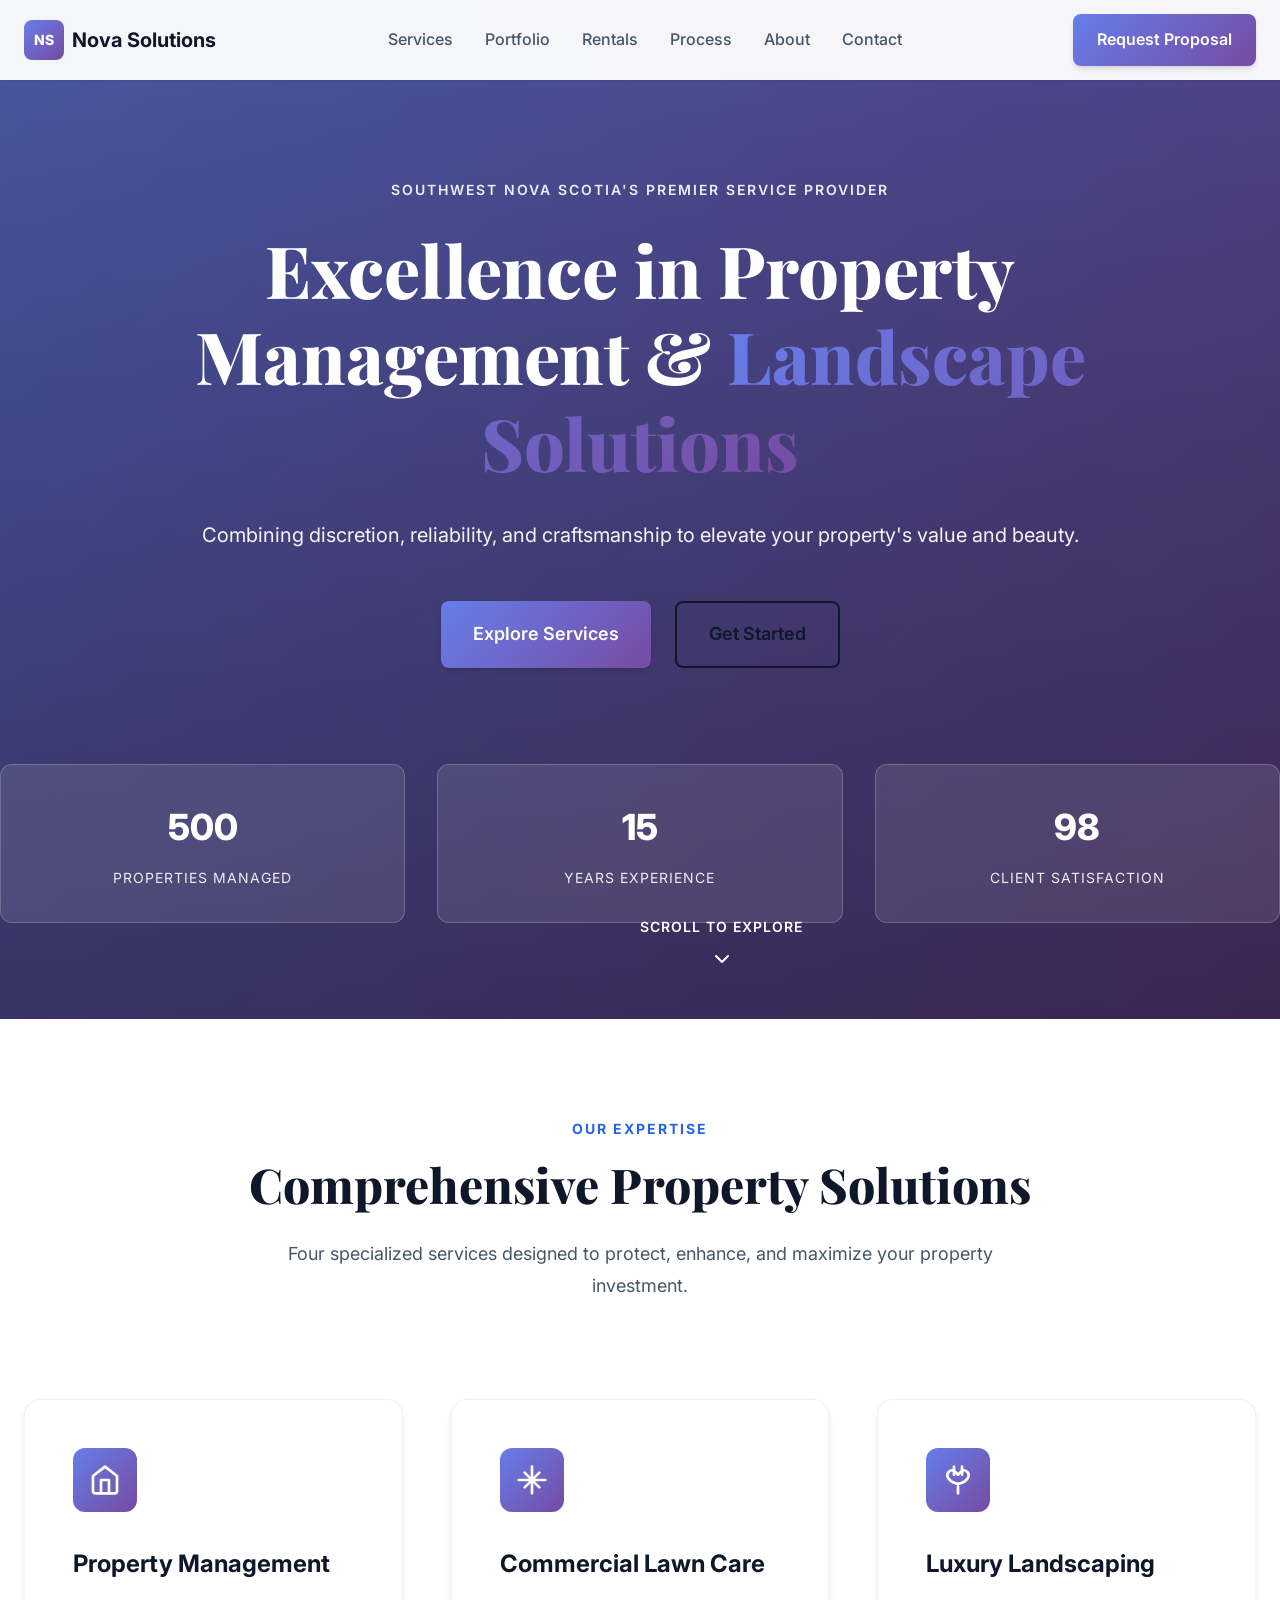
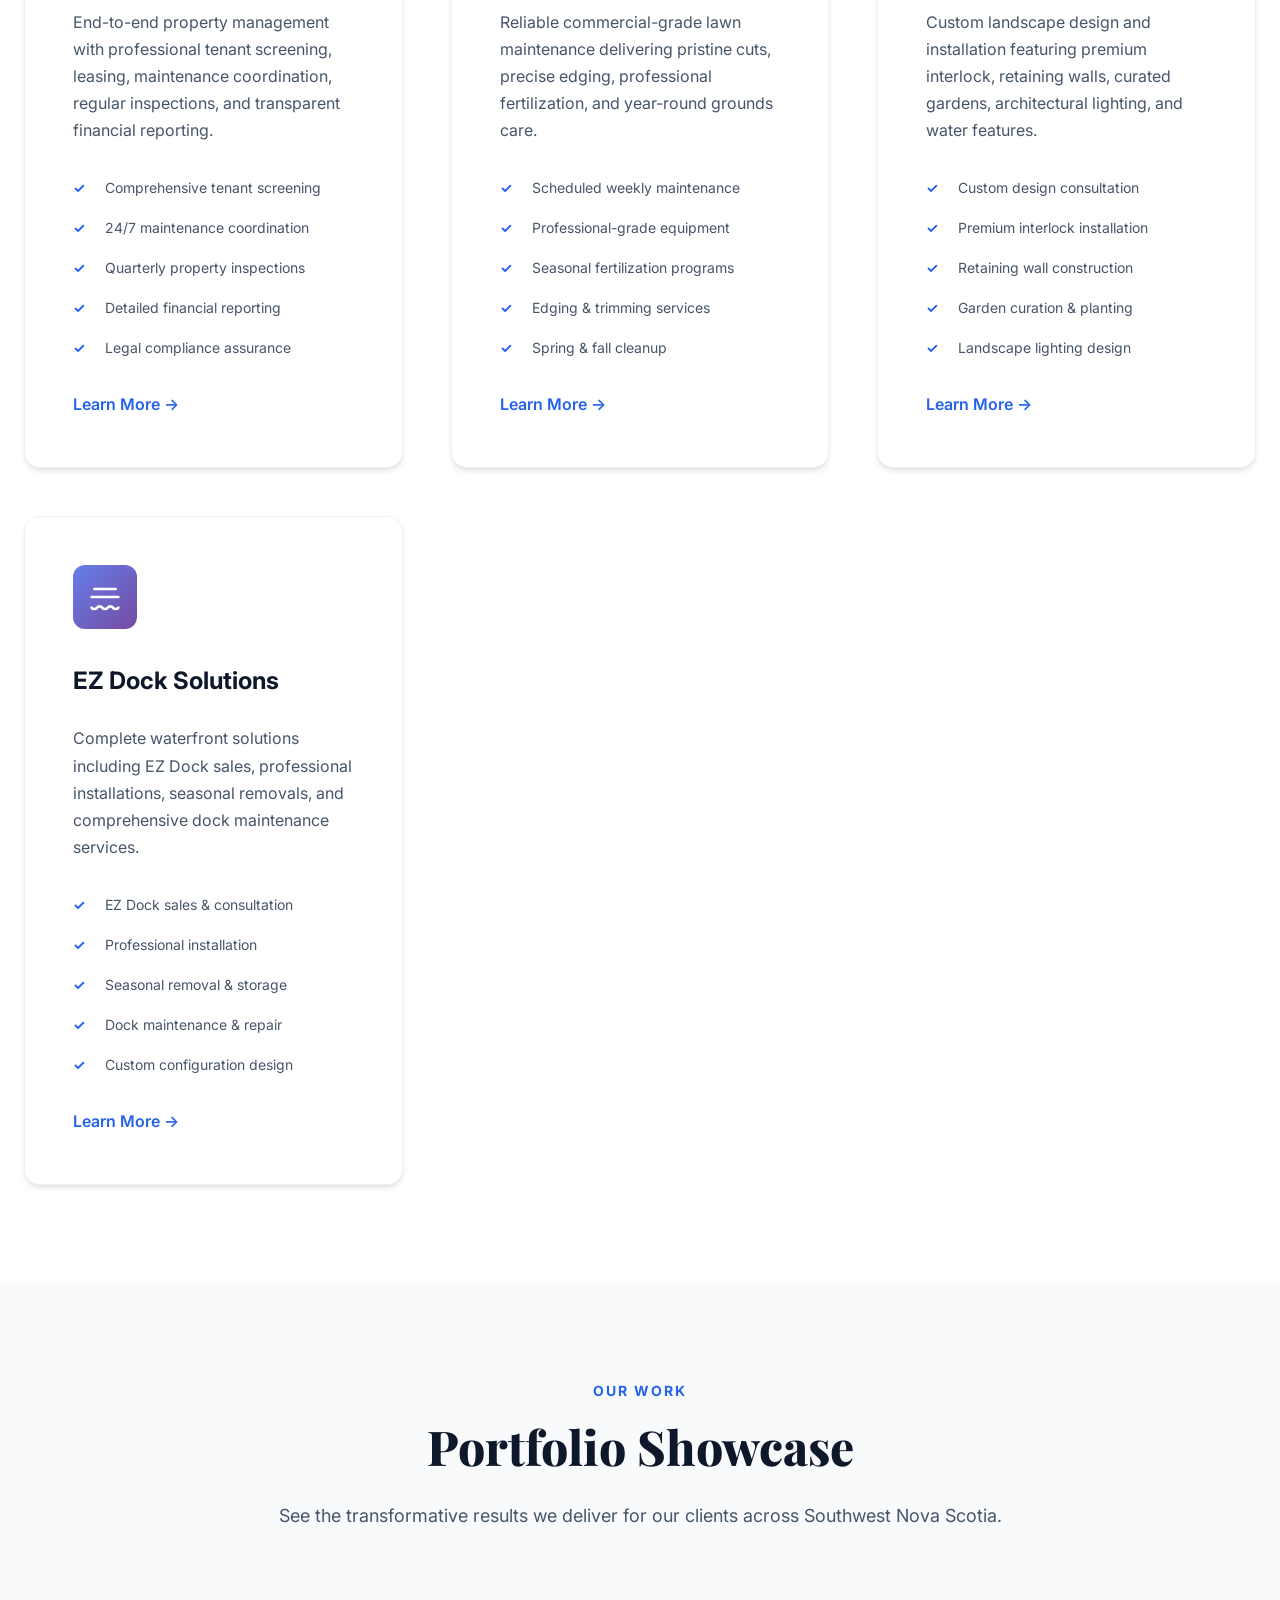
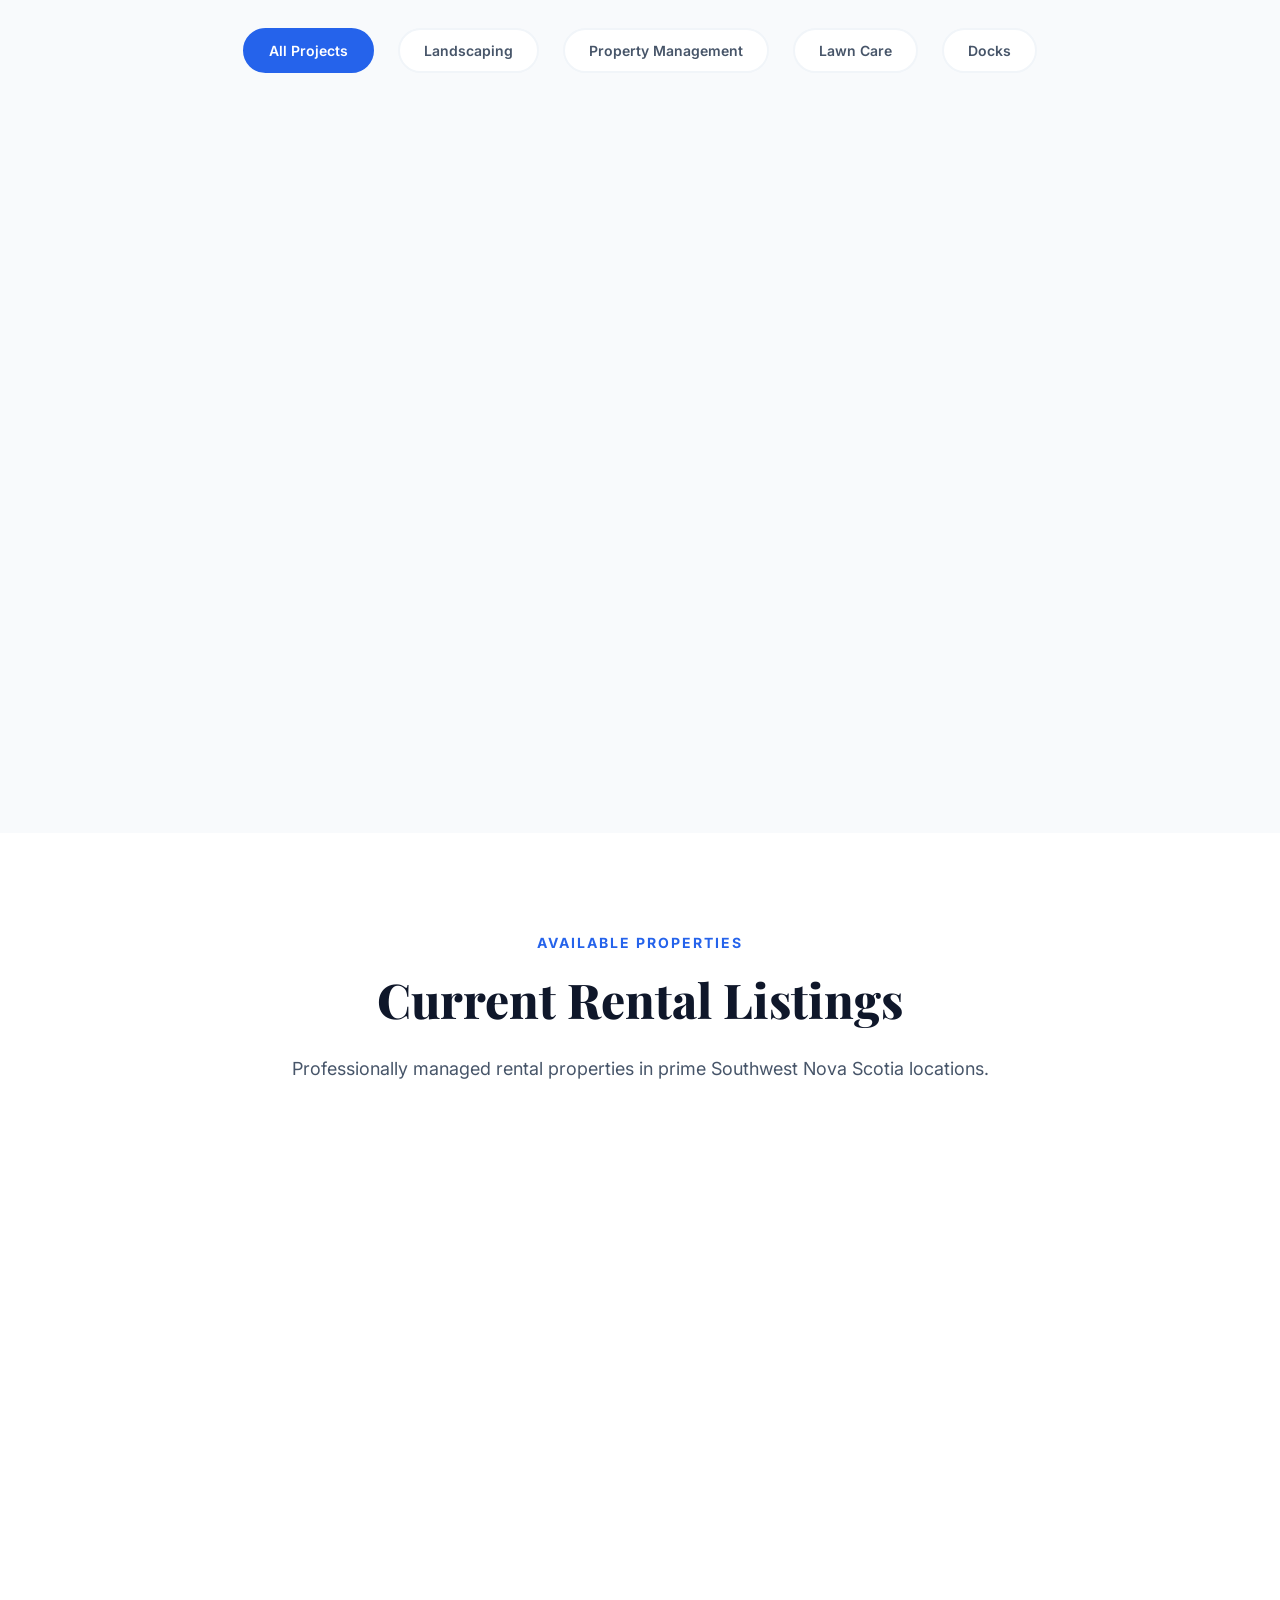
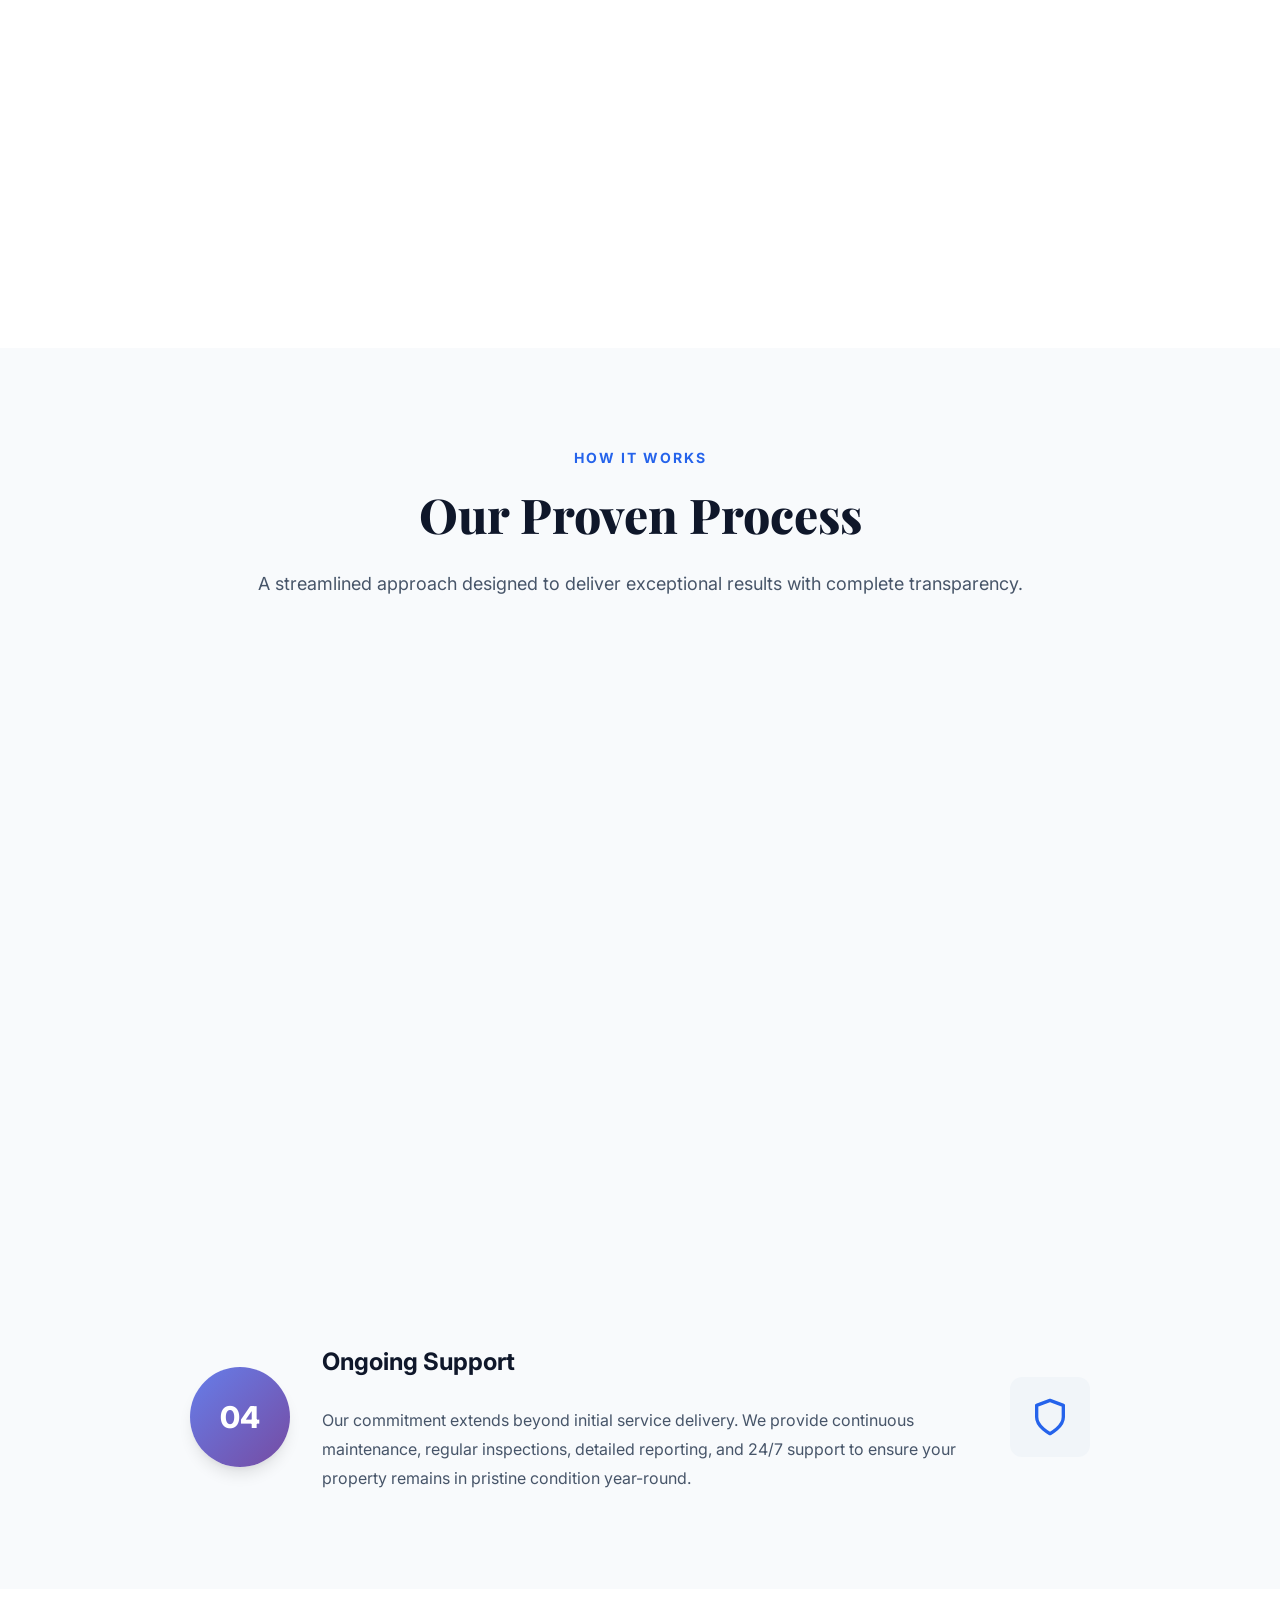
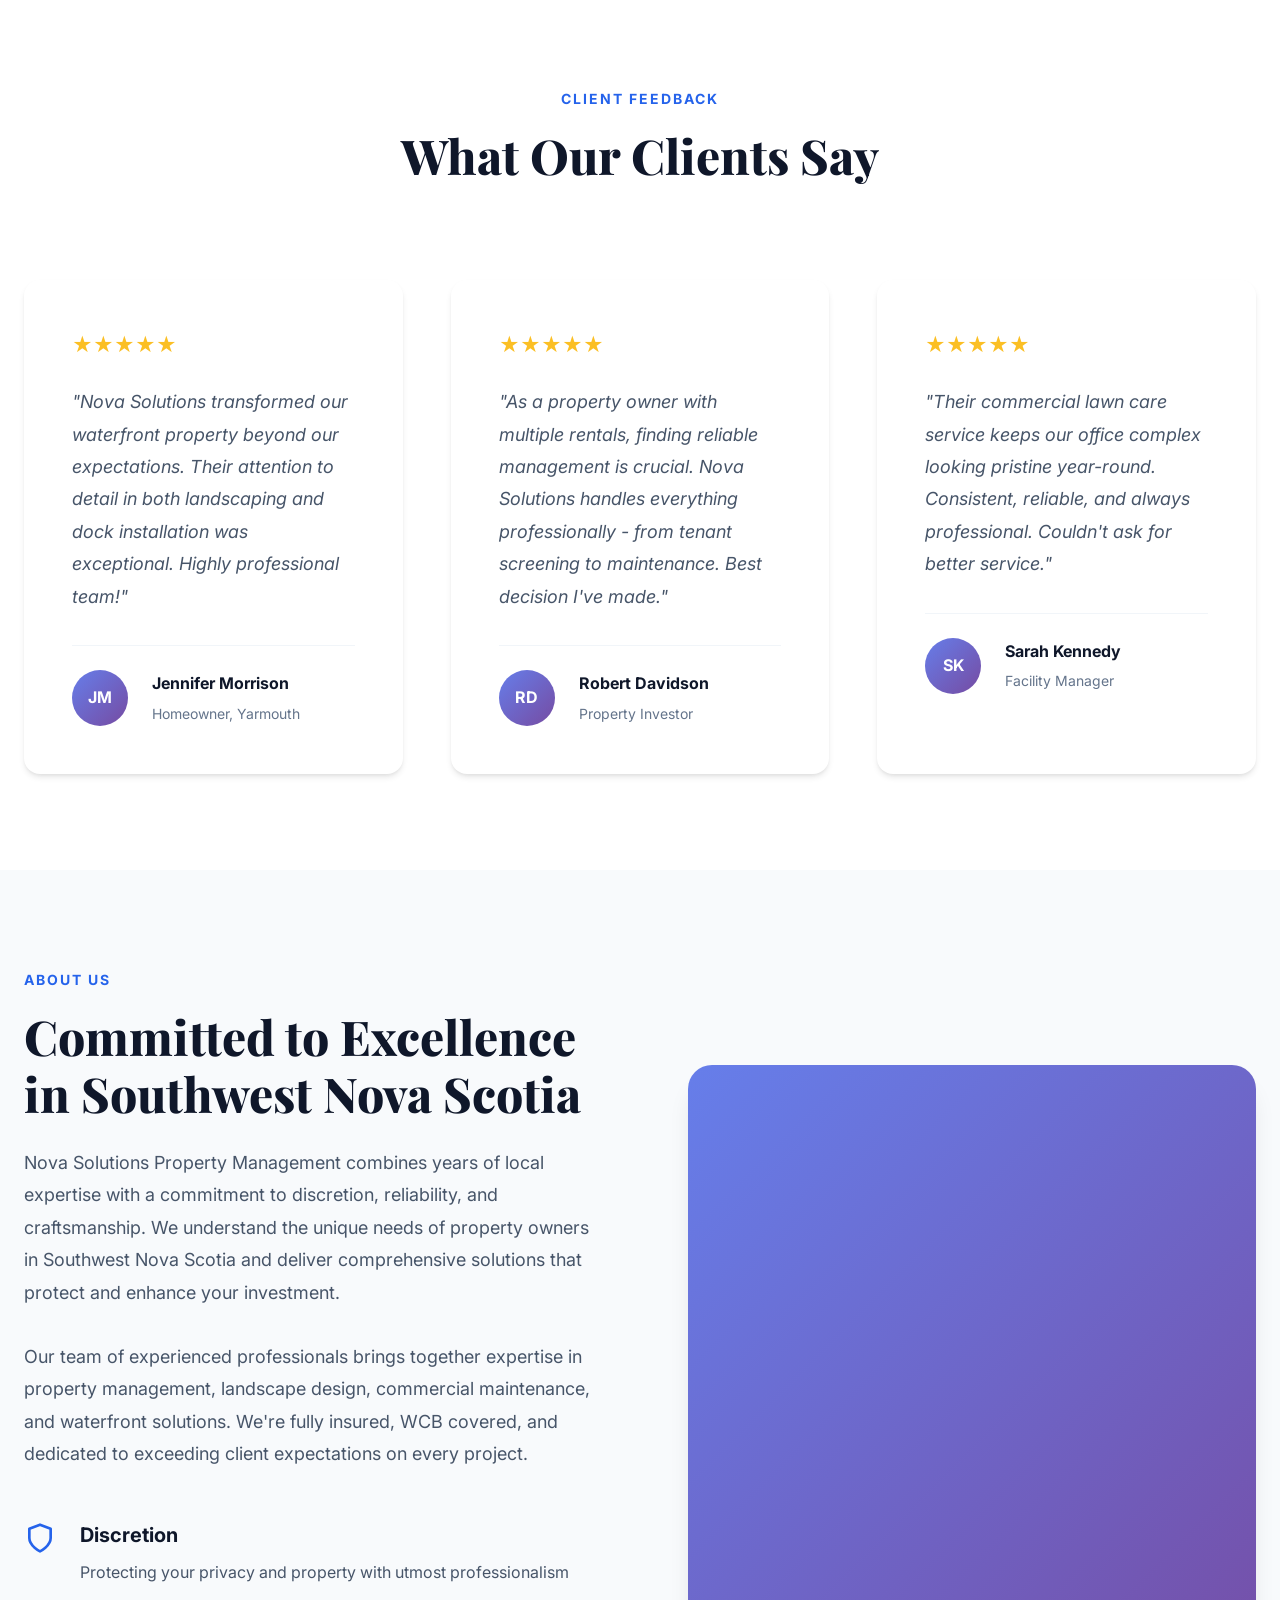
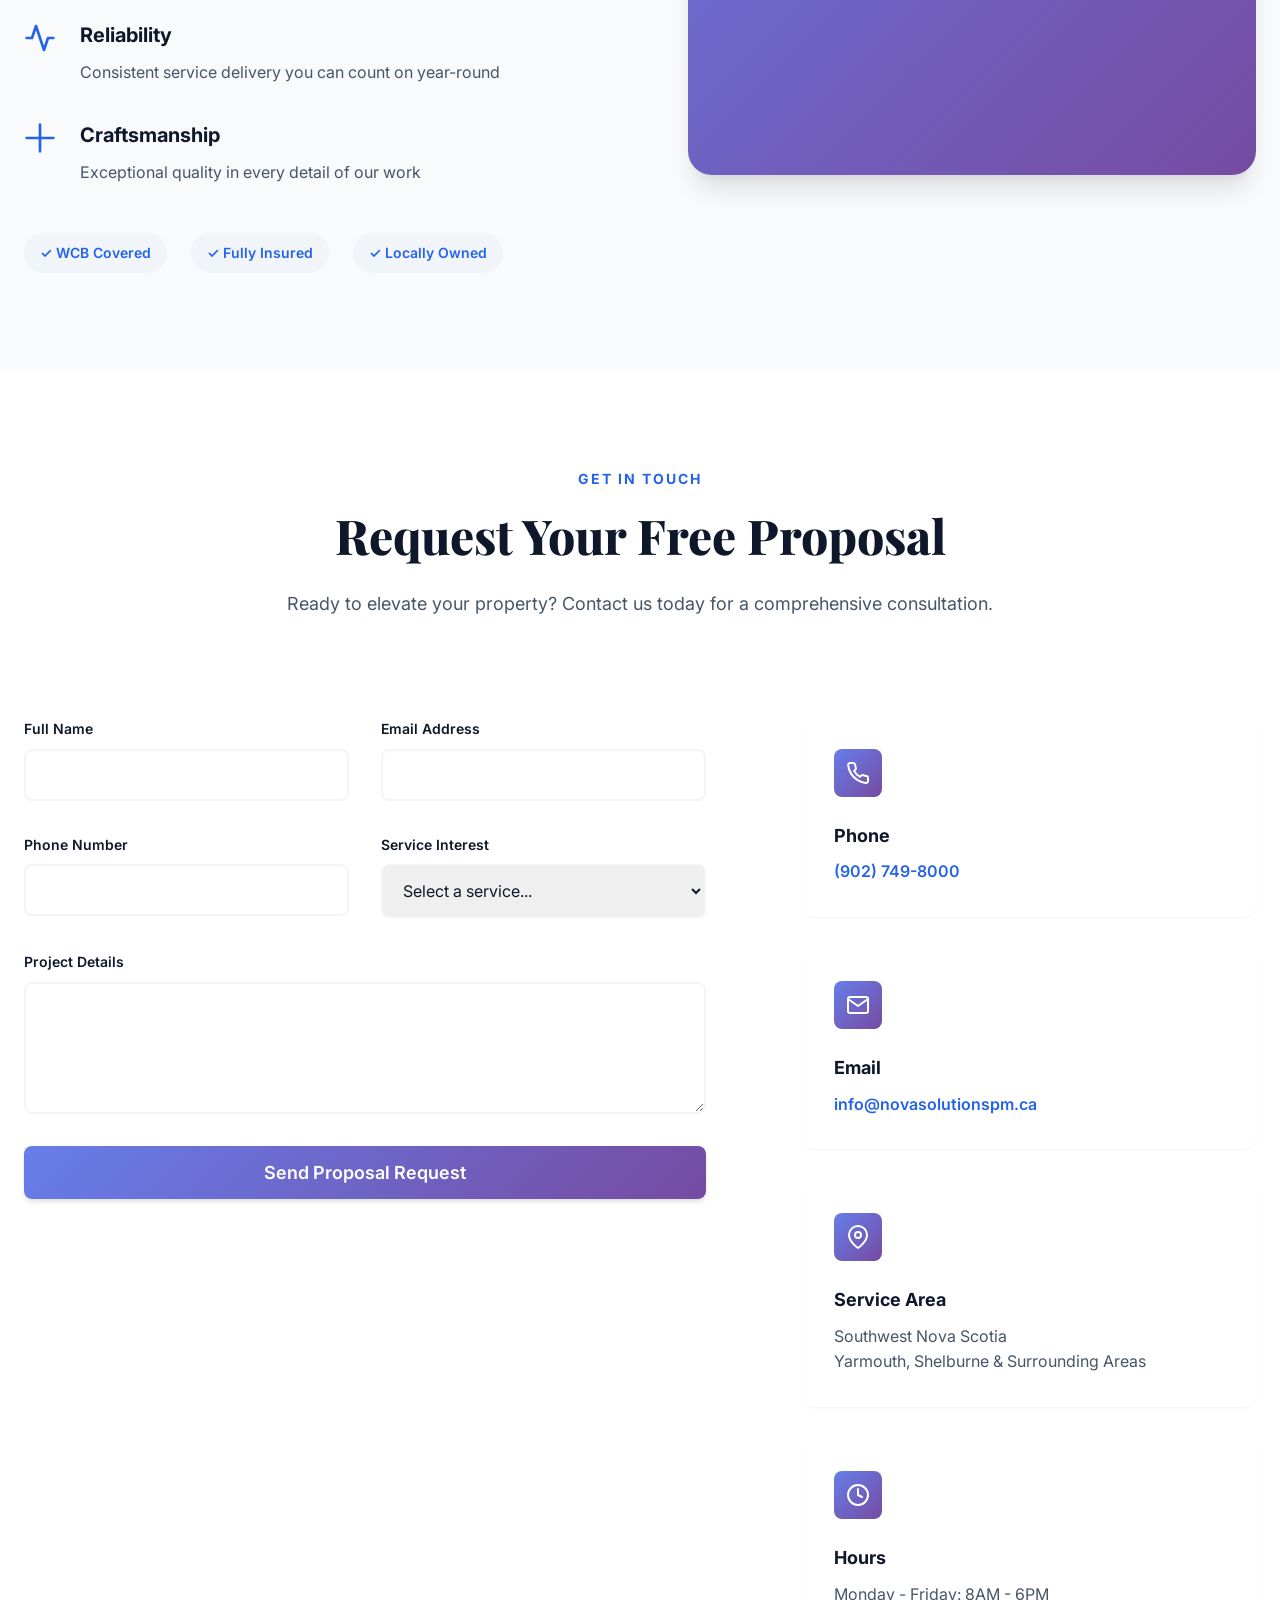
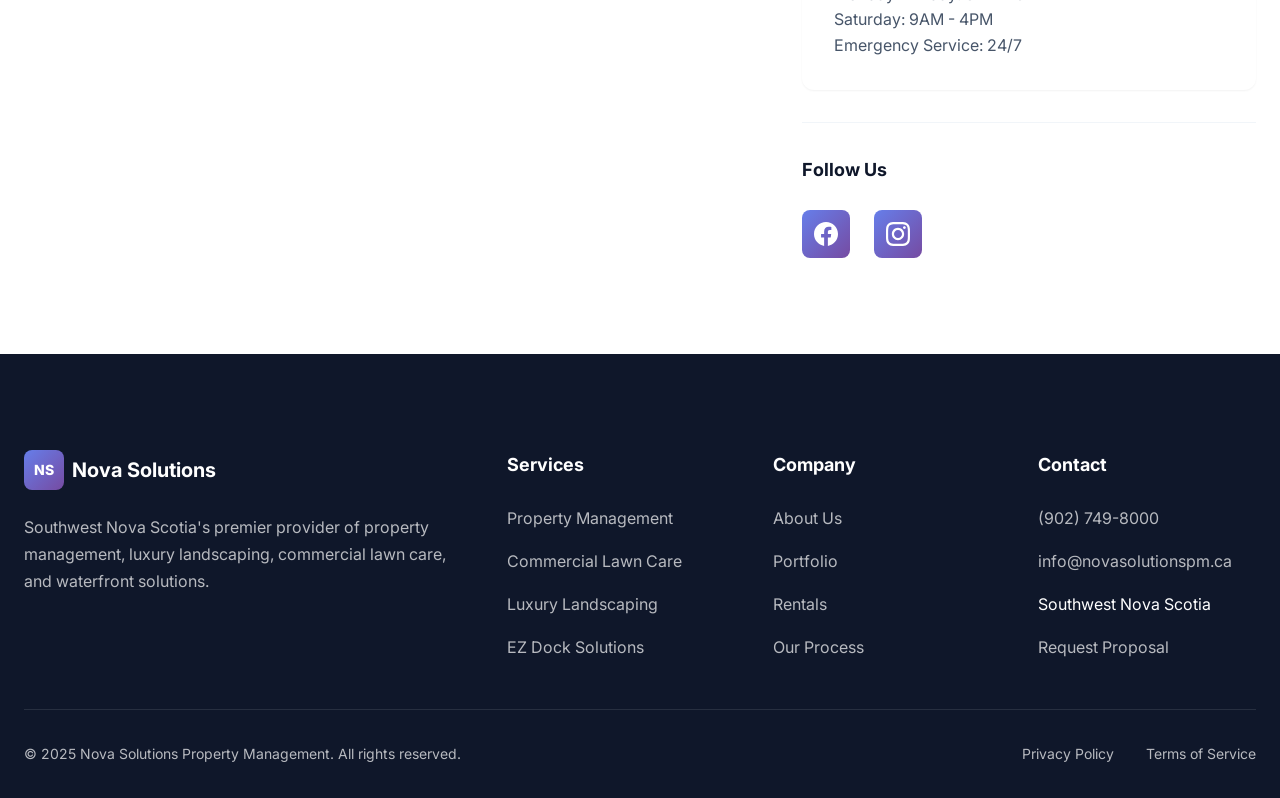
<file: index.html>
<!DOCTYPE html>
<html lang="en">
<head>
    <meta charset="UTF-8">
    <meta name="viewport" content="width=device-width, initial-scale=1.0">
    <meta name="description" content="Nova Solutions Property Management - Premier property management, luxury landscaping, commercial lawn care, and EZ Dock solutions in Southwest Nova Scotia.">
    <meta name="keywords" content="property management, luxury landscaping, commercial lawn care, EZ Dock, Southwest Nova Scotia">
    <meta name="author" content="Nova Solutions Property Management">
    <title>Nova Solutions Property Management | Premier Property & Landscape Services</title>

    <!-- Fonts -->
    <link rel="preconnect" href="https://fonts.googleapis.com">
    <link rel="preconnect" href="https://fonts.gstatic.com" crossorigin>
    <link href="https://fonts.googleapis.com/css2?family=Inter:wght@300;400;500;600;700;800&family=Playfair+Display:wght@600;700;800&display=swap" rel="stylesheet">

    <!-- Styles -->
    <link rel="stylesheet" href="css/styles.css">
    <link rel="stylesheet" href="css/print.css" media="print">

    <!-- Favicon -->
    <link rel="icon" type="image/svg+xml" href="favicon.svg">

    <!-- PWA Manifest -->
    <link rel="manifest" href="manifest.json">
    <meta name="theme-color" content="#667eea">

    <!-- Open Graph / Facebook -->
    <meta property="og:type" content="website">
    <meta property="og:url" content="https://novasolutionspropertymanagement.com/">
    <meta property="og:title" content="Nova Solutions Property Management | Premier Property & Landscape Services">
    <meta property="og:description" content="Southwest Nova Scotia's premier provider of property management, luxury landscaping, commercial lawn care, and EZ Dock solutions.">
    <meta property="og:image" content="https://novasolutionspropertymanagement.com/favicon.svg">

    <!-- Twitter -->
    <meta property="twitter:card" content="summary_large_image">
    <meta property="twitter:url" content="https://novasolutionspropertymanagement.com/">
    <meta property="twitter:title" content="Nova Solutions Property Management | Premier Property & Landscape Services">
    <meta property="twitter:description" content="Southwest Nova Scotia's premier provider of property management, luxury landscaping, commercial lawn care, and EZ Dock solutions.">
    <meta property="twitter:image" content="https://novasolutionspropertymanagement.com/favicon.svg">
</head>
<body>
    <!-- Header -->
    <header class="header" id="header">
        <nav class="nav container">
            <a href="#" class="nav__logo">
                <span class="logo__icon">NS</span>
                <span class="logo__text">Nova Solutions</span>
            </a>

            <div class="nav__menu" id="nav-menu">
                <ul class="nav__list">
                    <li class="nav__item">
                        <a href="#services" class="nav__link">Services</a>
                    </li>
                    <li class="nav__item">
                        <a href="#portfolio" class="nav__link">Portfolio</a>
                    </li>
                    <li class="nav__item">
                        <a href="#rentals" class="nav__link">Rentals</a>
                    </li>
                    <li class="nav__item">
                        <a href="#process" class="nav__link">Process</a>
                    </li>
                    <li class="nav__item">
                        <a href="#about" class="nav__link">About</a>
                    </li>
                    <li class="nav__item">
                        <a href="#contact" class="nav__link">Contact</a>
                    </li>
                </ul>
                <div class="nav__close" id="nav-close">
                    <svg xmlns="http://www.w3.org/2000/svg" viewBox="0 0 24 24" fill="none" stroke="currentColor" stroke-width="2" stroke-linecap="round" stroke-linejoin="round">
                        <line x1="18" y1="6" x2="6" y2="18"></line>
                        <line x1="6" y1="6" x2="18" y2="18"></line>
                    </svg>
                </div>
            </div>

            <div class="nav__actions">
                <a href="#contact" class="btn btn--primary">Request Proposal</a>
                <div class="nav__toggle" id="nav-toggle">
                    <svg xmlns="http://www.w3.org/2000/svg" viewBox="0 0 24 24" fill="none" stroke="currentColor" stroke-width="2" stroke-linecap="round" stroke-linejoin="round">
                        <line x1="3" y1="12" x2="21" y2="12"></line>
                        <line x1="3" y1="6" x2="21" y2="6"></line>
                        <line x1="3" y1="18" x2="21" y2="18"></line>
                    </svg>
                </div>
            </div>
        </nav>
    </header>

    <!-- Hero Section -->
    <section class="hero" id="hero">
        <div class="hero__background">
            <div class="hero__overlay"></div>
        </div>
        <div class="hero__content container">
            <div class="hero__text">
                <span class="hero__subtitle" data-animate>Southwest Nova Scotia's Premier Service Provider</span>
                <h1 class="hero__title" data-animate>
                    Excellence in Property Management & <span class="gradient-text">Landscape Solutions</span>
                </h1>
                <p class="hero__description" data-animate>
                    Combining discretion, reliability, and craftsmanship to elevate your property's value and beauty.
                </p>
                <div class="hero__buttons" data-animate>
                    <a href="#services" class="btn btn--primary btn--large">Explore Services</a>
                    <a href="#contact" class="btn btn--secondary btn--large">Get Started</a>
                </div>
            </div>
            <div class="hero__stats" data-animate>
                <div class="stat">
                    <span class="stat__number">500+</span>
                    <span class="stat__label">Properties Managed</span>
                </div>
                <div class="stat">
                    <span class="stat__number">15+</span>
                    <span class="stat__label">Years Experience</span>
                </div>
                <div class="stat">
                    <span class="stat__number">98%</span>
                    <span class="stat__label">Client Satisfaction</span>
                </div>
            </div>
        </div>
        <div class="hero__scroll">
            <a href="#services" class="scroll-indicator">
                <span>Scroll to explore</span>
                <svg xmlns="http://www.w3.org/2000/svg" viewBox="0 0 24 24" fill="none" stroke="currentColor" stroke-width="2" stroke-linecap="round" stroke-linejoin="round">
                    <polyline points="6 9 12 15 18 9"></polyline>
                </svg>
            </a>
        </div>
    </section>

    <!-- Services Section -->
    <section class="services section" id="services">
        <div class="container">
            <div class="section__header">
                <span class="section__subtitle">Our Expertise</span>
                <h2 class="section__title">Comprehensive Property Solutions</h2>
                <p class="section__description">
                    Four specialized services designed to protect, enhance, and maximize your property investment.
                </p>
            </div>

            <div class="services__grid">
                <!-- Property Management -->
                <article class="service-card" data-animate>
                    <div class="service-card__icon">
                        <svg xmlns="http://www.w3.org/2000/svg" viewBox="0 0 24 24" fill="none" stroke="currentColor" stroke-width="2" stroke-linecap="round" stroke-linejoin="round">
                            <path d="M3 9l9-7 9 7v11a2 2 0 0 1-2 2H5a2 2 0 0 1-2-2z"></path>
                            <polyline points="9 22 9 12 15 12 15 22"></polyline>
                        </svg>
                    </div>
                    <h3 class="service-card__title">Property Management</h3>
                    <p class="service-card__description">
                        End-to-end property management with professional tenant screening, leasing, maintenance coordination, regular inspections, and transparent financial reporting.
                    </p>
                    <ul class="service-card__features">
                        <li>Comprehensive tenant screening</li>
                        <li>24/7 maintenance coordination</li>
                        <li>Quarterly property inspections</li>
                        <li>Detailed financial reporting</li>
                        <li>Legal compliance assurance</li>
                    </ul>
                    <a href="#contact" class="service-card__link">Learn More →</a>
                </article>

                <!-- Commercial Lawn Care -->
                <article class="service-card" data-animate>
                    <div class="service-card__icon">
                        <svg xmlns="http://www.w3.org/2000/svg" viewBox="0 0 24 24" fill="none" stroke="currentColor" stroke-width="2" stroke-linecap="round" stroke-linejoin="round">
                            <path d="M12 2v20"></path>
                            <path d="M2 12h20"></path>
                            <path d="m6.5 6.5 11 11"></path>
                            <path d="m17.5 6.5-11 11"></path>
                        </svg>
                    </div>
                    <h3 class="service-card__title">Commercial Lawn Care</h3>
                    <p class="service-card__description">
                        Reliable commercial-grade lawn maintenance delivering pristine cuts, precise edging, professional fertilization, and year-round grounds care.
                    </p>
                    <ul class="service-card__features">
                        <li>Scheduled weekly maintenance</li>
                        <li>Professional-grade equipment</li>
                        <li>Seasonal fertilization programs</li>
                        <li>Edging & trimming services</li>
                        <li>Spring & fall cleanup</li>
                    </ul>
                    <a href="#contact" class="service-card__link">Learn More →</a>
                </article>

                <!-- Luxury Landscaping -->
                <article class="service-card" data-animate>
                    <div class="service-card__icon">
                        <svg xmlns="http://www.w3.org/2000/svg" viewBox="0 0 24 24" fill="none" stroke="currentColor" stroke-width="2" stroke-linecap="round" stroke-linejoin="round">
                            <path d="M12 22v-5"></path>
                            <path d="M9 8V2"></path>
                            <path d="M15 8V2"></path>
                            <path d="M12 8c3.5-4 5-4 7-2s1 5-2 7c-2 1.5-4 1.5-5 2"></path>
                            <path d="M12 8C8.5 4 7 4 5 6s-1 5 2 7c2 1.5 4 1.5 5 2"></path>
                        </svg>
                    </div>
                    <h3 class="service-card__title">Luxury Landscaping</h3>
                    <p class="service-card__description">
                        Custom landscape design and installation featuring premium interlock, retaining walls, curated gardens, architectural lighting, and water features.
                    </p>
                    <ul class="service-card__features">
                        <li>Custom design consultation</li>
                        <li>Premium interlock installation</li>
                        <li>Retaining wall construction</li>
                        <li>Garden curation & planting</li>
                        <li>Landscape lighting design</li>
                    </ul>
                    <a href="#contact" class="service-card__link">Learn More →</a>
                </article>

                <!-- EZ Dock Solutions -->
                <article class="service-card" data-animate>
                    <div class="service-card__icon">
                        <svg xmlns="http://www.w3.org/2000/svg" viewBox="0 0 24 24" fill="none" stroke="currentColor" stroke-width="2" stroke-linecap="round" stroke-linejoin="round">
                            <path d="M2 20a2.4 2.4 0 0 0 2 1 2.4 2.4 0 0 0 2-1 2.4 2.4 0 0 1 2-1 2.4 2.4 0 0 1 2 1 2.4 2.4 0 0 0 2 1 2.4 2.4 0 0 0 2-1 2.4 2.4 0 0 1 2-1 2.4 2.4 0 0 1 2 1 2.4 2.4 0 0 0 2 1 2.4 2.4 0 0 0 2-1"></path>
                            <path d="M2 12h20"></path>
                            <path d="M4 6h16"></path>
                        </svg>
                    </div>
                    <h3 class="service-card__title">EZ Dock Solutions</h3>
                    <p class="service-card__description">
                        Complete waterfront solutions including EZ Dock sales, professional installations, seasonal removals, and comprehensive dock maintenance services.
                    </p>
                    <ul class="service-card__features">
                        <li>EZ Dock sales & consultation</li>
                        <li>Professional installation</li>
                        <li>Seasonal removal & storage</li>
                        <li>Dock maintenance & repair</li>
                        <li>Custom configuration design</li>
                    </ul>
                    <a href="#contact" class="service-card__link">Learn More →</a>
                </article>
            </div>
        </div>
    </section>

    <!-- Portfolio Section -->
    <section class="portfolio section" id="portfolio">
        <div class="container">
            <div class="section__header">
                <span class="section__subtitle">Our Work</span>
                <h2 class="section__title">Portfolio Showcase</h2>
                <p class="section__description">
                    See the transformative results we deliver for our clients across Southwest Nova Scotia.
                </p>
            </div>

            <div class="portfolio__filters">
                <button class="filter-btn active" data-filter="all">All Projects</button>
                <button class="filter-btn" data-filter="landscaping">Landscaping</button>
                <button class="filter-btn" data-filter="property">Property Management</button>
                <button class="filter-btn" data-filter="lawn">Lawn Care</button>
                <button class="filter-btn" data-filter="dock">Docks</button>
            </div>

            <div class="portfolio__grid">
                <!-- Portfolio Item 1 -->
                <article class="portfolio-item" data-category="landscaping" data-animate>
                    <div class="portfolio-item__image">
                        <div class="placeholder-image" style="background: linear-gradient(135deg, #667eea 0%, #764ba2 100%);"></div>
                        <div class="portfolio-item__overlay">
                            <div class="portfolio-item__info">
                                <h3>Luxury Waterfront Transformation</h3>
                                <p>Complete landscape redesign with premium interlock and lighting</p>
                                <span class="portfolio-item__tag">Landscaping</span>
                            </div>
                        </div>
                    </div>
                </article>

                <!-- Portfolio Item 2 -->
                <article class="portfolio-item" data-category="property" data-animate>
                    <div class="portfolio-item__image">
                        <div class="placeholder-image" style="background: linear-gradient(135deg, #f093fb 0%, #f5576c 100%);"></div>
                        <div class="portfolio-item__overlay">
                            <div class="portfolio-item__info">
                                <h3>Multi-Unit Property Management</h3>
                                <p>12-unit residential complex with full-service management</p>
                                <span class="portfolio-item__tag">Property Management</span>
                            </div>
                        </div>
                    </div>
                </article>

                <!-- Portfolio Item 3 -->
                <article class="portfolio-item" data-category="dock" data-animate>
                    <div class="portfolio-item__image">
                        <div class="placeholder-image" style="background: linear-gradient(135deg, #4facfe 0%, #00f2fe 100%);"></div>
                        <div class="portfolio-item__overlay">
                            <div class="portfolio-item__info">
                                <h3>Custom EZ Dock Installation</h3>
                                <p>Premium waterfront dock system with kayak launches</p>
                                <span class="portfolio-item__tag">Docks</span>
                            </div>
                        </div>
                    </div>
                </article>

                <!-- Portfolio Item 4 -->
                <article class="portfolio-item" data-category="landscaping" data-animate>
                    <div class="portfolio-item__image">
                        <div class="placeholder-image" style="background: linear-gradient(135deg, #43e97b 0%, #38f9d7 100%);"></div>
                        <div class="portfolio-item__overlay">
                            <div class="portfolio-item__info">
                                <h3>Retaining Wall & Garden Design</h3>
                                <p>Tiered garden with custom stone retaining walls</p>
                                <span class="portfolio-item__tag">Landscaping</span>
                            </div>
                        </div>
                    </div>
                </article>

                <!-- Portfolio Item 5 -->
                <article class="portfolio-item" data-category="lawn" data-animate>
                    <div class="portfolio-item__image">
                        <div class="placeholder-image" style="background: linear-gradient(135deg, #fa709a 0%, #fee140 100%);"></div>
                        <div class="portfolio-item__overlay">
                            <div class="portfolio-item__info">
                                <h3>Commercial Property Maintenance</h3>
                                <p>Year-round lawn care for office complex</p>
                                <span class="portfolio-item__tag">Lawn Care</span>
                            </div>
                        </div>
                    </div>
                </article>

                <!-- Portfolio Item 6 -->
                <article class="portfolio-item" data-category="landscaping" data-animate>
                    <div class="portfolio-item__image">
                        <div class="placeholder-image" style="background: linear-gradient(135deg, #30cfd0 0%, #330867 100%);"></div>
                        <div class="portfolio-item__overlay">
                            <div class="portfolio-item__info">
                                <h3>Landscape Lighting Installation</h3>
                                <p>Architectural lighting for enhanced evening ambiance</p>
                                <span class="portfolio-item__tag">Landscaping</span>
                            </div>
                        </div>
                    </div>
                </article>
            </div>
        </div>
    </section>

    <!-- Rentals Section -->
    <section class="rentals section" id="rentals">
        <div class="container">
            <div class="section__header">
                <span class="section__subtitle">Available Properties</span>
                <h2 class="section__title">Current Rental Listings</h2>
                <p class="section__description">
                    Professionally managed rental properties in prime Southwest Nova Scotia locations.
                </p>
            </div>

            <div class="rentals__grid">
                <!-- Rental Property 1 -->
                <article class="rental-card" data-animate>
                    <div class="rental-card__image">
                        <div class="placeholder-image" style="background: linear-gradient(135deg, #667eea 0%, #764ba2 100%);"></div>
                        <div class="rental-card__badge">Available Now</div>
                    </div>
                    <div class="rental-card__content">
                        <div class="rental-card__header">
                            <h3 class="rental-card__title">Waterfront Executive Home</h3>
                            <span class="rental-card__price">$2,800/mo</span>
                        </div>
                        <p class="rental-card__location">Yarmouth, NS</p>
                        <div class="rental-card__features">
                            <span><svg xmlns="http://www.w3.org/2000/svg" viewBox="0 0 24 24" fill="none" stroke="currentColor" stroke-width="2"><path d="M3 9l9-7 9 7v11a2 2 0 0 1-2 2H5a2 2 0 0 1-2-2z"></path></svg> 4 Bed</span>
                            <span><svg xmlns="http://www.w3.org/2000/svg" viewBox="0 0 24 24" fill="none" stroke="currentColor" stroke-width="2"><circle cx="12" cy="12" r="10"></circle></svg> 3 Bath</span>
                            <span><svg xmlns="http://www.w3.org/2000/svg" viewBox="0 0 24 24" fill="none" stroke="currentColor" stroke-width="2"><rect x="3" y="3" width="18" height="18" rx="2"></rect></svg> 2,400 sqft</span>
                        </div>
                        <p class="rental-card__description">
                            Stunning waterfront property with private dock access, modern kitchen, and panoramic ocean views.
                        </p>
                        <a href="#contact" class="btn btn--outline">Schedule Viewing</a>
                    </div>
                </article>

                <!-- Rental Property 2 -->
                <article class="rental-card" data-animate>
                    <div class="rental-card__image">
                        <div class="placeholder-image" style="background: linear-gradient(135deg, #f093fb 0%, #f5576c 100%);"></div>
                        <div class="rental-card__badge rental-card__badge--coming">Coming Soon</div>
                    </div>
                    <div class="rental-card__content">
                        <div class="rental-card__header">
                            <h3 class="rental-card__title">Downtown Modern Apartment</h3>
                            <span class="rental-card__price">$1,400/mo</span>
                        </div>
                        <p class="rental-card__location">Yarmouth, NS</p>
                        <div class="rental-card__features">
                            <span><svg xmlns="http://www.w3.org/2000/svg" viewBox="0 0 24 24" fill="none" stroke="currentColor" stroke-width="2"><path d="M3 9l9-7 9 7v11a2 2 0 0 1-2 2H5a2 2 0 0 1-2-2z"></path></svg> 2 Bed</span>
                            <span><svg xmlns="http://www.w3.org/2000/svg" viewBox="0 0 24 24" fill="none" stroke="currentColor" stroke-width="2"><circle cx="12" cy="12" r="10"></circle></svg> 1 Bath</span>
                            <span><svg xmlns="http://www.w3.org/2000/svg" viewBox="0 0 24 24" fill="none" stroke="currentColor" stroke-width="2"><rect x="3" y="3" width="18" height="18" rx="2"></rect></svg> 900 sqft</span>
                        </div>
                        <p class="rental-card__description">
                            Updated apartment in the heart of downtown with modern finishes and included parking.
                        </p>
                        <a href="#contact" class="btn btn--outline">Get Notified</a>
                    </div>
                </article>

                <!-- Rental Property 3 -->
                <article class="rental-card" data-animate>
                    <div class="rental-card__image">
                        <div class="placeholder-image" style="background: linear-gradient(135deg, #4facfe 0%, #00f2fe 100%);"></div>
                        <div class="rental-card__badge">Available Now</div>
                    </div>
                    <div class="rental-card__content">
                        <div class="rental-card__header">
                            <h3 class="rental-card__title">Family Home with Yard</h3>
                            <span class="rental-card__price">$1,950/mo</span>
                        </div>
                        <p class="rental-card__location">Shelburne, NS</p>
                        <div class="rental-card__features">
                            <span><svg xmlns="http://www.w3.org/2000/svg" viewBox="0 0 24 24" fill="none" stroke="currentColor" stroke-width="2"><path d="M3 9l9-7 9 7v11a2 2 0 0 1-2 2H5a2 2 0 0 1-2-2z"></path></svg> 3 Bed</span>
                            <span><svg xmlns="http://www.w3.org/2000/svg" viewBox="0 0 24 24" fill="none" stroke="currentColor" stroke-width="2"><circle cx="12" cy="12" r="10"></circle></svg> 2 Bath</span>
                            <span><svg xmlns="http://www.w3.org/2000/svg" viewBox="0 0 24 24" fill="none" stroke="currentColor" stroke-width="2"><rect x="3" y="3" width="18" height="18" rx="2"></rect></svg> 1,600 sqft</span>
                        </div>
                        <p class="rental-card__description">
                            Spacious family home with large backyard, deck, and close to schools and amenities.
                        </p>
                        <a href="#contact" class="btn btn--outline">Schedule Viewing</a>
                    </div>
                </article>
            </div>
        </div>
    </section>

    <!-- Process Section -->
    <section class="process section" id="process">
        <div class="container">
            <div class="section__header">
                <span class="section__subtitle">How It Works</span>
                <h2 class="section__title">Our Proven Process</h2>
                <p class="section__description">
                    A streamlined approach designed to deliver exceptional results with complete transparency.
                </p>
            </div>

            <div class="process__timeline">
                <article class="process-step" data-animate>
                    <div class="process-step__number">01</div>
                    <div class="process-step__content">
                        <h3 class="process-step__title">Initial Consultation</h3>
                        <p class="process-step__description">
                            We begin with a comprehensive assessment of your property and specific needs. Our team visits your location to understand your goals, evaluate existing conditions, and identify opportunities for enhancement.
                        </p>
                    </div>
                    <div class="process-step__icon">
                        <svg xmlns="http://www.w3.org/2000/svg" viewBox="0 0 24 24" fill="none" stroke="currentColor" stroke-width="2" stroke-linecap="round" stroke-linejoin="round">
                            <path d="M17 21v-2a4 4 0 0 0-4-4H5a4 4 0 0 0-4 4v2"></path>
                            <circle cx="9" cy="7" r="4"></circle>
                            <path d="M23 21v-2a4 4 0 0 0-3-3.87"></path>
                            <path d="M16 3.13a4 4 0 0 1 0 7.75"></path>
                        </svg>
                    </div>
                </article>

                <article class="process-step" data-animate>
                    <div class="process-step__number">02</div>
                    <div class="process-step__content">
                        <h3 class="process-step__title">Custom Proposal</h3>
                        <p class="process-step__description">
                            Receive a detailed, transparent proposal outlining our recommended services, timelines, and investment. We provide clear pricing with no hidden fees, along with a customized service plan tailored to your property.
                        </p>
                    </div>
                    <div class="process-step__icon">
                        <svg xmlns="http://www.w3.org/2000/svg" viewBox="0 0 24 24" fill="none" stroke="currentColor" stroke-width="2" stroke-linecap="round" stroke-linejoin="round">
                            <path d="M14 2H6a2 2 0 0 0-2 2v16a2 2 0 0 0 2 2h12a2 2 0 0 0 2-2V8z"></path>
                            <polyline points="14 2 14 8 20 8"></polyline>
                            <line x1="16" y1="13" x2="8" y2="13"></line>
                            <line x1="16" y1="17" x2="8" y2="17"></line>
                            <polyline points="10 9 9 9 8 9"></polyline>
                        </svg>
                    </div>
                </article>

                <article class="process-step" data-animate>
                    <div class="process-step__number">03</div>
                    <div class="process-step__content">
                        <h3 class="process-step__title">Professional Execution</h3>
                        <p class="process-step__description">
                            Our experienced team executes the approved plan with precision and attention to detail. We maintain open communication throughout, providing regular updates and ensuring minimal disruption to your daily operations.
                        </p>
                    </div>
                    <div class="process-step__icon">
                        <svg xmlns="http://www.w3.org/2000/svg" viewBox="0 0 24 24" fill="none" stroke="currentColor" stroke-width="2" stroke-linecap="round" stroke-linejoin="round">
                            <path d="M14.7 6.3a1 1 0 0 0 0 1.4l1.6 1.6a1 1 0 0 0 1.4 0l3.77-3.77a6 6 0 0 1-7.94 7.94l-6.91 6.91a2.12 2.12 0 0 1-3-3l6.91-6.91a6 6 0 0 1 7.94-7.94l-3.76 3.76z"></path>
                        </svg>
                    </div>
                </article>

                <article class="process-step" data-animate>
                    <div class="process-step__number">04</div>
                    <div class="process-step__content">
                        <h3 class="process-step__title">Ongoing Support</h3>
                        <p class="process-step__description">
                            Our commitment extends beyond initial service delivery. We provide continuous maintenance, regular inspections, detailed reporting, and 24/7 support to ensure your property remains in pristine condition year-round.
                        </p>
                    </div>
                    <div class="process-step__icon">
                        <svg xmlns="http://www.w3.org/2000/svg" viewBox="0 0 24 24" fill="none" stroke="currentColor" stroke-width="2" stroke-linecap="round" stroke-linejoin="round">
                            <path d="M12 22s8-4 8-10V5l-8-3-8 3v7c0 6 8 10 8 10z"></path>
                        </svg>
                    </div>
                </article>
            </div>
        </div>
    </section>

    <!-- Testimonials Section -->
    <section class="testimonials section">
        <div class="container">
            <div class="section__header">
                <span class="section__subtitle">Client Feedback</span>
                <h2 class="section__title">What Our Clients Say</h2>
            </div>

            <div class="testimonials__grid">
                <article class="testimonial-card" data-animate>
                    <div class="testimonial-card__stars">★★★★★</div>
                    <p class="testimonial-card__text">
                        "Nova Solutions transformed our waterfront property beyond our expectations. Their attention to detail in both landscaping and dock installation was exceptional. Highly professional team!"
                    </p>
                    <div class="testimonial-card__author">
                        <div class="testimonial-card__avatar">JM</div>
                        <div>
                            <h4 class="testimonial-card__name">Jennifer Morrison</h4>
                            <p class="testimonial-card__title">Homeowner, Yarmouth</p>
                        </div>
                    </div>
                </article>

                <article class="testimonial-card" data-animate>
                    <div class="testimonial-card__stars">★★★★★</div>
                    <p class="testimonial-card__text">
                        "As a property owner with multiple rentals, finding reliable management is crucial. Nova Solutions handles everything professionally - from tenant screening to maintenance. Best decision I've made."
                    </p>
                    <div class="testimonial-card__author">
                        <div class="testimonial-card__avatar">RD</div>
                        <div>
                            <h4 class="testimonial-card__name">Robert Davidson</h4>
                            <p class="testimonial-card__title">Property Investor</p>
                        </div>
                    </div>
                </article>

                <article class="testimonial-card" data-animate>
                    <div class="testimonial-card__stars">★★★★★</div>
                    <p class="testimonial-card__text">
                        "Their commercial lawn care service keeps our office complex looking pristine year-round. Consistent, reliable, and always professional. Couldn't ask for better service."
                    </p>
                    <div class="testimonial-card__author">
                        <div class="testimonial-card__avatar">SK</div>
                        <div>
                            <h4 class="testimonial-card__name">Sarah Kennedy</h4>
                            <p class="testimonial-card__title">Facility Manager</p>
                        </div>
                    </div>
                </article>
            </div>
        </div>
    </section>

    <!-- About Section -->
    <section class="about section" id="about">
        <div class="container">
            <div class="about__content">
                <div class="about__text" data-animate>
                    <span class="section__subtitle">About Us</span>
                    <h2 class="section__title">Committed to Excellence in Southwest Nova Scotia</h2>
                    <p class="about__description">
                        Nova Solutions Property Management combines years of local expertise with a commitment to discretion, reliability, and craftsmanship. We understand the unique needs of property owners in Southwest Nova Scotia and deliver comprehensive solutions that protect and enhance your investment.
                    </p>
                    <p class="about__description">
                        Our team of experienced professionals brings together expertise in property management, landscape design, commercial maintenance, and waterfront solutions. We're fully insured, WCB covered, and dedicated to exceeding client expectations on every project.
                    </p>
                    <div class="about__values">
                        <div class="value-item">
                            <svg xmlns="http://www.w3.org/2000/svg" viewBox="0 0 24 24" fill="none" stroke="currentColor" stroke-width="2" stroke-linecap="round" stroke-linejoin="round">
                                <path d="M12 22s8-4 8-10V5l-8-3-8 3v7c0 6 8 10 8 10z"></path>
                            </svg>
                            <div>
                                <h3>Discretion</h3>
                                <p>Protecting your privacy and property with utmost professionalism</p>
                            </div>
                        </div>
                        <div class="value-item">
                            <svg xmlns="http://www.w3.org/2000/svg" viewBox="0 0 24 24" fill="none" stroke="currentColor" stroke-width="2" stroke-linecap="round" stroke-linejoin="round">
                                <polyline points="22 12 18 12 15 21 9 3 6 12 2 12"></polyline>
                            </svg>
                            <div>
                                <h3>Reliability</h3>
                                <p>Consistent service delivery you can count on year-round</p>
                            </div>
                        </div>
                        <div class="value-item">
                            <svg xmlns="http://www.w3.org/2000/svg" viewBox="0 0 24 24" fill="none" stroke="currentColor" stroke-width="2" stroke-linecap="round" stroke-linejoin="round">
                                <path d="M12 2v20M2 12h20"></path>
                            </svg>
                            <div>
                                <h3>Craftsmanship</h3>
                                <p>Exceptional quality in every detail of our work</p>
                            </div>
                        </div>
                    </div>
                    <div class="about__certifications">
                        <span class="certification-badge">✓ WCB Covered</span>
                        <span class="certification-badge">✓ Fully Insured</span>
                        <span class="certification-badge">✓ Locally Owned</span>
                    </div>
                </div>
                <div class="about__image" data-animate>
                    <div class="placeholder-image" style="background: linear-gradient(135deg, #667eea 0%, #764ba2 100%);"></div>
                </div>
            </div>
        </div>
    </section>

    <!-- Contact Section -->
    <section class="contact section" id="contact">
        <div class="container">
            <div class="section__header">
                <span class="section__subtitle">Get In Touch</span>
                <h2 class="section__title">Request Your Free Proposal</h2>
                <p class="section__description">
                    Ready to elevate your property? Contact us today for a comprehensive consultation.
                </p>
            </div>

            <div class="contact__content">
                <div class="contact__form-wrapper" data-animate>
                    <form class="contact__form" id="contact-form">
                        <div class="form__group">
                            <label for="name" class="form__label">Full Name</label>
                            <input type="text" id="name" name="name" class="form__input" required>
                        </div>

                        <div class="form__group">
                            <label for="email" class="form__label">Email Address</label>
                            <input type="email" id="email" name="email" class="form__input" required>
                        </div>

                        <div class="form__group">
                            <label for="phone" class="form__label">Phone Number</label>
                            <input type="tel" id="phone" name="phone" class="form__input">
                        </div>

                        <div class="form__group">
                            <label for="service" class="form__label">Service Interest</label>
                            <select id="service" name="service" class="form__input" required>
                                <option value="">Select a service...</option>
                                <option value="property-management">Property Management</option>
                                <option value="lawn-care">Commercial Lawn Care</option>
                                <option value="landscaping">Luxury Landscaping</option>
                                <option value="ez-dock">EZ Dock Solutions</option>
                                <option value="multiple">Multiple Services</option>
                            </select>
                        </div>

                        <div class="form__group form__group--full">
                            <label for="message" class="form__label">Project Details</label>
                            <textarea id="message" name="message" class="form__input form__textarea" rows="5" required></textarea>
                        </div>

                        <button type="submit" class="btn btn--primary btn--large">Send Proposal Request</button>
                    </form>
                </div>

                <div class="contact__info" data-animate>
                    <div class="contact-info-card">
                        <div class="contact-info-card__icon">
                            <svg xmlns="http://www.w3.org/2000/svg" viewBox="0 0 24 24" fill="none" stroke="currentColor" stroke-width="2" stroke-linecap="round" stroke-linejoin="round">
                                <path d="M22 16.92v3a2 2 0 0 1-2.18 2 19.79 19.79 0 0 1-8.63-3.07 19.5 19.5 0 0 1-6-6 19.79 19.79 0 0 1-3.07-8.67A2 2 0 0 1 4.11 2h3a2 2 0 0 1 2 1.72 12.84 12.84 0 0 0 .7 2.81 2 2 0 0 1-.45 2.11L8.09 9.91a16 16 0 0 0 6 6l1.27-1.27a2 2 0 0 1 2.11-.45 12.84 12.84 0 0 0 2.81.7A2 2 0 0 1 22 16.92z"></path>
                            </svg>
                        </div>
                        <h3>Phone</h3>
                        <p><a href="tel:+19027498000">(902) 749-8000</a></p>
                    </div>

                    <div class="contact-info-card">
                        <div class="contact-info-card__icon">
                            <svg xmlns="http://www.w3.org/2000/svg" viewBox="0 0 24 24" fill="none" stroke="currentColor" stroke-width="2" stroke-linecap="round" stroke-linejoin="round">
                                <path d="M4 4h16c1.1 0 2 .9 2 2v12c0 1.1-.9 2-2 2H4c-1.1 0-2-.9-2-2V6c0-1.1.9-2 2-2z"></path>
                                <polyline points="22,6 12,13 2,6"></polyline>
                            </svg>
                        </div>
                        <h3>Email</h3>
                        <p><a href="mailto:info@novasolutionspm.ca">info@novasolutionspm.ca</a></p>
                    </div>

                    <div class="contact-info-card">
                        <div class="contact-info-card__icon">
                            <svg xmlns="http://www.w3.org/2000/svg" viewBox="0 0 24 24" fill="none" stroke="currentColor" stroke-width="2" stroke-linecap="round" stroke-linejoin="round">
                                <path d="M21 10c0 7-9 13-9 13s-9-6-9-13a9 9 0 0 1 18 0z"></path>
                                <circle cx="12" cy="10" r="3"></circle>
                            </svg>
                        </div>
                        <h3>Service Area</h3>
                        <p>Southwest Nova Scotia<br>Yarmouth, Shelburne & Surrounding Areas</p>
                    </div>

                    <div class="contact-info-card">
                        <div class="contact-info-card__icon">
                            <svg xmlns="http://www.w3.org/2000/svg" viewBox="0 0 24 24" fill="none" stroke="currentColor" stroke-width="2" stroke-linecap="round" stroke-linejoin="round">
                                <circle cx="12" cy="12" r="10"></circle>
                                <polyline points="12 6 12 12 16 14"></polyline>
                            </svg>
                        </div>
                        <h3>Hours</h3>
                        <p>Monday - Friday: 8AM - 6PM<br>Saturday: 9AM - 4PM<br>Emergency Service: 24/7</p>
                    </div>

                    <div class="contact__social">
                        <h3>Follow Us</h3>
                        <div class="social-links">
                            <a href="#" class="social-link" aria-label="Facebook">
                                <svg xmlns="http://www.w3.org/2000/svg" viewBox="0 0 24 24" fill="currentColor">
                                    <path d="M24 12.073c0-6.627-5.373-12-12-12s-12 5.373-12 12c0 5.99 4.388 10.954 10.125 11.854v-8.385H7.078v-3.47h3.047V9.43c0-3.007 1.792-4.669 4.533-4.669 1.312 0 2.686.235 2.686.235v2.953H15.83c-1.491 0-1.956.925-1.956 1.874v2.25h3.328l-.532 3.47h-2.796v8.385C19.612 23.027 24 18.062 24 12.073z"/>
                                </svg>
                            </a>
                            <a href="#" class="social-link" aria-label="Instagram">
                                <svg xmlns="http://www.w3.org/2000/svg" viewBox="0 0 24 24" fill="currentColor">
                                    <path d="M12 2.163c3.204 0 3.584.012 4.85.07 3.252.148 4.771 1.691 4.919 4.919.058 1.265.069 1.645.069 4.849 0 3.205-.012 3.584-.069 4.849-.149 3.225-1.664 4.771-4.919 4.919-1.266.058-1.644.07-4.85.07-3.204 0-3.584-.012-4.849-.07-3.26-.149-4.771-1.699-4.919-4.92-.058-1.265-.07-1.644-.07-4.849 0-3.204.013-3.583.07-4.849.149-3.227 1.664-4.771 4.919-4.919 1.266-.057 1.645-.069 4.849-.069zm0-2.163c-3.259 0-3.667.014-4.947.072-4.358.2-6.78 2.618-6.98 6.98-.059 1.281-.073 1.689-.073 4.948 0 3.259.014 3.668.072 4.948.2 4.358 2.618 6.78 6.98 6.98 1.281.058 1.689.072 4.948.072 3.259 0 3.668-.014 4.948-.072 4.354-.2 6.782-2.618 6.979-6.98.059-1.28.073-1.689.073-4.948 0-3.259-.014-3.667-.072-4.947-.196-4.354-2.617-6.78-6.979-6.98-1.281-.059-1.69-.073-4.949-.073zm0 5.838c-3.403 0-6.162 2.759-6.162 6.162s2.759 6.163 6.162 6.163 6.162-2.759 6.162-6.163c0-3.403-2.759-6.162-6.162-6.162zm0 10.162c-2.209 0-4-1.79-4-4 0-2.209 1.791-4 4-4s4 1.791 4 4c0 2.21-1.791 4-4 4zm6.406-11.845c-.796 0-1.441.645-1.441 1.44s.645 1.44 1.441 1.44c.795 0 1.439-.645 1.439-1.44s-.644-1.44-1.439-1.44z"/>
                                </svg>
                            </a>
                        </div>
                    </div>
                </div>
            </div>
        </div>
    </section>

    <!-- Footer -->
    <footer class="footer">
        <div class="container">
            <div class="footer__content">
                <div class="footer__column">
                    <a href="#" class="footer__logo">
                        <span class="logo__icon">NS</span>
                        <span class="logo__text">Nova Solutions</span>
                    </a>
                    <p class="footer__description">
                        Southwest Nova Scotia's premier provider of property management, luxury landscaping, commercial lawn care, and waterfront solutions.
                    </p>
                </div>

                <div class="footer__column">
                    <h3 class="footer__title">Services</h3>
                    <ul class="footer__links">
                        <li><a href="#services">Property Management</a></li>
                        <li><a href="#services">Commercial Lawn Care</a></li>
                        <li><a href="#services">Luxury Landscaping</a></li>
                        <li><a href="#services">EZ Dock Solutions</a></li>
                    </ul>
                </div>

                <div class="footer__column">
                    <h3 class="footer__title">Company</h3>
                    <ul class="footer__links">
                        <li><a href="#about">About Us</a></li>
                        <li><a href="#portfolio">Portfolio</a></li>
                        <li><a href="#rentals">Rentals</a></li>
                        <li><a href="#process">Our Process</a></li>
                    </ul>
                </div>

                <div class="footer__column">
                    <h3 class="footer__title">Contact</h3>
                    <ul class="footer__links">
                        <li><a href="tel:+19027498000">(902) 749-8000</a></li>
                        <li><a href="mailto:info@novasolutionspm.ca">info@novasolutionspm.ca</a></li>
                        <li>Southwest Nova Scotia</li>
                        <li><a href="#contact">Request Proposal</a></li>
                    </ul>
                </div>
            </div>

            <div class="footer__bottom">
                <p>&copy; 2025 Nova Solutions Property Management. All rights reserved.</p>
                <div class="footer__legal">
                    <a href="#">Privacy Policy</a>
                    <a href="#">Terms of Service</a>
                </div>
            </div>
        </div>
    </footer>

    <script src="js/main.js"></script>
    <script src="js/structured-data.js"></script>
</body>
</html>
</file>
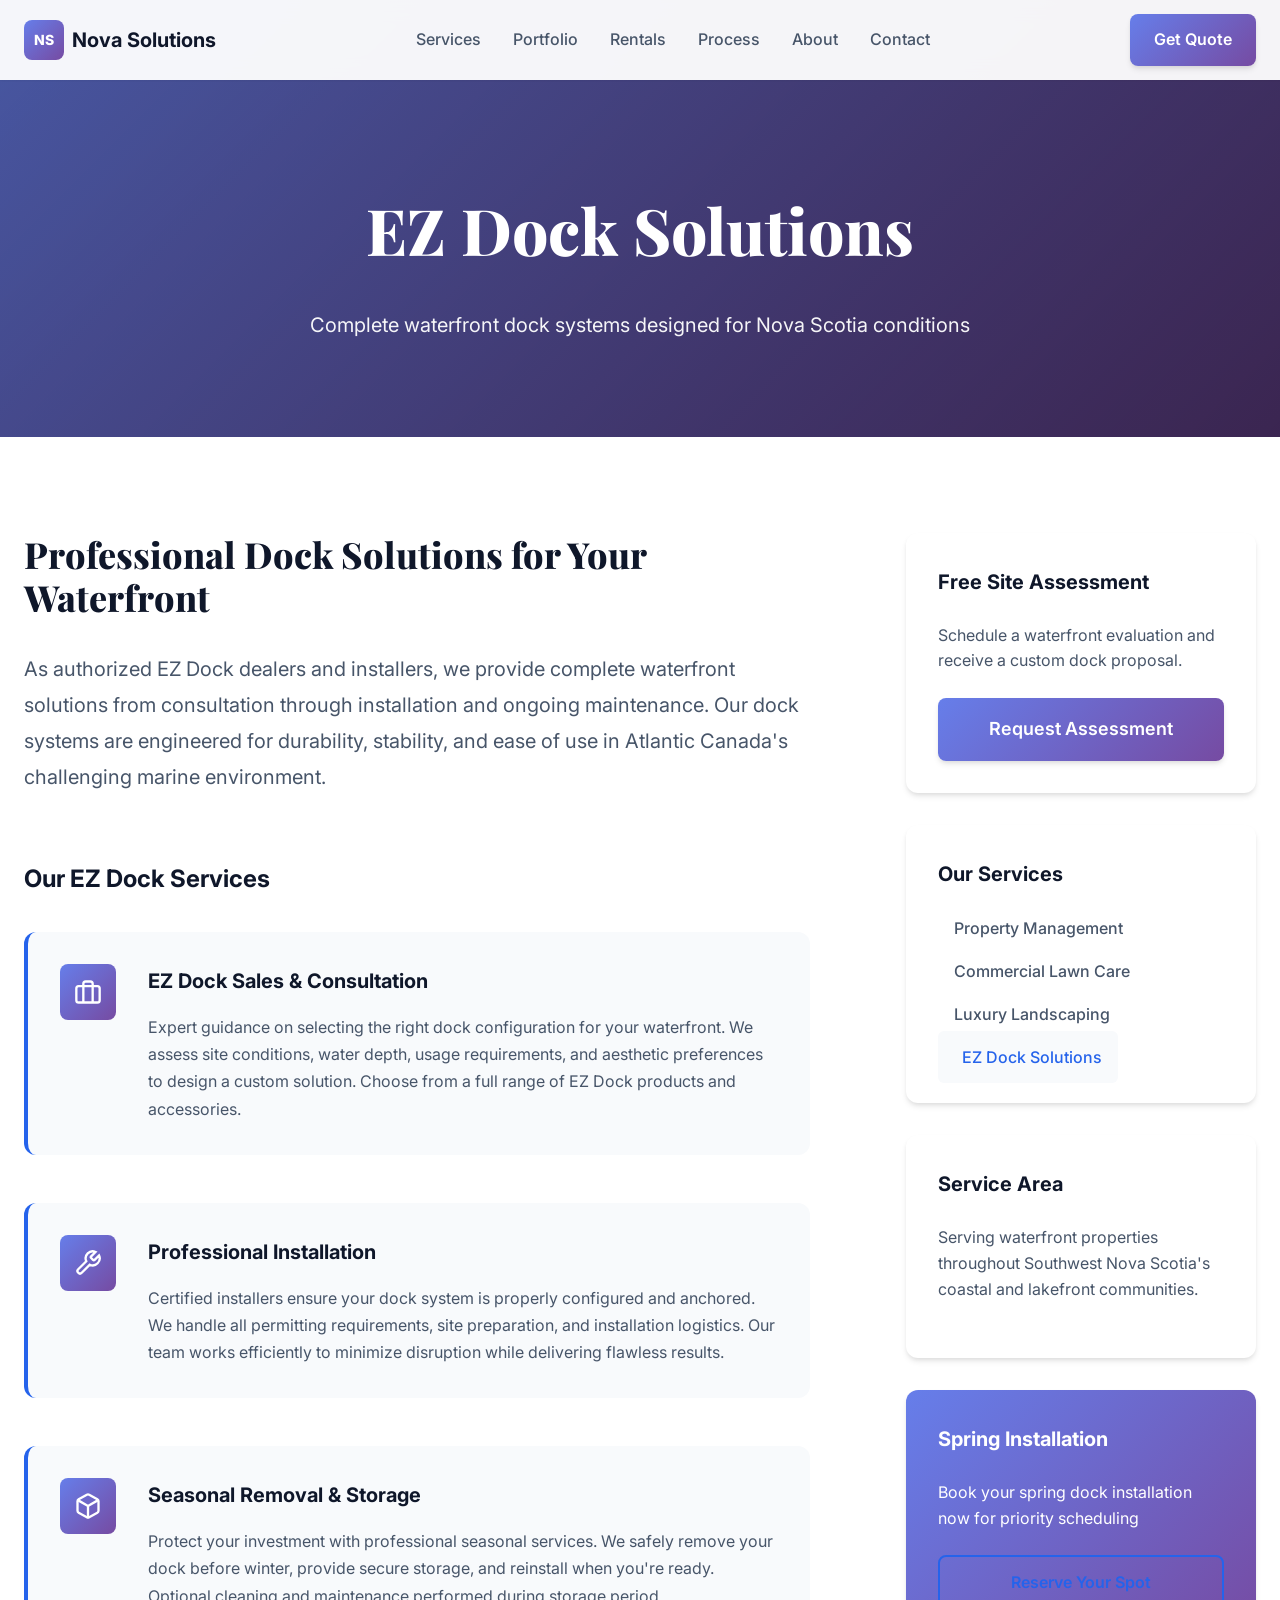
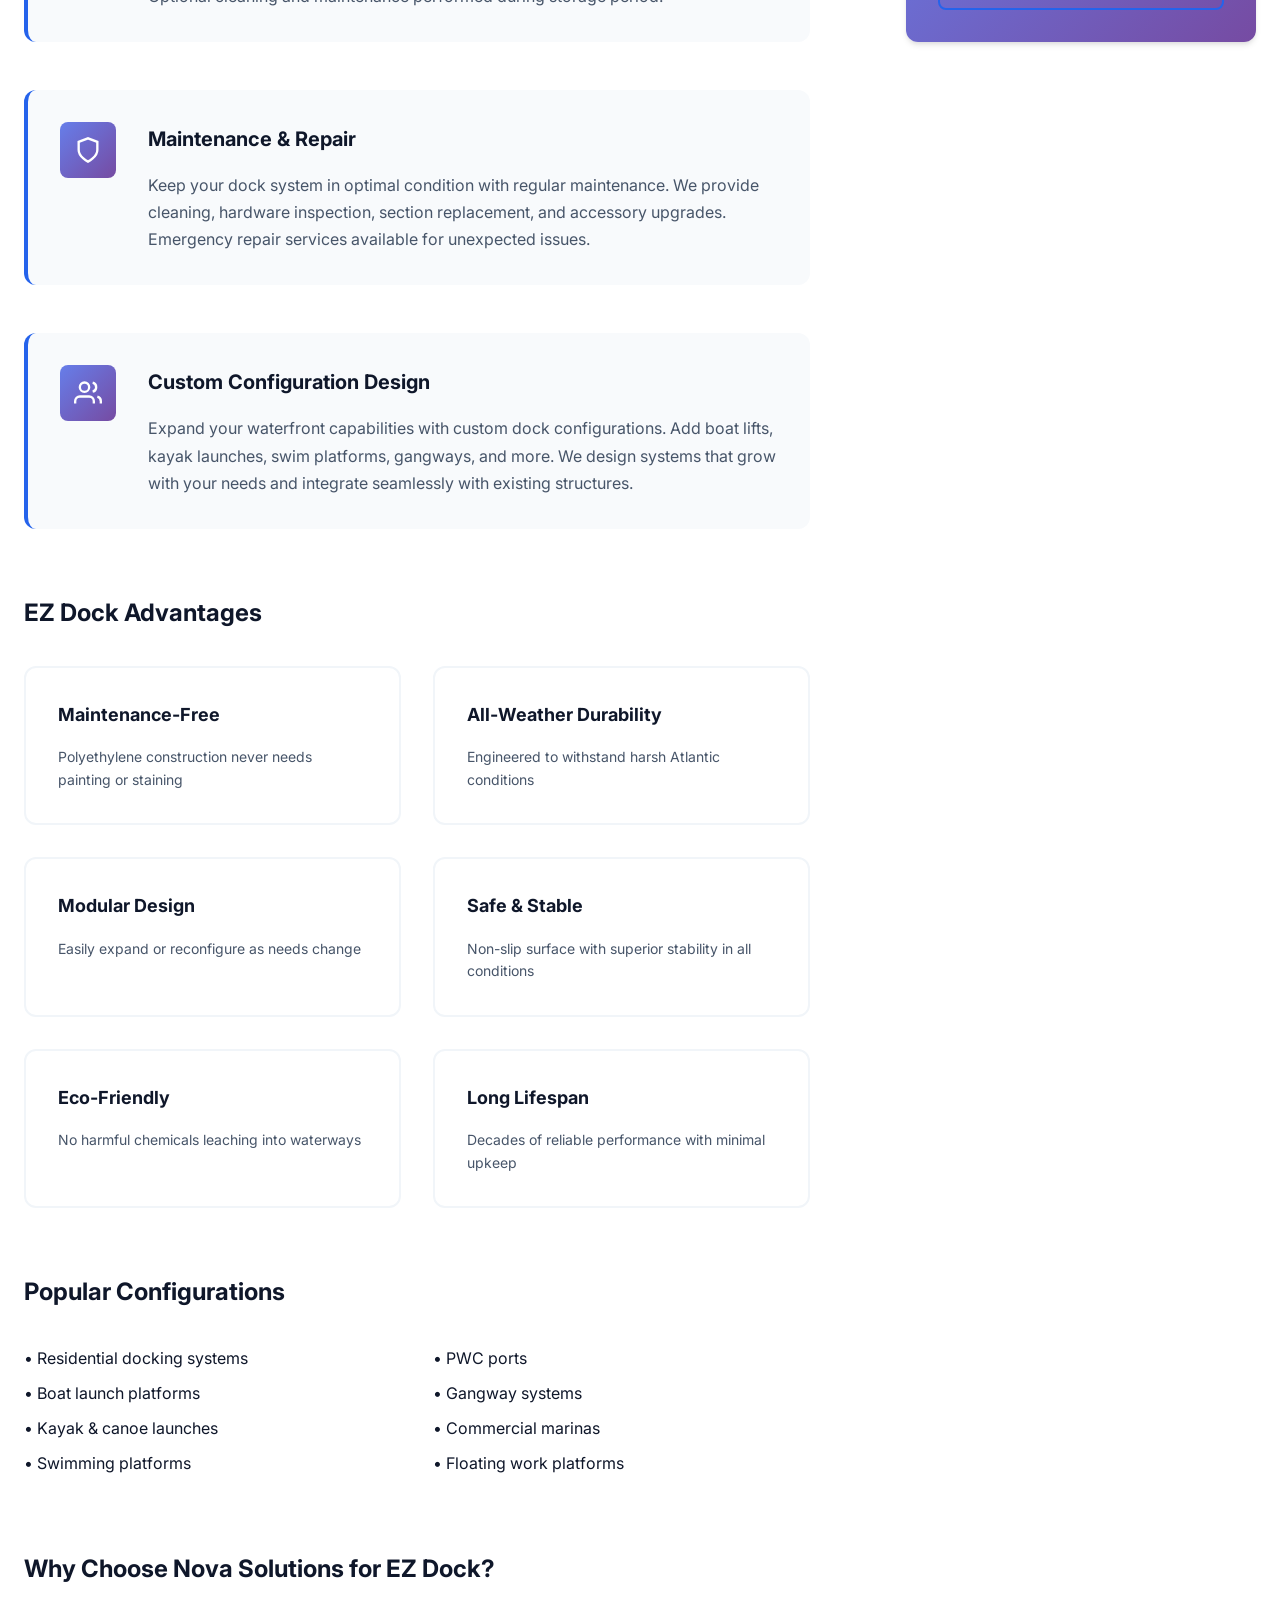
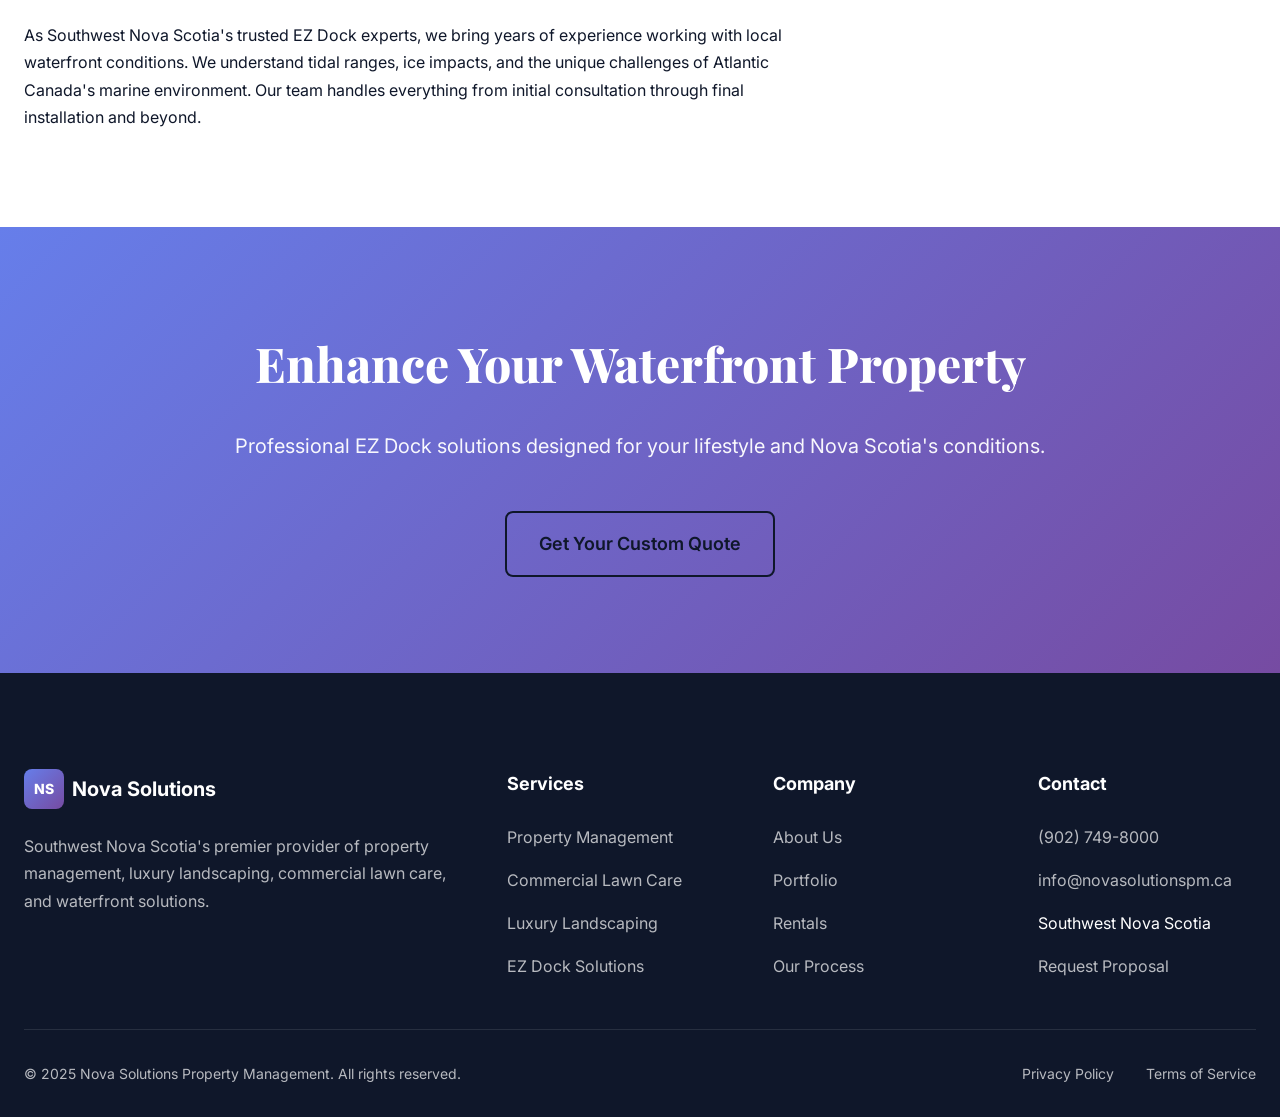
<file: ez-dock.html>
<!DOCTYPE html>
<html lang="en">
<head>
    <meta charset="UTF-8">
    <meta name="viewport" content="width=device-width, initial-scale=1.0">
    <meta name="description" content="EZ Dock sales, installation, and waterfront solutions in Southwest Nova Scotia. Professional dock services from trusted experts.">
    <title>EZ Dock Solutions | Nova Solutions Property Management</title>
    <link rel="preconnect" href="https://fonts.googleapis.com">
    <link rel="preconnect" href="https://fonts.gstatic.com" crossorigin>
    <link href="https://fonts.googleapis.com/css2?family=Inter:wght@300;400;500;600;700;800&family=Playfair+Display:wght@600;700;800&display=swap" rel="stylesheet">
    <link rel="stylesheet" href="css/styles.css">
    <link rel="icon" type="image/svg+xml" href="favicon.svg">
    <link rel="manifest" href="manifest.json">
    <meta name="theme-color" content="#667eea">
</head>
<body>
    <header class="header" id="header">
        <nav class="nav container">
            <a href="index.html" class="nav__logo">
                <span class="logo__icon">NS</span>
                <span class="logo__text">Nova Solutions</span>
            </a>
            <div class="nav__menu" id="nav-menu">
                <ul class="nav__list">
                    <li class="nav__item"><a href="index.html#services" class="nav__link">Services</a></li>
                    <li class="nav__item"><a href="index.html#portfolio" class="nav__link">Portfolio</a></li>
                    <li class="nav__item"><a href="index.html#rentals" class="nav__link">Rentals</a></li>
                    <li class="nav__item"><a href="index.html#process" class="nav__link">Process</a></li>
                    <li><a href="index.html#about" class="nav__link">About</a></li>
                    <li class="nav__item"><a href="index.html#contact" class="nav__link">Contact</a></li>
                </ul>
                <div class="nav__close" id="nav-close">
                    <svg xmlns="http://www.w3.org/2000/svg" viewBox="0 0 24 24" fill="none" stroke="currentColor" stroke-width="2" stroke-linecap="round" stroke-linejoin="round">
                        <line x1="18" y1="6" x2="6" y2="18"></line>
                        <line x1="6" y1="6" x2="18" y2="18"></line>
                    </svg>
                </div>
            </div>
            <div class="nav__actions">
                <a href="index.html#contact" class="btn btn--primary">Get Quote</a>
                <div class="nav__toggle" id="nav-toggle">
                    <svg xmlns="http://www.w3.org/2000/svg" viewBox="0 0 24 24" fill="none" stroke="currentColor" stroke-width="2" stroke-linecap="round" stroke-linejoin="round">
                        <line x1="3" y1="12" x2="21" y2="12"></line>
                        <line x1="3" y1="6" x2="21" y2="6"></line>
                        <line x1="3" y1="18" x2="21" y2="18"></line>
                    </svg>
                </div>
            </div>
        </nav>
    </header>

    <section class="page-hero">
        <div class="page-hero__background">
            <div class="page-hero__overlay"></div>
        </div>
        <div class="container">
            <div class="page-hero__content">
                <h1 class="page-hero__title">EZ Dock Solutions</h1>
                <p class="page-hero__description">Complete waterfront dock systems designed for Nova Scotia conditions</p>
            </div>
        </div>
    </section>

    <section class="service-detail section">
        <div class="container">
            <div class="service-detail__content">
                <div class="service-detail__main">
                    <h2>Professional Dock Solutions for Your Waterfront</h2>
                    <p class="lead">As authorized EZ Dock dealers and installers, we provide complete waterfront solutions from consultation through installation and ongoing maintenance. Our dock systems are engineered for durability, stability, and ease of use in Atlantic Canada's challenging marine environment.</p>

                    <h3>Our EZ Dock Services</h3>

                    <div class="feature-detail">
                        <div class="feature-detail__icon">
                            <svg xmlns="http://www.w3.org/2000/svg" viewBox="0 0 24 24" fill="none" stroke="currentColor" stroke-width="2"><rect x="2" y="7" width="20" height="14" rx="2" ry="2"></rect><path d="M16 21V5a2 2 0 0 0-2-2h-4a2 2 0 0 0-2 2v16"></path></svg>
                        </div>
                        <div class="feature-detail__content">
                            <h4>EZ Dock Sales & Consultation</h4>
                            <p>Expert guidance on selecting the right dock configuration for your waterfront. We assess site conditions, water depth, usage requirements, and aesthetic preferences to design a custom solution. Choose from a full range of EZ Dock products and accessories.</p>
                        </div>
                    </div>

                    <div class="feature-detail">
                        <div class="feature-detail__icon">
                            <svg xmlns="http://www.w3.org/2000/svg" viewBox="0 0 24 24" fill="none" stroke="currentColor" stroke-width="2"><path d="M14.7 6.3a1 1 0 0 0 0 1.4l1.6 1.6a1 1 0 0 0 1.4 0l3.77-3.77a6 6 0 0 1-7.94 7.94l-6.91 6.91a2.12 2.12 0 0 1-3-3l6.91-6.91a6 6 0 0 1 7.94-7.94l-3.76 3.76z"></path></svg>
                        </div>
                        <div class="feature-detail__content">
                            <h4>Professional Installation</h4>
                            <p>Certified installers ensure your dock system is properly configured and anchored. We handle all permitting requirements, site preparation, and installation logistics. Our team works efficiently to minimize disruption while delivering flawless results.</p>
                        </div>
                    </div>

                    <div class="feature-detail">
                        <div class="feature-detail__icon">
                            <svg xmlns="http://www.w3.org/2000/svg" viewBox="0 0 24 24" fill="none" stroke="currentColor" stroke-width="2"><path d="M21 16V8a2 2 0 0 0-1-1.73l-7-4a2 2 0 0 0-2 0l-7 4A2 2 0 0 0 3 8v8a2 2 0 0 0 1 1.73l7 4a2 2 0 0 0 2 0l7-4A2 2 0 0 0 21 16z"></path><polyline points="3.27 6.96 12 12.01 20.73 6.96"></polyline><line x1="12" y1="22.08" x2="12" y2="12"></line></svg>
                        </div>
                        <div class="feature-detail__content">
                            <h4>Seasonal Removal & Storage</h4>
                            <p>Protect your investment with professional seasonal services. We safely remove your dock before winter, provide secure storage, and reinstall when you're ready. Optional cleaning and maintenance performed during storage period.</p>
                        </div>
                    </div>

                    <div class="feature-detail">
                        <div class="feature-detail__icon">
                            <svg xmlns="http://www.w3.org/2000/svg" viewBox="0 0 24 24" fill="none" stroke="currentColor" stroke-width="2"><path d="M12 22s8-4 8-10V5l-8-3-8 3v7c0 6 8 10 8 10z"></path></svg>
                        </div>
                        <div class="feature-detail__content">
                            <h4>Maintenance & Repair</h4>
                            <p>Keep your dock system in optimal condition with regular maintenance. We provide cleaning, hardware inspection, section replacement, and accessory upgrades. Emergency repair services available for unexpected issues.</p>
                        </div>
                    </div>

                    <div class="feature-detail">
                        <div class="feature-detail__icon">
                            <svg xmlns="http://www.w3.org/2000/svg" viewBox="0 0 24 24" fill="none" stroke="currentColor" stroke-width="2"><path d="M17 21v-2a4 4 0 0 0-4-4H5a4 4 0 0 0-4 4v2"></path><circle cx="9" cy="7" r="4"></circle><path d="M23 21v-2a4 4 0 0 0-3-3.87"></path><path d="M16 3.13a4 4 0 0 1 0 7.75"></path></svg>
                        </div>
                        <div class="feature-detail__content">
                            <h4>Custom Configuration Design</h4>
                            <p>Expand your waterfront capabilities with custom dock configurations. Add boat lifts, kayak launches, swim platforms, gangways, and more. We design systems that grow with your needs and integrate seamlessly with existing structures.</p>
                        </div>
                    </div>

                    <h3>EZ Dock Advantages</h3>
                    <div class="benefits-grid">
                        <div class="benefit-card">
                            <h4>Maintenance-Free</h4>
                            <p>Polyethylene construction never needs painting or staining</p>
                        </div>
                        <div class="benefit-card">
                            <h4>All-Weather Durability</h4>
                            <p>Engineered to withstand harsh Atlantic conditions</p>
                        </div>
                        <div class="benefit-card">
                            <h4>Modular Design</h4>
                            <p>Easily expand or reconfigure as needs change</p>
                        </div>
                        <div class="benefit-card">
                            <h4>Safe & Stable</h4>
                            <p>Non-slip surface with superior stability in all conditions</p>
                        </div>
                        <div class="benefit-card">
                            <h4>Eco-Friendly</h4>
                            <p>No harmful chemicals leaching into waterways</p>
                        </div>
                        <div class="benefit-card">
                            <h4>Long Lifespan</h4>
                            <p>Decades of reliable performance with minimal upkeep</p>
                        </div>
                    </div>

                    <h3>Popular Configurations</h3>
                    <ul style="columns: 2; column-gap: 2rem; margin: 2rem 0;">
                        <li style="margin-bottom: 0.5rem;">• Residential docking systems</li>
                        <li style="margin-bottom: 0.5rem;">• Boat launch platforms</li>
                        <li style="margin-bottom: 0.5rem;">• Kayak & canoe launches</li>
                        <li style="margin-bottom: 0.5rem;">• Swimming platforms</li>
                        <li style="margin-bottom: 0.5rem;">• PWC ports</li>
                        <li style="margin-bottom: 0.5rem;">• Gangway systems</li>
                        <li style="margin-bottom: 0.5rem;">• Commercial marinas</li>
                        <li style="margin-bottom: 0.5rem;">• Floating work platforms</li>
                    </ul>

                    <h3>Why Choose Nova Solutions for EZ Dock?</h3>
                    <p>As Southwest Nova Scotia's trusted EZ Dock experts, we bring years of experience working with local waterfront conditions. We understand tidal ranges, ice impacts, and the unique challenges of Atlantic Canada's marine environment. Our team handles everything from initial consultation through final installation and beyond.</p>
                </div>

                <aside class="service-detail__sidebar">
                    <div class="sidebar-card">
                        <h3>Free Site Assessment</h3>
                        <p>Schedule a waterfront evaluation and receive a custom dock proposal.</p>
                        <a href="index.html#contact" class="btn btn--primary btn--large">Request Assessment</a>
                    </div>

                    <div class="sidebar-card">
                        <h3>Our Services</h3>
                        <ul class="sidebar-links">
                            <li><a href="property-management.html">Property Management</a></li>
                            <li><a href="lawn-care.html">Commercial Lawn Care</a></li>
                            <li><a href="landscaping.html">Luxury Landscaping</a></li>
                            <li><a href="ez-dock.html" class="active">EZ Dock Solutions</a></li>
                        </ul>
                    </div>

                    <div class="sidebar-card">
                        <h3>Service Area</h3>
                        <p>Serving waterfront properties throughout Southwest Nova Scotia's coastal and lakefront communities.</p>
                    </div>

                    <div class="sidebar-card sidebar-card--highlight">
                        <h3>Spring Installation</h3>
                        <p>Book your spring dock installation now for priority scheduling</p>
                        <a href="index.html#contact" class="btn btn--outline">Reserve Your Spot</a>
                    </div>
                </aside>
            </div>
        </div>
    </section>

    <section class="cta-section">
        <div class="container">
            <div class="cta-content">
                <h2>Enhance Your Waterfront Property</h2>
                <p>Professional EZ Dock solutions designed for your lifestyle and Nova Scotia's conditions.</p>
                <a href="index.html#contact" class="btn btn--secondary btn--large">Get Your Custom Quote</a>
            </div>
        </div>
    </section>

    <footer class="footer">
        <div class="container">
            <div class="footer__content">
                <div class="footer__column">
                    <a href="index.html" class="footer__logo">
                        <span class="logo__icon">NS</span>
                        <span class="logo__text">Nova Solutions</span>
                    </a>
                    <p class="footer__description">Southwest Nova Scotia's premier provider of property management, luxury landscaping, commercial lawn care, and waterfront solutions.</p>
                </div>
                <div class="footer__column">
                    <h3 class="footer__title">Services</h3>
                    <ul class="footer__links">
                        <li><a href="property-management.html">Property Management</a></li>
                        <li><a href="lawn-care.html">Commercial Lawn Care</a></li>
                        <li><a href="landscaping.html">Luxury Landscaping</a></li>
                        <li><a href="ez-dock.html">EZ Dock Solutions</a></li>
                    </ul>
                </div>
                <div class="footer__column">
                    <h3 class="footer__title">Company</h3>
                    <ul class="footer__links">
                        <li><a href="index.html#about">About Us</a></li>
                        <li><a href="index.html#portfolio">Portfolio</a></li>
                        <li><a href="index.html#rentals">Rentals</a></li>
                        <li><a href="index.html#process">Our Process</a></li>
                    </ul>
                </div>
                <div class="footer__column">
                    <h3 class="footer__title">Contact</h3>
                    <ul class="footer__links">
                        <li><a href="tel:+19027498000">(902) 749-8000</a></li>
                        <li><a href="mailto:info@novasolutionspm.ca">info@novasolutionspm.ca</a></li>
                        <li>Southwest Nova Scotia</li>
                        <li><a href="index.html#contact">Request Proposal</a></li>
                    </ul>
                </div>
            </div>
            <div class="footer__bottom">
                <p>&copy; 2025 Nova Solutions Property Management. All rights reserved.</p>
                <div class="footer__legal">
                    <a href="#">Privacy Policy</a>
                    <a href="#">Terms of Service</a>
                </div>
            </div>
        </div>
    </footer>

    <script src="js/main.js"></script>
</body>
</html>
</file>
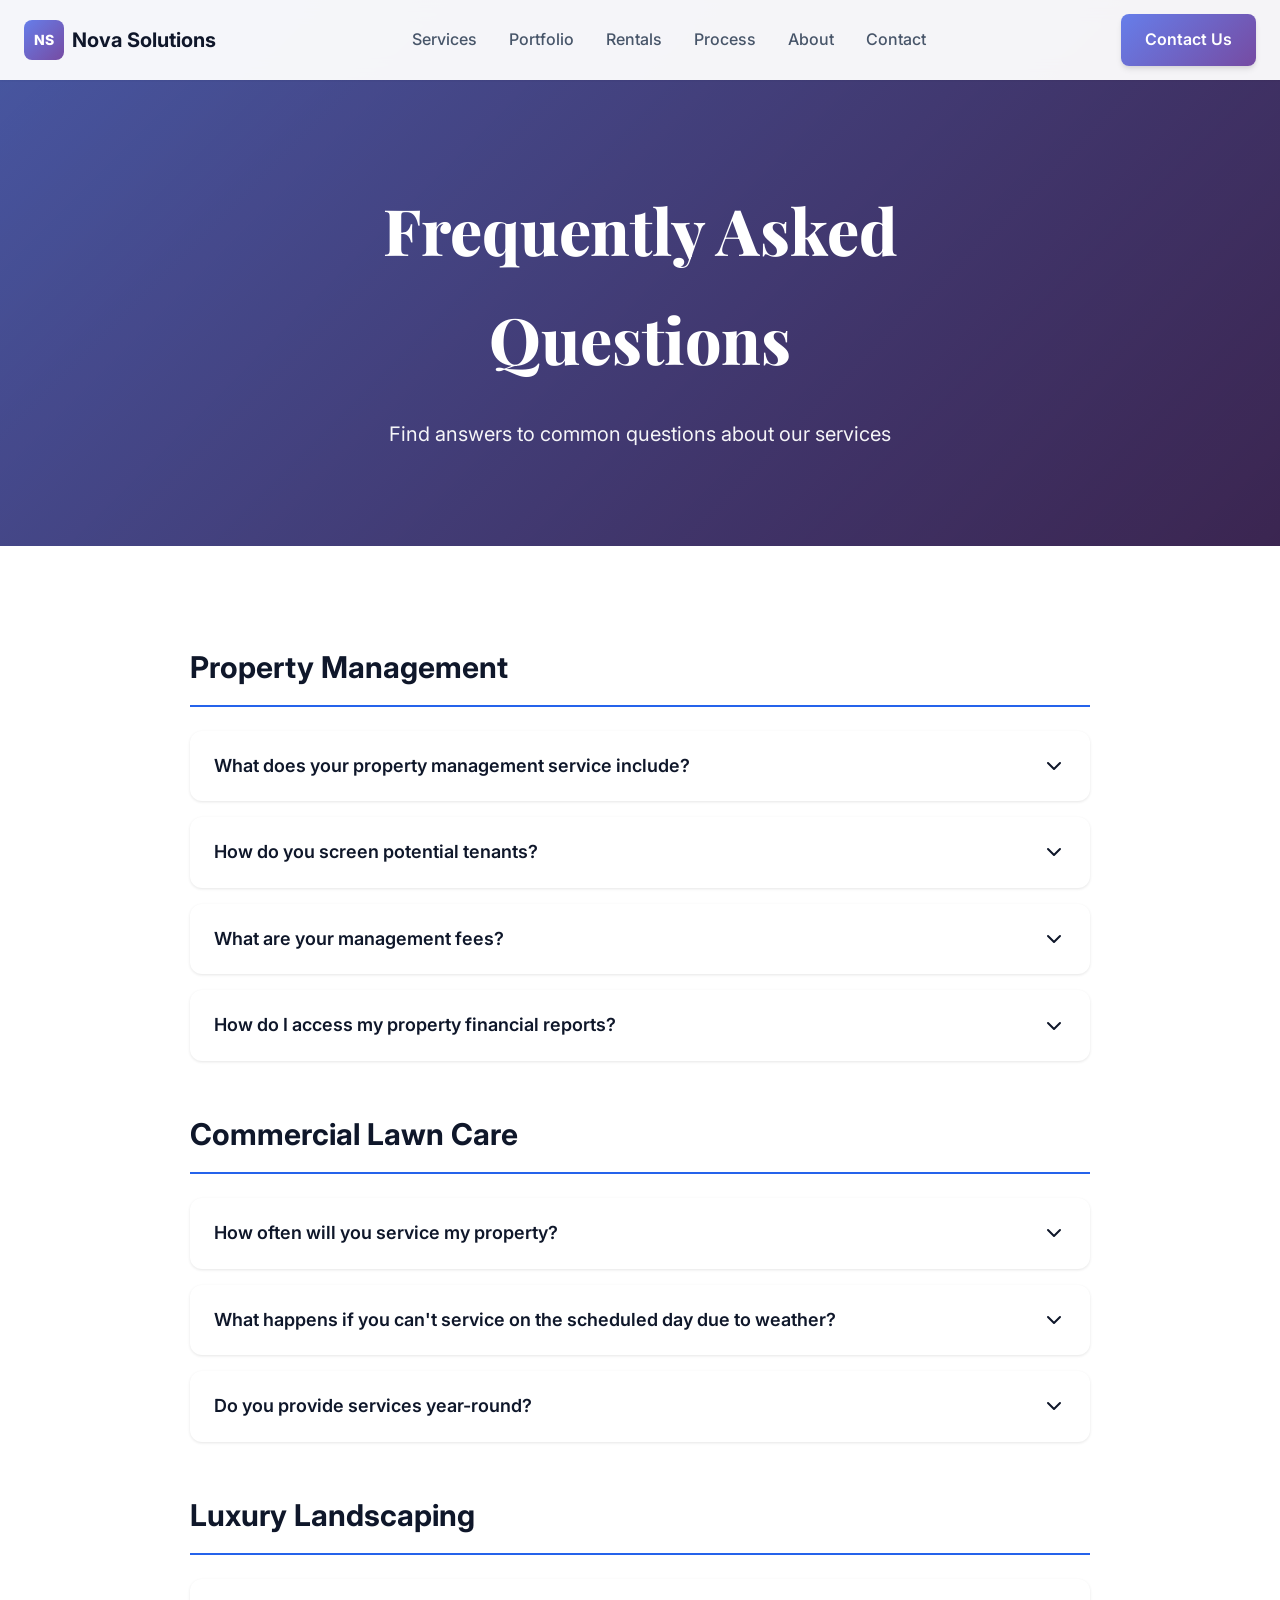
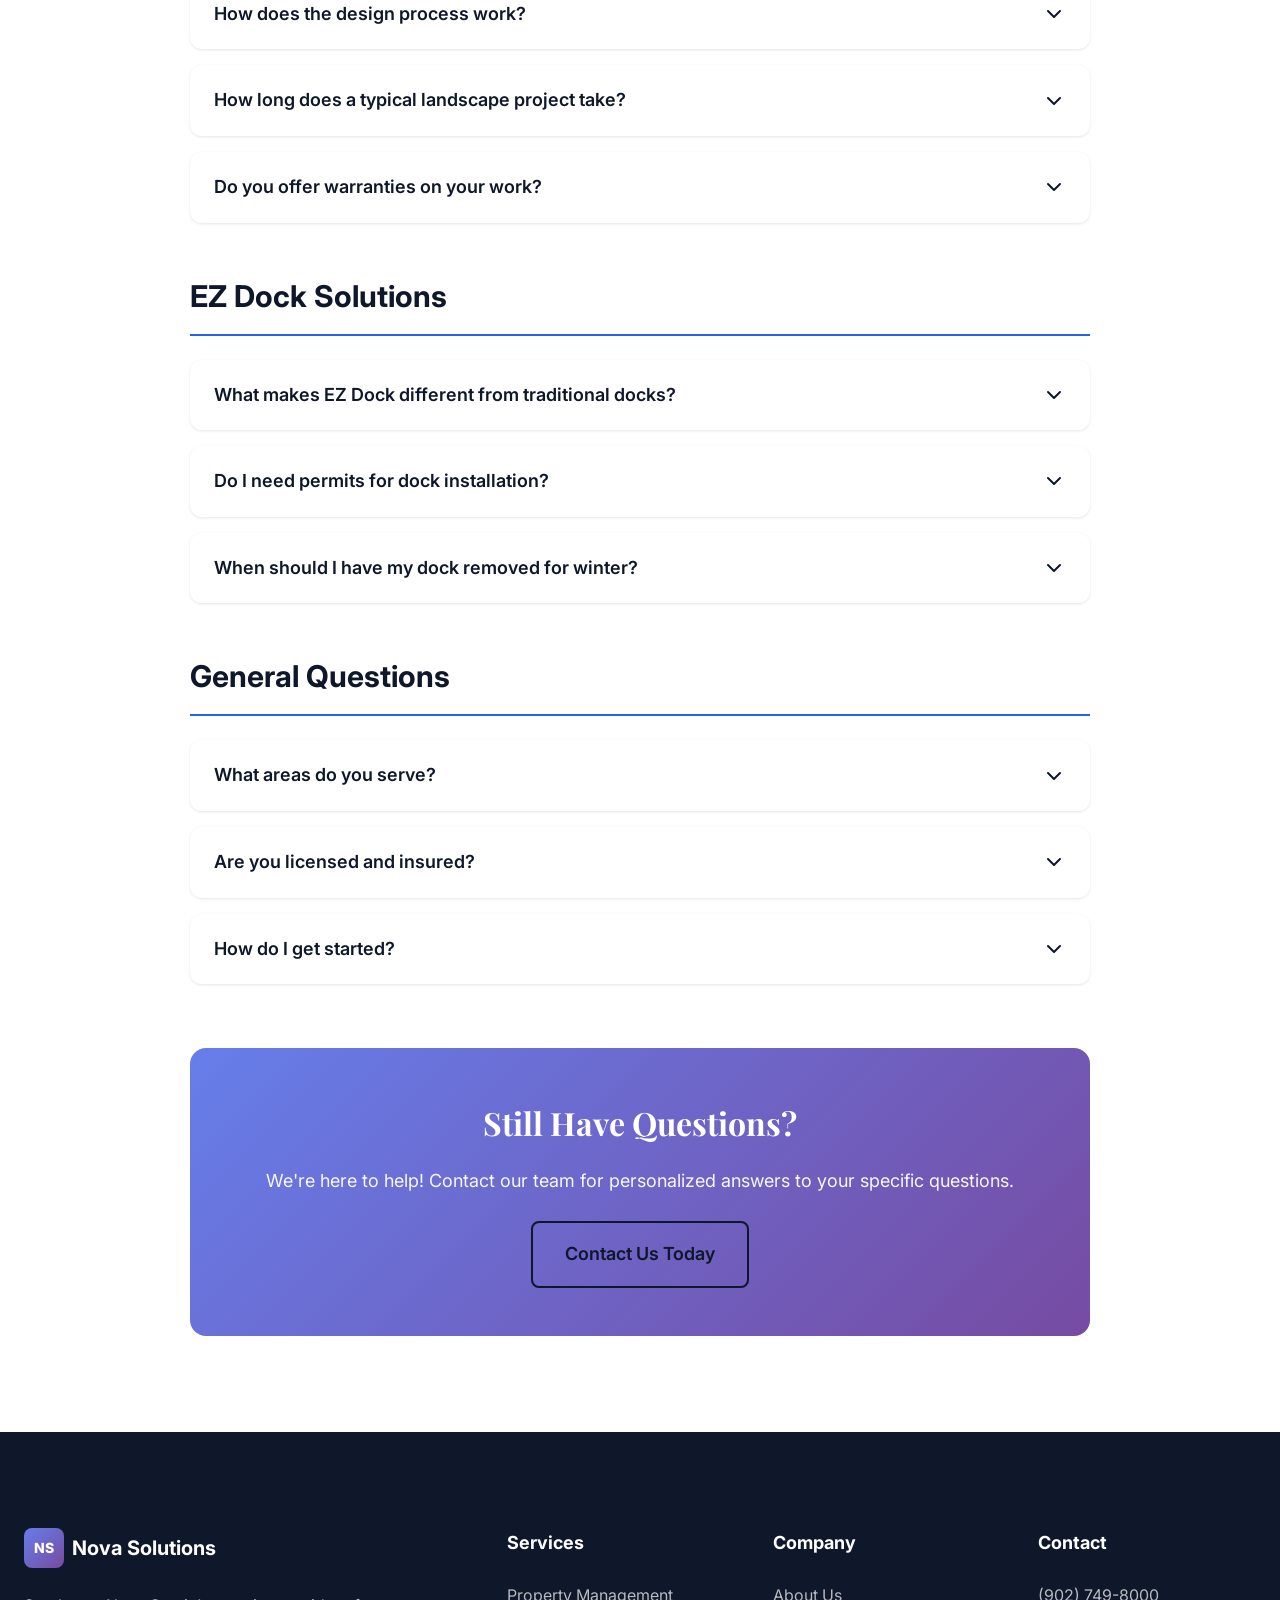
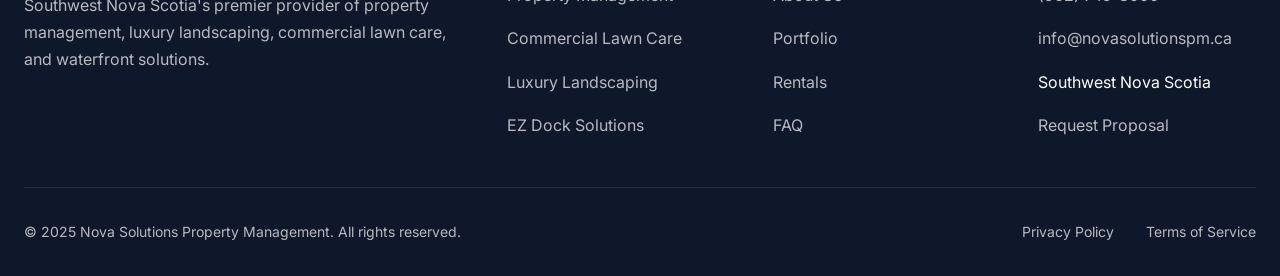
<file: faq.html>
<!DOCTYPE html>
<html lang="en">
<head>
    <meta charset="UTF-8">
    <meta name="viewport" content="width=device-width, initial-scale=1.0">
    <meta name="description" content="Frequently asked questions about Nova Solutions' property management, landscaping, lawn care, and dock services in Southwest Nova Scotia.">
    <title>FAQ | Nova Solutions Property Management</title>
    <link rel="preconnect" href="https://fonts.googleapis.com">
    <link rel="preconnect" href="https://fonts.gstatic.com" crossorigin>
    <link href="https://fonts.googleapis.com/css2?family=Inter:wght@300;400;500;600;700;800&family=Playfair+Display:wght@600;700;800&display=swap" rel="stylesheet">
    <link rel="stylesheet" href="css/styles.css">
    <link rel="icon" type="image/svg+xml" href="favicon.svg">
    <link rel="manifest" href="manifest.json">
    <meta name="theme-color" content="#667eea">
    <style>
        .faq-section {
            max-width: 900px;
            margin: 0 auto;
        }
        .faq-category {
            margin-bottom: 3rem;
        }
        .faq-category h2 {
            font-size: 1.875rem;
            font-weight: 700;
            color: var(--text-primary);
            margin-bottom: 1.5rem;
            padding-bottom: 0.75rem;
            border-bottom: 2px solid var(--primary-color);
        }
        .faq-item {
            background: white;
            border-radius: 0.75rem;
            margin-bottom: 1rem;
            overflow: hidden;
            box-shadow: 0 1px 3px rgba(0, 0, 0, 0.1);
            transition: all 0.25s ease;
        }
        .faq-item:hover {
            box-shadow: 0 4px 6px rgba(0, 0, 0, 0.1);
        }
        .faq-question {
            display: flex;
            justify-content: space-between;
            align-items: center;
            padding: 1.25rem 1.5rem;
            cursor: pointer;
            font-weight: 600;
            font-size: 1.125rem;
            color: var(--text-primary);
            user-select: none;
            transition: var(--transition-base);
        }
        .faq-question:hover {
            color: var(--primary-color);
        }
        .faq-icon {
            width: 24px;
            height: 24px;
            transition: transform 0.25s ease;
            flex-shrink: 0;
            margin-left: 1rem;
        }
        .faq-item.active .faq-icon {
            transform: rotate(180deg);
        }
        .faq-answer {
            max-height: 0;
            overflow: hidden;
            transition: max-height 0.35s ease;
        }
        .faq-answer-content {
            padding: 0 1.5rem 1.5rem;
            color: var(--text-secondary);
            line-height: 1.7;
        }
        .faq-answer-content p {
            margin-bottom: 1rem;
        }
        .faq-answer-content ul {
            margin-left: 1.5rem;
            margin-bottom: 1rem;
        }
        .faq-answer-content li {
            list-style: disc;
            margin-bottom: 0.5rem;
        }
        .still-have-questions {
            background: var(--gradient-primary);
            color: white;
            padding: 3rem;
            border-radius: 1rem;
            text-align: center;
            margin-top: 4rem;
        }
        .still-have-questions h2 {
            font-family: var(--font-display);
            font-size: 2rem;
            margin-bottom: 1rem;
        }
        .still-have-questions p {
            font-size: 1.125rem;
            margin-bottom: 1.5rem;
            opacity: 0.95;
        }
    </style>
</head>
<body>
    <header class="header" id="header">
        <nav class="nav container">
            <a href="index.html" class="nav__logo">
                <span class="logo__icon">NS</span>
                <span class="logo__text">Nova Solutions</span>
            </a>
            <div class="nav__menu" id="nav-menu">
                <ul class="nav__list">
                    <li class="nav__item"><a href="index.html#services" class="nav__link">Services</a></li>
                    <li class="nav__item"><a href="index.html#portfolio" class="nav__link">Portfolio</a></li>
                    <li class="nav__item"><a href="index.html#rentals" class="nav__link">Rentals</a></li>
                    <li class="nav__item"><a href="index.html#process" class="nav__link">Process</a></li>
                    <li class="nav__item"><a href="index.html#about" class="nav__link">About</a></li>
                    <li class="nav__item"><a href="index.html#contact" class="nav__link">Contact</a></li>
                </ul>
                <div class="nav__close" id="nav-close">
                    <svg xmlns="http://www.w3.org/2000/svg" viewBox="0 0 24 24" fill="none" stroke="currentColor" stroke-width="2" stroke-linecap="round" stroke-linejoin="round">
                        <line x1="18" y1="6" x2="6" y2="18"></line>
                        <line x1="6" y1="6" x2="18" y2="18"></line>
                    </svg>
                </div>
            </div>
            <div class="nav__actions">
                <a href="index.html#contact" class="btn btn--primary">Contact Us</a>
                <div class="nav__toggle" id="nav-toggle">
                    <svg xmlns="http://www.w3.org/2000/svg" viewBox="0 0 24 24" fill="none" stroke="currentColor" stroke-width="2" stroke-linecap="round" stroke-linejoin="round">
                        <line x1="3" y1="12" x2="21" y2="12"></line>
                        <line x1="3" y1="6" x2="21" y2="6"></line>
                        <line x1="3" y1="18" x2="21" y2="18"></line>
                    </svg>
                </div>
            </div>
        </nav>
    </header>

    <section class="page-hero">
        <div class="page-hero__background">
            <div class="page-hero__overlay"></div>
        </div>
        <div class="container">
            <div class="page-hero__content">
                <h1 class="page-hero__title">Frequently Asked Questions</h1>
                <p class="page-hero__description">Find answers to common questions about our services</p>
            </div>
        </div>
    </section>

    <section class="section">
        <div class="container">
            <div class="faq-section">

                <!-- Property Management FAQs -->
                <div class="faq-category">
                    <h2>Property Management</h2>

                    <div class="faq-item">
                        <div class="faq-question">
                            What does your property management service include?
                            <svg class="faq-icon" xmlns="http://www.w3.org/2000/svg" viewBox="0 0 24 24" fill="none" stroke="currentColor" stroke-width="2" stroke-linecap="round" stroke-linejoin="round">
                                <polyline points="6 9 12 15 18 9"></polyline>
                            </svg>
                        </div>
                        <div class="faq-answer">
                            <div class="faq-answer-content">
                                <p>Our comprehensive property management includes:</p>
                                <ul>
                                    <li>Tenant screening and placement</li>
                                    <li>Rent collection and financial reporting</li>
                                    <li>24/7 maintenance coordination</li>
                                    <li>Quarterly property inspections</li>
                                    <li>Legal compliance and documentation</li>
                                    <li>Lease enforcement and renewals</li>
                                    <li>Online owner portal access</li>
                                </ul>
                            </div>
                        </div>
                    </div>

                    <div class="faq-item">
                        <div class="faq-question">
                            How do you screen potential tenants?
                            <svg class="faq-icon" xmlns="http://www.w3.org/2000/svg" viewBox="0 0 24 24" fill="none" stroke="currentColor" stroke-width="2" stroke-linecap="round" stroke-linejoin="round">
                                <polyline points="6 9 12 15 18 9"></polyline>
                            </svg>
                        </div>
                        <div class="faq-answer">
                            <div class="faq-answer-content">
                                <p>We employ a rigorous multi-step screening process:</p>
                                <ul>
                                    <li>Credit history check</li>
                                    <li>Employment verification</li>
                                    <li>Previous landlord references</li>
                                    <li>Criminal background check</li>
                                    <li>Income verification (typically 3x rent requirement)</li>
                                    <li>Rental history review</li>
                                </ul>
                                <p>This thorough approach helps ensure reliable, responsible tenants for your property.</p>
                            </div>
                        </div>
                    </div>

                    <div class="faq-item">
                        <div class="faq-question">
                            What are your management fees?
                            <svg class="faq-icon" xmlns="http://www.w3.org/2000/svg" viewBox="0 0 24 24" fill="none" stroke="currentColor" stroke-width="2" stroke-linecap="round" stroke-linejoin="round">
                                <polyline points="6 9 12 15 18 9"></polyline>
                            </svg>
                        </div>
                        <div class="faq-answer">
                            <div class="faq-answer-content">
                                <p>Our fee structure is transparent and competitive. Management fees vary based on property type, number of units, and services required. Contact us for a personalized quote that outlines all costs with no hidden fees. We typically charge a percentage of monthly rent plus any applicable leasing fees.</p>
                            </div>
                        </div>
                    </div>

                    <div class="faq-item">
                        <div class="faq-question">
                            How do I access my property financial reports?
                            <svg class="faq-icon" xmlns="http://www.w3.org/2000/svg" viewBox="0 0 24 24" fill="none" stroke="currentColor" stroke-width="2" stroke-linecap="round" stroke-linejoin="round">
                                <polyline points="6 9 12 15 18 9"></polyline>
                            </svg>
                        </div>
                        <div class="faq-answer">
                            <div class="faq-answer-content">
                                <p>Property owners have 24/7 access to our online portal where you can view:</p>
                                <ul>
                                    <li>Monthly financial statements</li>
                                    <li>Income and expense reports</li>
                                    <li>Maintenance requests and history</li>
                                    <li>Inspection reports with photos</li>
                                    <li>Lease documents and renewals</li>
                                </ul>
                                <p>We also provide monthly email summaries and are always available for questions.</p>
                            </div>
                        </div>
                    </div>
                </div>

                <!-- Lawn Care FAQs -->
                <div class="faq-category">
                    <h2>Commercial Lawn Care</h2>

                    <div class="faq-item">
                        <div class="faq-question">
                            How often will you service my property?
                            <svg class="faq-icon" xmlns="http://www.w3.org/2000/svg" viewBox="0 0 24 24" fill="none" stroke="currentColor" stroke-width="2" stroke-linecap="round" stroke-linejoin="round">
                                <polyline points="6 9 12 15 18 9"></polyline>
                            </svg>
                        </div>
                        <div class="faq-answer">
                            <div class="faq-answer-content">
                                <p>We offer flexible service schedules based on your needs:</p>
                                <ul>
                                    <li>Weekly service during growing season (most popular)</li>
                                    <li>Bi-weekly maintenance programs</li>
                                    <li>Custom schedules for specific requirements</li>
                                </ul>
                                <p>We assign the same crew to your property for consistency and familiarity with your site's specific needs.</p>
                            </div>
                        </div>
                    </div>

                    <div class="faq-item">
                        <div class="faq-question">
                            What happens if you can't service on the scheduled day due to weather?
                            <svg class="faq-icon" xmlns="http://www.w3.org/2000/svg" viewBox="0 0 24 24" fill="none" stroke="currentColor" stroke-width="2" stroke-linecap="round" stroke-linejoin="round">
                                <polyline points="6 9 12 15 18 9"></polyline>
                            </svg>
                        </div>
                        <div class="faq-answer">
                            <div class="faq-answer-content">
                                <p>Weather is unpredictable, especially in Nova Scotia. If we can't complete your service on the scheduled day, we'll reschedule within the same week whenever possible. You'll be notified of any changes, and we'll ensure your property receives all contracted services.</p>
                            </div>
                        </div>
                    </div>

                    <div class="faq-item">
                        <div class="faq-question">
                            Do you provide services year-round?
                            <svg class="faq-icon" xmlns="http://www.w3.org/2000/svg" viewBox="0 0 24 24" fill="none" stroke="currentColor" stroke-width="2" stroke-linecap="round" stroke-linejoin="round">
                                <polyline points="6 9 12 15 18 9"></polyline>
                            </svg>
                        </div>
                        <div class="faq-answer">
                            <div class="faq-answer-content">
                                <p>Yes! We offer seasonal services including:</p>
                                <ul>
                                    <li>Spring: Cleanup, fertilization, bed preparation</li>
                                    <li>Summer: Regular mowing, edging, weed control</li>
                                    <li>Fall: Leaf removal, aeration, winterization</li>
                                    <li>Winter: Snow removal and ice management (upon request)</li>
                                </ul>
                            </div>
                        </div>
                    </div>
                </div>

                <!-- Landscaping FAQs -->
                <div class="faq-category">
                    <h2>Luxury Landscaping</h2>

                    <div class="faq-item">
                        <div class="faq-question">
                            How does the design process work?
                            <svg class="faq-icon" xmlns="http://www.w3.org/2000/svg" viewBox="0 0 24 24" fill="none" stroke="currentColor" stroke-width="2" stroke-linecap="round" stroke-linejoin="round">
                                <polyline points="6 9 12 15 18 9"></polyline>
                            </svg>
                        </div>
                        <div class="faq-answer">
                            <div class="faq-answer-content">
                                <p>Our design process includes:</p>
                                <ul>
                                    <li><strong>Initial Consultation:</strong> We visit your property to discuss your vision, needs, and budget</li>
                                    <li><strong>Site Analysis:</strong> Assessment of soil, drainage, sun exposure, and existing conditions</li>
                                    <li><strong>Design Development:</strong> Creation of detailed plans with material selections</li>
                                    <li><strong>Presentation:</strong> Review of design with 3D renderings and cost estimate</li>
                                    <li><strong>Refinement:</strong> Adjustments based on your feedback</li>
                                    <li><strong>Installation:</strong> Professional execution of the approved plan</li>
                                </ul>
                            </div>
                        </div>
                    </div>

                    <div class="faq-item">
                        <div class="faq-question">
                            How long does a typical landscape project take?
                            <svg class="faq-icon" xmlns="http://www.w3.org/2000/svg" viewBox="0 0 24 24" fill="none" stroke="currentColor" stroke-width="2" stroke-linecap="round" stroke-linejoin="round">
                                <polyline points="6 9 12 15 18 9"></polyline>
                            </svg>
                        </div>
                        <div class="faq-answer">
                            <div class="faq-answer-content">
                                <p>Project timelines vary based on scope and complexity:</p>
                                <ul>
                                    <li>Small projects (patio, garden bed): 1-3 days</li>
                                    <li>Medium projects (large patio, retaining walls): 1-2 weeks</li>
                                    <li>Large projects (complete landscape renovation): 2-6 weeks</li>
                                </ul>
                                <p>We provide detailed timelines during the proposal phase and keep you informed throughout the project.</p>
                            </div>
                        </div>
                    </div>

                    <div class="faq-item">
                        <div class="faq-question">
                            Do you offer warranties on your work?
                            <svg class="faq-icon" xmlns="http://www.w3.org/2000/svg" viewBox="0 0 24 24" fill="none" stroke="currentColor" stroke-width="2" stroke-linecap="round" stroke-linejoin="round">
                                <polyline points="6 9 12 15 18 9"></polyline>
                            </svg>
                        </div>
                        <div class="faq-answer">
                            <div class="faq-answer-content">
                                <p>Yes! We stand behind our work with comprehensive warranties:</p>
                                <ul>
                                    <li>1-year warranty on plant materials</li>
                                    <li>2-year warranty on hardscape installation</li>
                                    <li>5-year warranty on retaining wall structures</li>
                                </ul>
                                <p>Warranty details are included in every project proposal.</p>
                            </div>
                        </div>
                    </div>
                </div>

                <!-- EZ Dock FAQs -->
                <div class="faq-category">
                    <h2>EZ Dock Solutions</h2>

                    <div class="faq-item">
                        <div class="faq-question">
                            What makes EZ Dock different from traditional docks?
                            <svg class="faq-icon" xmlns="http://www.w3.org/2000/svg" viewBox="0 0 24 24" fill="none" stroke="currentColor" stroke-width="2" stroke-linecap="round" stroke-linejoin="round">
                                <polyline points="6 9 12 15 18 9"></polyline>
                            </svg>
                        </div>
                        <div class="faq-answer">
                            <div class="faq-answer-content">
                                <p>EZ Dock offers several advantages:</p>
                                <ul>
                                    <li><strong>Maintenance-Free:</strong> No painting, staining, or sealing required</li>
                                    <li><strong>Durable:</strong> Polyethylene construction resists weather, UV, and marine growth</li>
                                    <li><strong>Stable:</strong> Superior stability compared to floating docks</li>
                                    <li><strong>Modular:</strong> Easy to expand or reconfigure</li>
                                    <li><strong>Safe:</strong> Non-slip surface, no splinters or exposed hardware</li>
                                    <li><strong>Eco-Friendly:</strong> No chemicals leaching into water</li>
                                </ul>
                            </div>
                        </div>
                    </div>

                    <div class="faq-item">
                        <div class="faq-question">
                            Do I need permits for dock installation?
                            <svg class="faq-icon" xmlns="http://www.w3.org/2000/svg" viewBox="0 0 24 24" fill="none" stroke="currentColor" stroke-width="2" stroke-linecap="round" stroke-linejoin="round">
                                <polyline points="6 9 12 15 18 9"></polyline>
                            </svg>
                        </div>
                        <div class="faq-answer">
                            <div class="faq-answer-content">
                                <p>Most dock installations in Nova Scotia require permits from:</p>
                                <ul>
                                    <li>Nova Scotia Department of Fisheries and Aquaculture</li>
                                    <li>Transport Canada (for navigable waters)</li>
                                    <li>Local municipal authorities</li>
                                </ul>
                                <p>We handle all permitting requirements as part of our service, ensuring compliance with all regulations.</p>
                            </div>
                        </div>
                    </div>

                    <div class="faq-item">
                        <div class="faq-question">
                            When should I have my dock removed for winter?
                            <svg class="faq-icon" xmlns="http://www.w3.org/2000/svg" viewBox="0 0 24 24" fill="none" stroke="currentColor" stroke-width="2" stroke-linecap="round" stroke-linejoin="round">
                                <polyline points="6 9 12 15 18 9"></polyline>
                            </svg>
                        </div>
                        <div class="faq-answer">
                            <div class="faq-answer-content">
                                <p>We typically recommend dock removal in late October or early November, before ice formation. The exact timing depends on:</p>
                                <ul>
                                    <li>Your specific location</li>
                                    <li>Historical freeze dates for your area</li>
                                    <li>Current weather forecasts</li>
                                    <li>Ice movement patterns in your waterway</li>
                                </ul>
                                <p>We'll contact you in advance to schedule removal at the optimal time. Spring reinstallation typically occurs in April or May.</p>
                            </div>
                        </div>
                    </div>
                </div>

                <!-- General FAQs -->
                <div class="faq-category">
                    <h2>General Questions</h2>

                    <div class="faq-item">
                        <div class="faq-question">
                            What areas do you serve?
                            <svg class="faq-icon" xmlns="http://www.w3.org/2000/svg" viewBox="0 0 24 24" fill="none" stroke="currentColor" stroke-width="2" stroke-linecap="round" stroke-linejoin="round">
                                <polyline points="6 9 12 15 18 9"></polyline>
                            </svg>
                        </div>
                        <div class="faq-answer">
                            <div class="faq-answer-content">
                                <p>We proudly serve all of Southwest Nova Scotia, including:</p>
                                <ul>
                                    <li>Yarmouth and surrounding areas</li>
                                    <li>Shelburne County</li>
                                    <li>Digby County</li>
                                    <li>Queens County</li>
                                </ul>
                                <p>For properties outside these areas, please contact us to discuss service availability.</p>
                            </div>
                        </div>
                    </div>

                    <div class="faq-item">
                        <div class="faq-question">
                            Are you licensed and insured?
                            <svg class="faq-icon" xmlns="http://www.w3.org/2000/svg" viewBox="0 0 24 24" fill="none" stroke="currentColor" stroke-width="2" stroke-linecap="round" stroke-linejoin="round">
                                <polyline points="6 9 12 15 18 9"></polyline>
                            </svg>
                        </div>
                        <div class="faq-answer">
                            <div class="faq-answer-content">
                                <p>Yes! Nova Solutions maintains:</p>
                                <ul>
                                    <li>Full commercial liability insurance</li>
                                    <li>WCB coverage for all employees</li>
                                    <li>Proper licensing for all services</li>
                                    <li>Bonding where required</li>
                                </ul>
                                <p>We can provide proof of insurance and licensing upon request.</p>
                            </div>
                        </div>
                    </div>

                    <div class="faq-item">
                        <div class="faq-question">
                            How do I get started?
                            <svg class="faq-icon" xmlns="http://www.w3.org/2000/svg" viewBox="0 0 24 24" fill="none" stroke="currentColor" stroke-width="2" stroke-linecap="round" stroke-linejoin="round">
                                <polyline points="6 9 12 15 18 9"></polyline>
                            </svg>
                        </div>
                        <div class="faq-answer">
                            <div class="faq-answer-content">
                                <p>Getting started is easy:</p>
                                <ul>
                                    <li><strong>Contact Us:</strong> Call (902) 749-8000 or fill out our online form</li>
                                    <li><strong>Consultation:</strong> We'll schedule a free consultation to discuss your needs</li>
                                    <li><strong>Proposal:</strong> Receive a detailed, transparent proposal</li>
                                    <li><strong>Agreement:</strong> Review and sign service agreement</li>
                                    <li><strong>Service Begins:</strong> We start delivering exceptional results</li>
                                </ul>
                            </div>
                        </div>
                    </div>
                </div>

                <div class="still-have-questions">
                    <h2>Still Have Questions?</h2>
                    <p>We're here to help! Contact our team for personalized answers to your specific questions.</p>
                    <a href="index.html#contact" class="btn btn--secondary btn--large">Contact Us Today</a>
                </div>

            </div>
        </div>
    </section>

    <footer class="footer">
        <div class="container">
            <div class="footer__content">
                <div class="footer__column">
                    <a href="index.html" class="footer__logo">
                        <span class="logo__icon">NS</span>
                        <span class="logo__text">Nova Solutions</span>
                    </a>
                    <p class="footer__description">Southwest Nova Scotia's premier provider of property management, luxury landscaping, commercial lawn care, and waterfront solutions.</p>
                </div>
                <div class="footer__column">
                    <h3 class="footer__title">Services</h3>
                    <ul class="footer__links">
                        <li><a href="property-management.html">Property Management</a></li>
                        <li><a href="lawn-care.html">Commercial Lawn Care</a></li>
                        <li><a href="landscaping.html">Luxury Landscaping</a></li>
                        <li><a href="ez-dock.html">EZ Dock Solutions</a></li>
                    </ul>
                </div>
                <div class="footer__column">
                    <h3 class="footer__title">Company</h3>
                    <ul class="footer__links">
                        <li><a href="index.html#about">About Us</a></li>
                        <li><a href="index.html#portfolio">Portfolio</a></li>
                        <li><a href="index.html#rentals">Rentals</a></li>
                        <li><a href="faq.html">FAQ</a></li>
                    </ul>
                </div>
                <div class="footer__column">
                    <h3 class="footer__title">Contact</h3>
                    <ul class="footer__links">
                        <li><a href="tel:+19027498000">(902) 749-8000</a></li>
                        <li><a href="mailto:info@novasolutionspm.ca">info@novasolutionspm.ca</a></li>
                        <li>Southwest Nova Scotia</li>
                        <li><a href="index.html#contact">Request Proposal</a></li>
                    </ul>
                </div>
            </div>
            <div class="footer__bottom">
                <p>&copy; 2025 Nova Solutions Property Management. All rights reserved.</p>
                <div class="footer__legal">
                    <a href="#">Privacy Policy</a>
                    <a href="#">Terms of Service</a>
                </div>
            </div>
        </div>
    </footer>

    <script src="js/main.js"></script>
    <script>
        // FAQ Accordion functionality
        document.querySelectorAll('.faq-question').forEach(question => {
            question.addEventListener('click', () => {
                const item = question.parentElement;
                const answer = item.querySelector('.faq-answer');
                const isActive = item.classList.contains('active');

                // Close all other items
                document.querySelectorAll('.faq-item').forEach(otherItem => {
                    if (otherItem !== item) {
                        otherItem.classList.remove('active');
                        otherItem.querySelector('.faq-answer').style.maxHeight = null;
                    }
                });

                // Toggle current item
                if (isActive) {
                    item.classList.remove('active');
                    answer.style.maxHeight = null;
                } else {
                    item.classList.add('active');
                    answer.style.maxHeight = answer.scrollHeight + 'px';
                }
            });
        });
    </script>
</body>
</html>
</file>
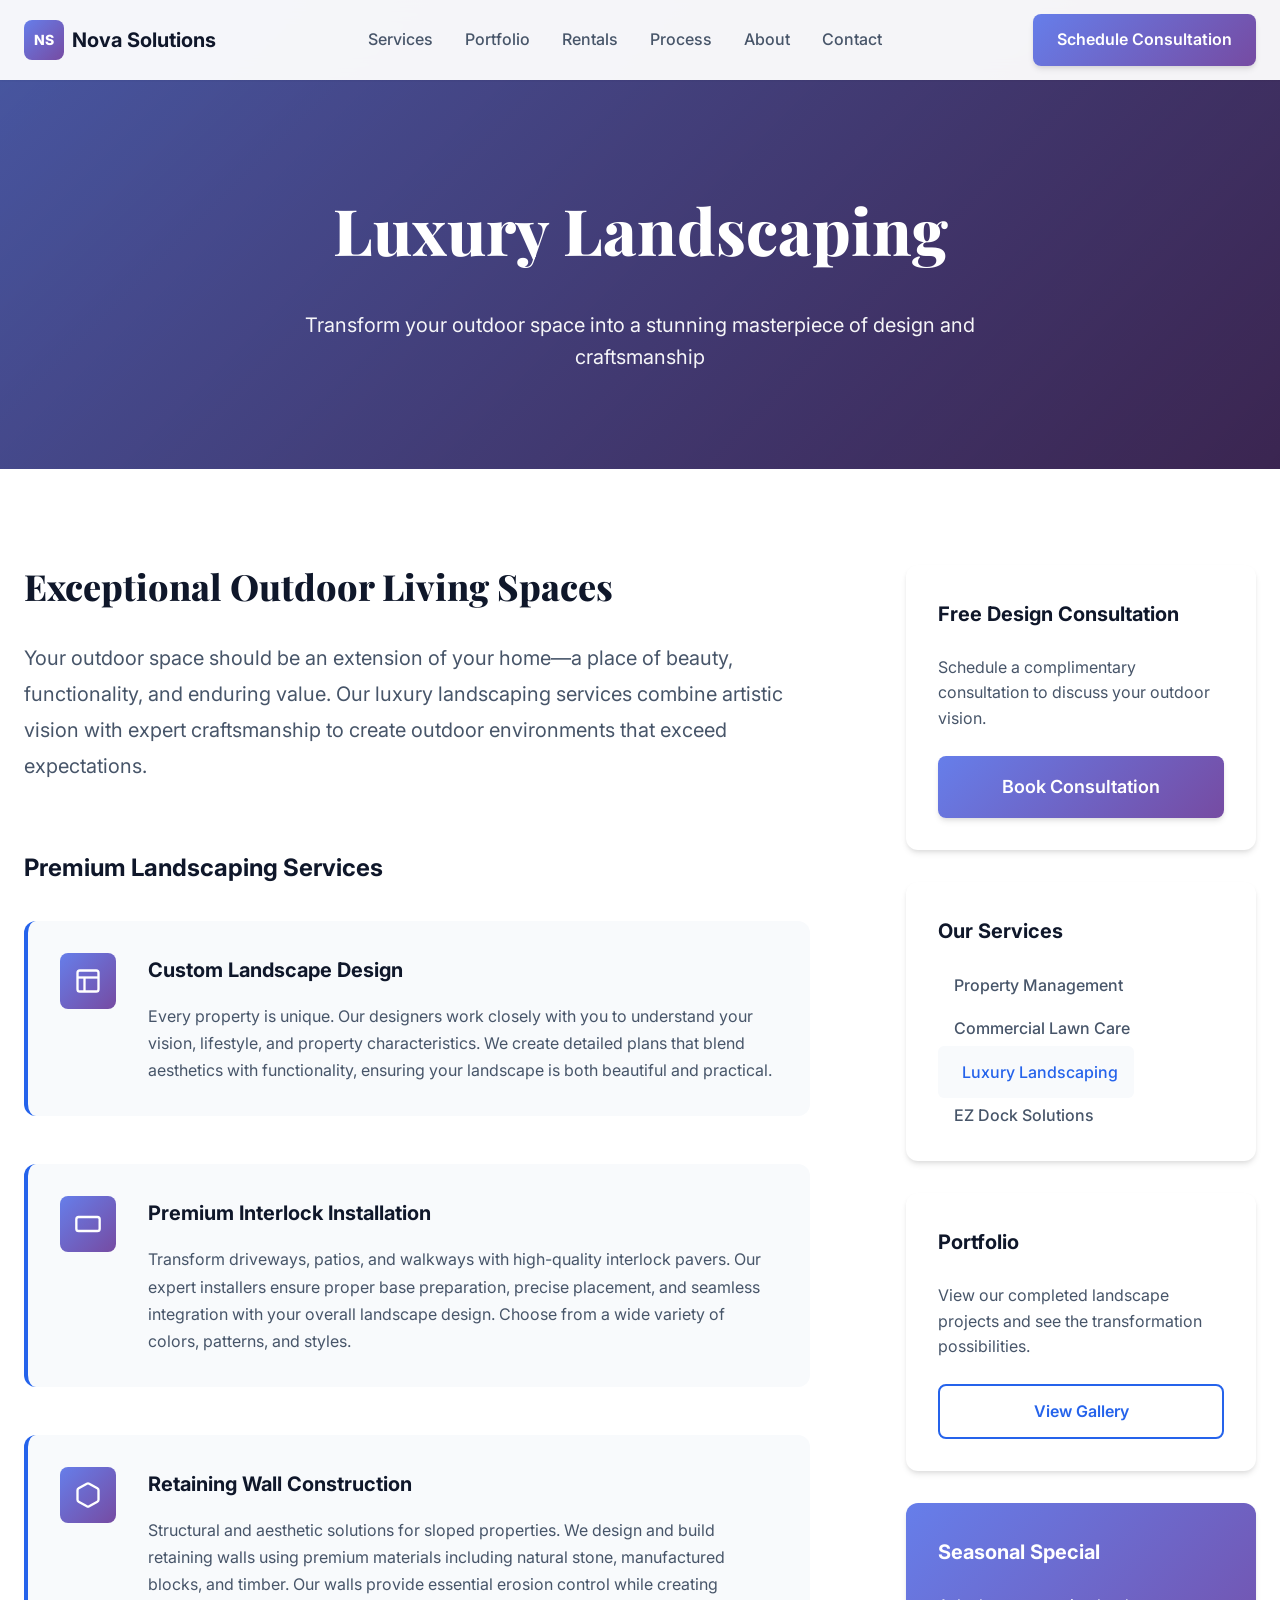
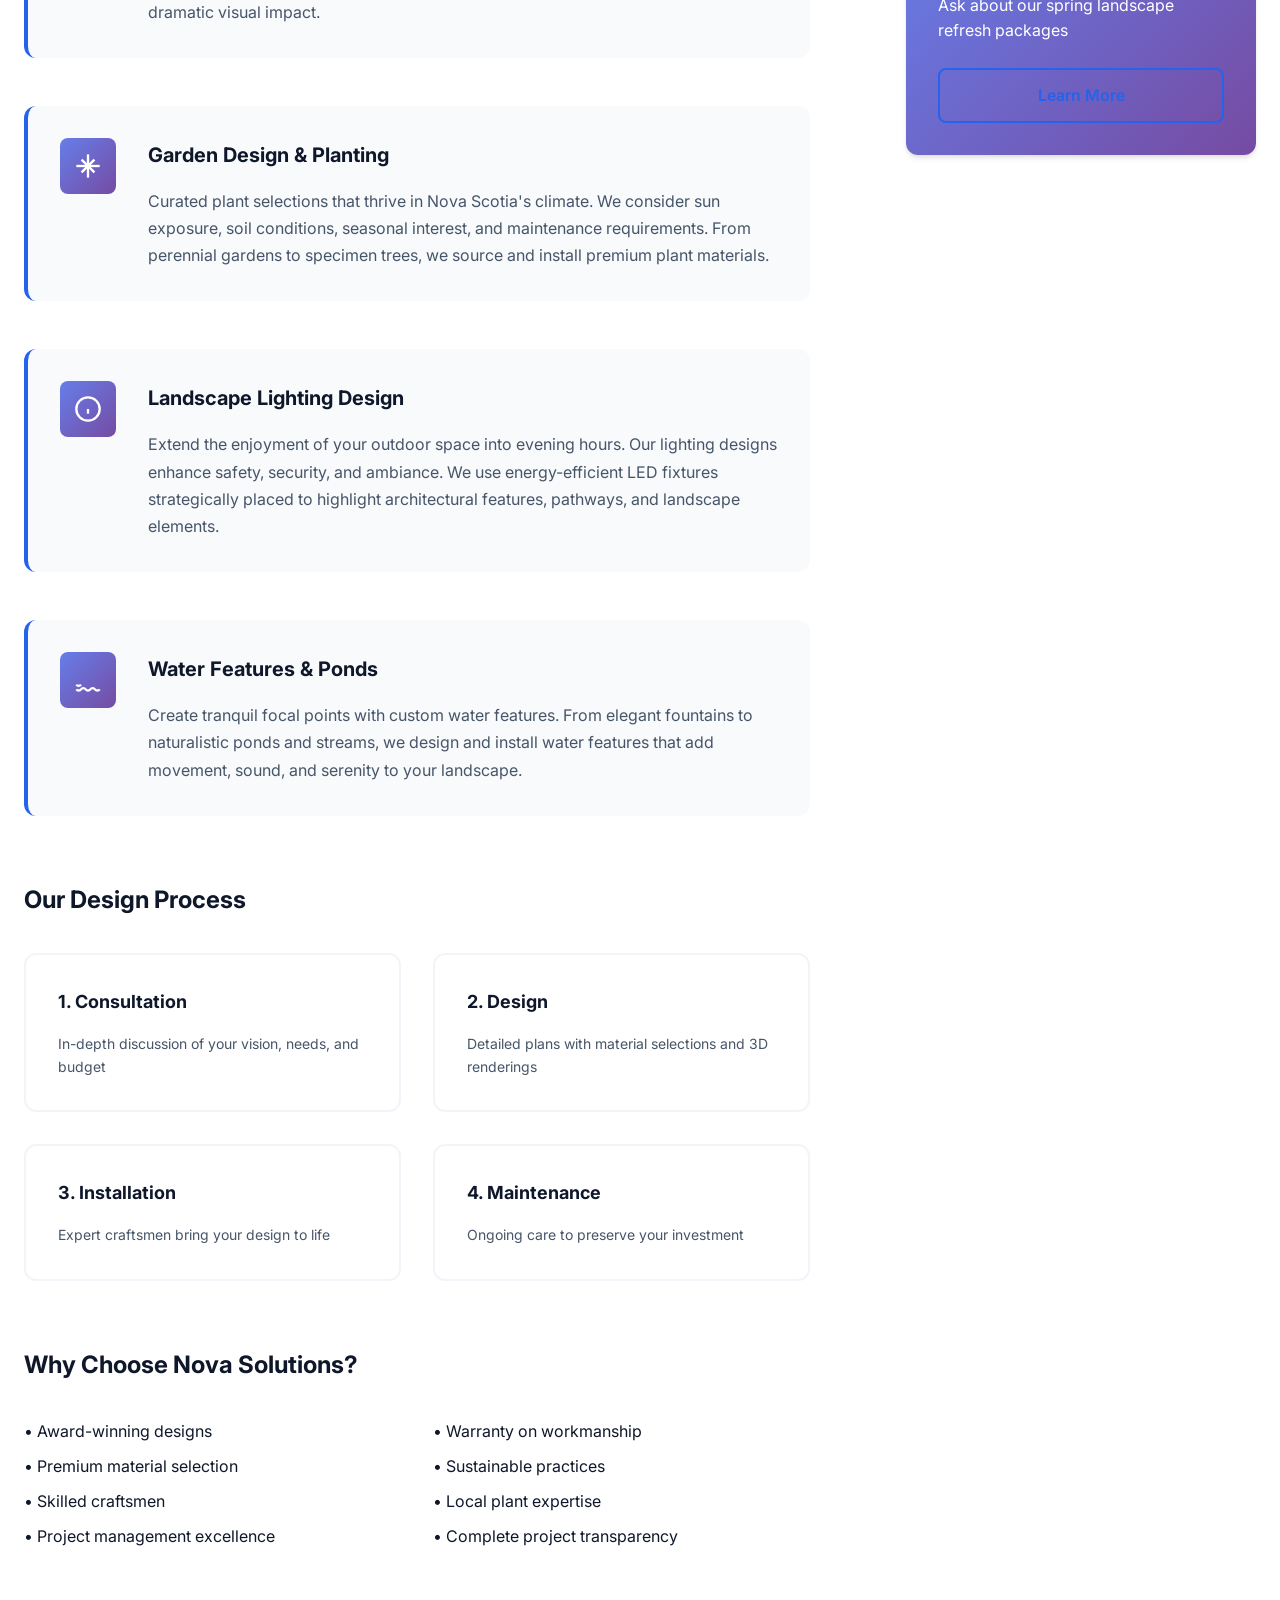
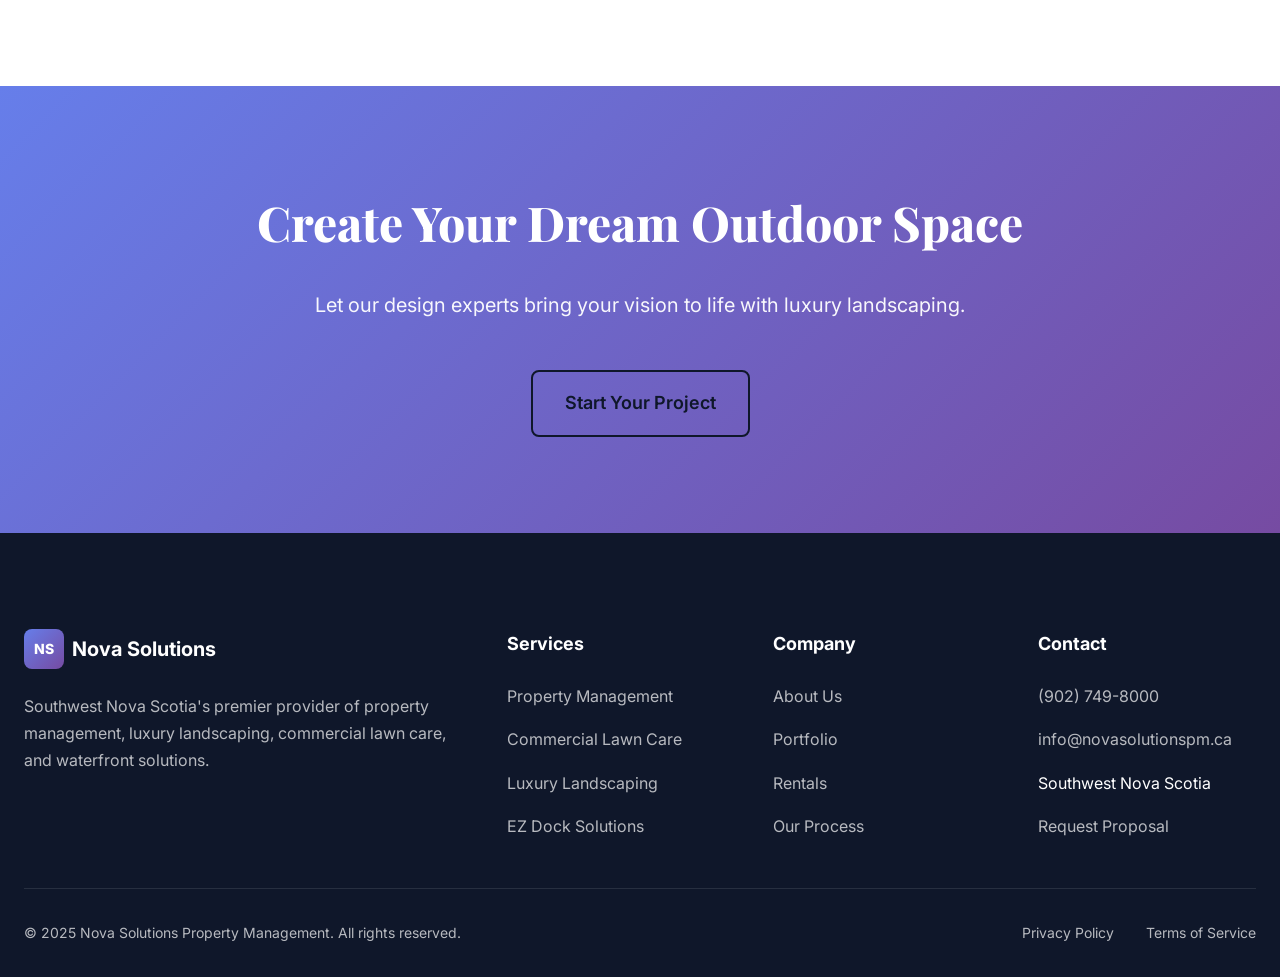
<file: landscaping.html>
<!DOCTYPE html>
<html lang="en">
<head>
    <meta charset="UTF-8">
    <meta name="viewport" content="width=device-width, initial-scale=1.0">
    <meta name="description" content="Luxury landscaping services in Southwest Nova Scotia. Custom design, premium interlock, retaining walls, gardens, and landscape lighting.">
    <title>Luxury Landscaping Services | Nova Solutions</title>
    <link rel="preconnect" href="https://fonts.googleapis.com">
    <link rel="preconnect" href="https://fonts.gstatic.com" crossorigin>
    <link href="https://fonts.googleapis.com/css2?family=Inter:wght@300;400;500;600;700;800&family=Playfair+Display:wght@600;700;800&display=swap" rel="stylesheet">
    <link rel="stylesheet" href="css/styles.css">
    <link rel="icon" type="image/svg+xml" href="favicon.svg">
    <link rel="manifest" href="manifest.json">
    <meta name="theme-color" content="#667eea">
</head>
<body>
    <header class="header" id="header">
        <nav class="nav container">
            <a href="index.html" class="nav__logo">
                <span class="logo__icon">NS</span>
                <span class="logo__text">Nova Solutions</span>
            </a>
            <div class="nav__menu" id="nav-menu">
                <ul class="nav__list">
                    <li class="nav__item"><a href="index.html#services" class="nav__link">Services</a></li>
                    <li class="nav__item"><a href="index.html#portfolio" class="nav__link">Portfolio</a></li>
                    <li class="nav__item"><a href="index.html#rentals" class="nav__link">Rentals</a></li>
                    <li class="nav__item"><a href="index.html#process" class="nav__link">Process</a></li>
                    <li class="nav__item"><a href="index.html#about" class="nav__link">About</a></li>
                    <li class="nav__item"><a href="index.html#contact" class="nav__link">Contact</a></li>
                </ul>
                <div class="nav__close" id="nav-close">
                    <svg xmlns="http://www.w3.org/2000/svg" viewBox="0 0 24 24" fill="none" stroke="currentColor" stroke-width="2" stroke-linecap="round" stroke-linejoin="round">
                        <line x1="18" y1="6" x2="6" y2="18"></line>
                        <line x1="6" y1="6" x2="18" y2="18"></line>
                    </svg>
                </div>
            </div>
            <div class="nav__actions">
                <a href="index.html#contact" class="btn btn--primary">Schedule Consultation</a>
                <div class="nav__toggle" id="nav-toggle">
                    <svg xmlns="http://www.w3.org/2000/svg" viewBox="0 0 24 24" fill="none" stroke="currentColor" stroke-width="2" stroke-linecap="round" stroke-linejoin="round">
                        <line x1="3" y1="12" x2="21" y2="12"></line>
                        <line x1="3" y1="6" x2="21" y2="6"></line>
                        <line x1="3" y1="18" x2="21" y2="18"></line>
                    </svg>
                </div>
            </div>
        </nav>
    </header>

    <section class="page-hero">
        <div class="page-hero__background">
            <div class="page-hero__overlay"></div>
        </div>
        <div class="container">
            <div class="page-hero__content">
                <h1 class="page-hero__title">Luxury Landscaping</h1>
                <p class="page-hero__description">Transform your outdoor space into a stunning masterpiece of design and craftsmanship</p>
            </div>
        </div>
    </section>

    <section class="service-detail section">
        <div class="container">
            <div class="service-detail__content">
                <div class="service-detail__main">
                    <h2>Exceptional Outdoor Living Spaces</h2>
                    <p class="lead">Your outdoor space should be an extension of your home—a place of beauty, functionality, and enduring value. Our luxury landscaping services combine artistic vision with expert craftsmanship to create outdoor environments that exceed expectations.</p>

                    <h3>Premium Landscaping Services</h3>

                    <div class="feature-detail">
                        <div class="feature-detail__icon">
                            <svg xmlns="http://www.w3.org/2000/svg" viewBox="0 0 24 24" fill="none" stroke="currentColor" stroke-width="2"><rect x="3" y="3" width="18" height="18" rx="2" ry="2"></rect><line x1="3" y1="9" x2="21" y2="9"></line><line x1="9" y1="21" x2="9" y2="9"></line></svg>
                        </div>
                        <div class="feature-detail__content">
                            <h4>Custom Landscape Design</h4>
                            <p>Every property is unique. Our designers work closely with you to understand your vision, lifestyle, and property characteristics. We create detailed plans that blend aesthetics with functionality, ensuring your landscape is both beautiful and practical.</p>
                        </div>
                    </div>

                    <div class="feature-detail">
                        <div class="feature-detail__icon">
                            <svg xmlns="http://www.w3.org/2000/svg" viewBox="0 0 24 24" fill="none" stroke="currentColor" stroke-width="2"><rect x="2" y="6" width="20" height="12" rx="2"></rect><path d="M12 12h.01"></path><path d="M17 12h.01"></path><path d="M7 12h.01"></path></svg>
                        </div>
                        <div class="feature-detail__content">
                            <h4>Premium Interlock Installation</h4>
                            <p>Transform driveways, patios, and walkways with high-quality interlock pavers. Our expert installers ensure proper base preparation, precise placement, and seamless integration with your overall landscape design. Choose from a wide variety of colors, patterns, and styles.</p>
                        </div>
                    </div>

                    <div class="feature-detail">
                        <div class="feature-detail__icon">
                            <svg xmlns="http://www.w3.org/2000/svg" viewBox="0 0 24 24" fill="none" stroke="currentColor" stroke-width="2"><path d="M21 16V8a2 2 0 0 0-1-1.73l-7-4a2 2 0 0 0-2 0l-7 4A2 2 0 0 0 3 8v8a2 2 0 0 0 1 1.73l7 4a2 2 0 0 0 2 0l7-4A2 2 0 0 0 21 16z"></path></svg>
                        </div>
                        <div class="feature-detail__content">
                            <h4>Retaining Wall Construction</h4>
                            <p>Structural and aesthetic solutions for sloped properties. We design and build retaining walls using premium materials including natural stone, manufactured blocks, and timber. Our walls provide essential erosion control while creating dramatic visual impact.</p>
                        </div>
                    </div>

                    <div class="feature-detail">
                        <div class="feature-detail__icon">
                            <svg xmlns="http://www.w3.org/2000/svg" viewBox="0 0 24 24" fill="none" stroke="currentColor" stroke-width="2"><path d="M12 2v20"></path><path d="M2 12h20"></path><path d="m6.5 6.5 11 11"></path><path d="m17.5 6.5-11 11"></path></svg>
                        </div>
                        <div class="feature-detail__content">
                            <h4>Garden Design & Planting</h4>
                            <p>Curated plant selections that thrive in Nova Scotia's climate. We consider sun exposure, soil conditions, seasonal interest, and maintenance requirements. From perennial gardens to specimen trees, we source and install premium plant materials.</p>
                        </div>
                    </div>

                    <div class="feature-detail">
                        <div class="feature-detail__icon">
                            <svg xmlns="http://www.w3.org/2000/svg" viewBox="0 0 24 24" fill="none" stroke="currentColor" stroke-width="2"><circle cx="12" cy="12" r="10"></circle><path d="M12 16v-4"></path><path d="M12 8h.01"></path></svg>
                        </div>
                        <div class="feature-detail__content">
                            <h4>Landscape Lighting Design</h4>
                            <p>Extend the enjoyment of your outdoor space into evening hours. Our lighting designs enhance safety, security, and ambiance. We use energy-efficient LED fixtures strategically placed to highlight architectural features, pathways, and landscape elements.</p>
                        </div>
                    </div>

                    <div class="feature-detail">
                        <div class="feature-detail__icon">
                            <svg xmlns="http://www.w3.org/2000/svg" viewBox="0 0 24 24" fill="none" stroke="currentColor" stroke-width="2"><path d="M2 20a2.4 2.4 0 0 0 2 1 2.4 2.4 0 0 0 2-1 2.4 2.4 0 0 1 2-1 2.4 2.4 0 0 1 2 1 2.4 2.4 0 0 0 2 1 2.4 2.4 0 0 0 2-1 2.4 2.4 0 0 1 2-1 2.4 2.4 0 0 1 2 1 2.4 2.4 0 0 0 2 1 2.4 2.4 0 0 0 2-1"></path><path d="M2 16a2.4 2.4 0 0 0 2 1 2.4 2.4 0 0 0 2-1"></path></svg>
                        </div>
                        <div class="feature-detail__content">
                            <h4>Water Features & Ponds</h4>
                            <p>Create tranquil focal points with custom water features. From elegant fountains to naturalistic ponds and streams, we design and install water features that add movement, sound, and serenity to your landscape.</p>
                        </div>
                    </div>

                    <h3>Our Design Process</h3>
                    <div class="benefits-grid">
                        <div class="benefit-card">
                            <h4>1. Consultation</h4>
                            <p>In-depth discussion of your vision, needs, and budget</p>
                        </div>
                        <div class="benefit-card">
                            <h4>2. Design</h4>
                            <p>Detailed plans with material selections and 3D renderings</p>
                        </div>
                        <div class="benefit-card">
                            <h4>3. Installation</h4>
                            <p>Expert craftsmen bring your design to life</p>
                        </div>
                        <div class="benefit-card">
                            <h4>4. Maintenance</h4>
                            <p>Ongoing care to preserve your investment</p>
                        </div>
                    </div>

                    <h3>Why Choose Nova Solutions?</h3>
                    <ul style="columns: 2; column-gap: 2rem; margin: 2rem 0;">
                        <li style="margin-bottom: 0.5rem;">• Award-winning designs</li>
                        <li style="margin-bottom: 0.5rem;">• Premium material selection</li>
                        <li style="margin-bottom: 0.5rem;">• Skilled craftsmen</li>
                        <li style="margin-bottom: 0.5rem;">• Project management excellence</li>
                        <li style="margin-bottom: 0.5rem;">• Warranty on workmanship</li>
                        <li style="margin-bottom: 0.5rem;">• Sustainable practices</li>
                        <li style="margin-bottom: 0.5rem;">• Local plant expertise</li>
                        <li style="margin-bottom: 0.5rem;">• Complete project transparency</li>
                    </ul>
                </div>

                <aside class="service-detail__sidebar">
                    <div class="sidebar-card">
                        <h3>Free Design Consultation</h3>
                        <p>Schedule a complimentary consultation to discuss your outdoor vision.</p>
                        <a href="index.html#contact" class="btn btn--primary btn--large">Book Consultation</a>
                    </div>

                    <div class="sidebar-card">
                        <h3>Our Services</h3>
                        <ul class="sidebar-links">
                            <li><a href="property-management.html">Property Management</a></li>
                            <li><a href="lawn-care.html">Commercial Lawn Care</a></li>
                            <li><a href="landscaping.html" class="active">Luxury Landscaping</a></li>
                            <li><a href="ez-dock.html">EZ Dock Solutions</a></li>
                        </ul>
                    </div>

                    <div class="sidebar-card">
                        <h3>Portfolio</h3>
                        <p>View our completed landscape projects and see the transformation possibilities.</p>
                        <a href="index.html#portfolio" class="btn btn--outline">View Gallery</a>
                    </div>

                    <div class="sidebar-card sidebar-card--highlight">
                        <h3>Seasonal Special</h3>
                        <p>Ask about our spring landscape refresh packages</p>
                        <a href="index.html#contact" class="btn btn--outline">Learn More</a>
                    </div>
                </aside>
            </div>
        </div>
    </section>

    <section class="cta-section">
        <div class="container">
            <div class="cta-content">
                <h2>Create Your Dream Outdoor Space</h2>
                <p>Let our design experts bring your vision to life with luxury landscaping.</p>
                <a href="index.html#contact" class="btn btn--secondary btn--large">Start Your Project</a>
            </div>
        </div>
    </section>

    <footer class="footer">
        <div class="container">
            <div class="footer__content">
                <div class="footer__column">
                    <a href="index.html" class="footer__logo">
                        <span class="logo__icon">NS</span>
                        <span class="logo__text">Nova Solutions</span>
                    </a>
                    <p class="footer__description">Southwest Nova Scotia's premier provider of property management, luxury landscaping, commercial lawn care, and waterfront solutions.</p>
                </div>
                <div class="footer__column">
                    <h3 class="footer__title">Services</h3>
                    <ul class="footer__links">
                        <li><a href="property-management.html">Property Management</a></li>
                        <li><a href="lawn-care.html">Commercial Lawn Care</a></li>
                        <li><a href="landscaping.html">Luxury Landscaping</a></li>
                        <li><a href="ez-dock.html">EZ Dock Solutions</a></li>
                    </ul>
                </div>
                <div class="footer__column">
                    <h3 class="footer__title">Company</h3>
                    <ul class="footer__links">
                        <li><a href="index.html#about">About Us</a></li>
                        <li><a href="index.html#portfolio">Portfolio</a></li>
                        <li><a href="index.html#rentals">Rentals</a></li>
                        <li><a href="index.html#process">Our Process</a></li>
                    </ul>
                </div>
                <div class="footer__column">
                    <h3 class="footer__title">Contact</h3>
                    <ul class="footer__links">
                        <li><a href="tel:+19027498000">(902) 749-8000</a></li>
                        <li><a href="mailto:info@novasolutionspm.ca">info@novasolutionspm.ca</a></li>
                        <li>Southwest Nova Scotia</li>
                        <li><a href="index.html#contact">Request Proposal</a></li>
                    </ul>
                </div>
            </div>
            <div class="footer__bottom">
                <p>&copy; 2025 Nova Solutions Property Management. All rights reserved.</p>
                <div class="footer__legal">
                    <a href="#">Privacy Policy</a>
                    <a href="#">Terms of Service</a>
                </div>
            </div>
        </div>
    </footer>

    <script src="js/main.js"></script>
</body>
</html>
</file>
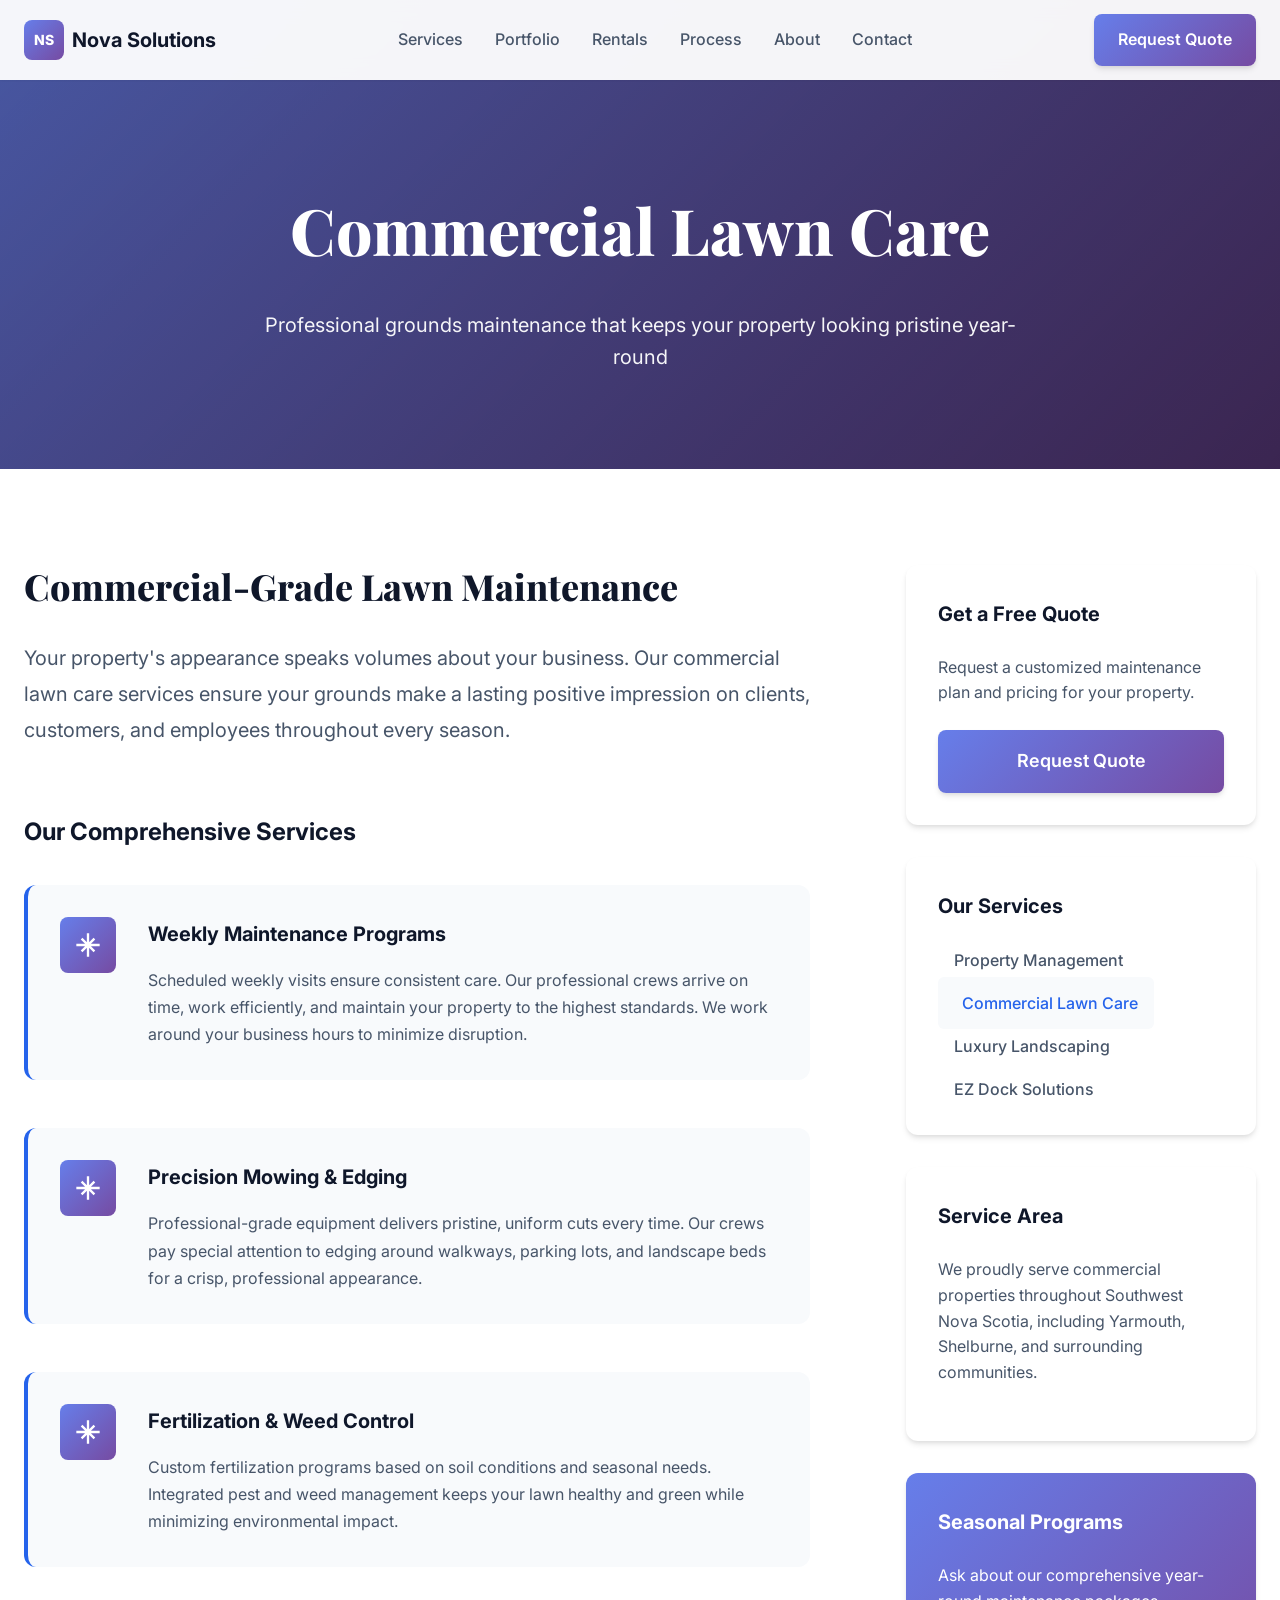
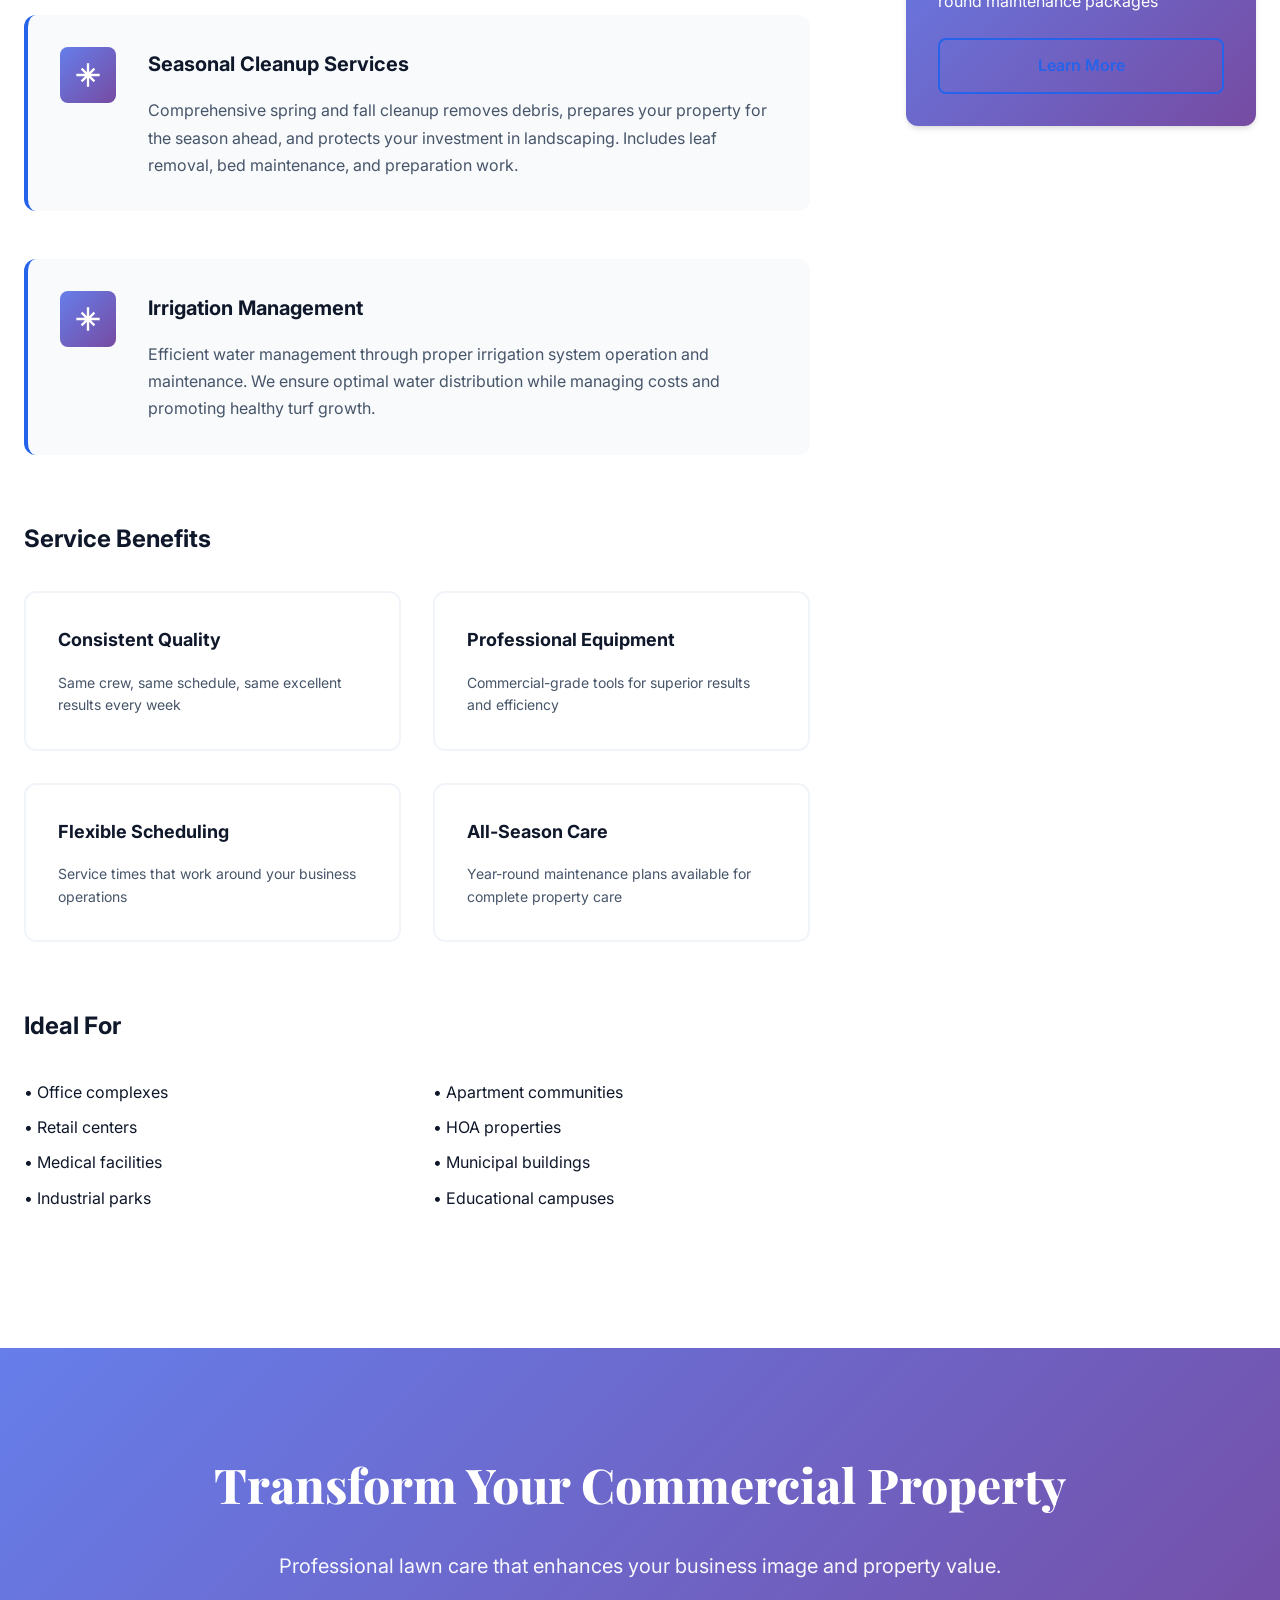
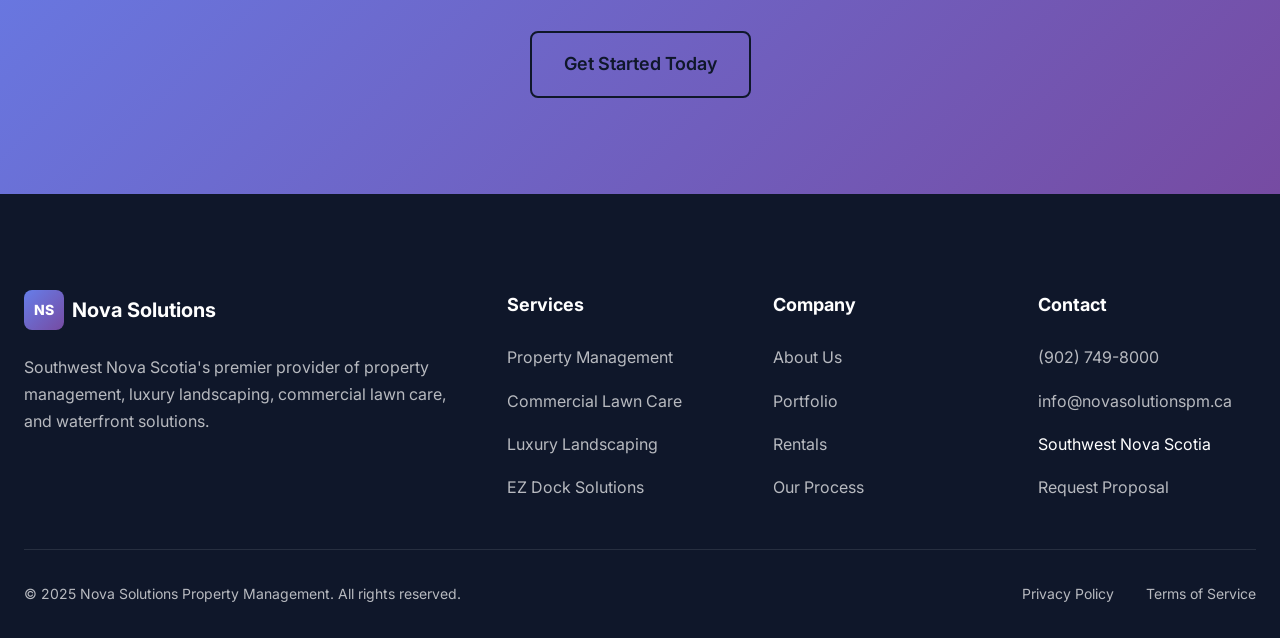
<file: lawn-care.html>
<!DOCTYPE html>
<html lang="en">
<head>
    <meta charset="UTF-8">
    <meta name="viewport" content="width=device-width, initial-scale=1.0">
    <meta name="description" content="Professional commercial lawn care services in Southwest Nova Scotia. Reliable maintenance, pristine cuts, fertilization, and year-round grounds care.">
    <title>Commercial Lawn Care Services | Nova Solutions</title>
    <link rel="preconnect" href="https://fonts.googleapis.com">
    <link rel="preconnect" href="https://fonts.gstatic.com" crossorigin>
    <link href="https://fonts.googleapis.com/css2?family=Inter:wght@300;400;500;600;700;800&family=Playfair+Display:wght@600;700;800&display=swap" rel="stylesheet">
    <link rel="stylesheet" href="css/styles.css">
    <link rel="icon" type="image/svg+xml" href="favicon.svg">
    <link rel="manifest" href="manifest.json">
    <meta name="theme-color" content="#667eea">
</head>
<body>
    <header class="header" id="header">
        <nav class="nav container">
            <a href="index.html" class="nav__logo">
                <span class="logo__icon">NS</span>
                <span class="logo__text">Nova Solutions</span>
            </a>
            <div class="nav__menu" id="nav-menu">
                <ul class="nav__list">
                    <li class="nav__item"><a href="index.html#services" class="nav__link">Services</a></li>
                    <li class="nav__item"><a href="index.html#portfolio" class="nav__link">Portfolio</a></li>
                    <li class="nav__item"><a href="index.html#rentals" class="nav__link">Rentals</a></li>
                    <li class="nav__item"><a href="index.html#process" class="nav__link">Process</a></li>
                    <li class="nav__item"><a href="index.html#about" class="nav__link">About</a></li>
                    <li class="nav__item"><a href="index.html#contact" class="nav__link">Contact</a></li>
                </ul>
                <div class="nav__close" id="nav-close">
                    <svg xmlns="http://www.w3.org/2000/svg" viewBox="0 0 24 24" fill="none" stroke="currentColor" stroke-width="2" stroke-linecap="round" stroke-linejoin="round">
                        <line x1="18" y1="6" x2="6" y2="18"></line>
                        <line x1="6" y1="6" x2="18" y2="18"></line>
                    </svg>
                </div>
            </div>
            <div class="nav__actions">
                <a href="index.html#contact" class="btn btn--primary">Request Quote</a>
                <div class="nav__toggle" id="nav-toggle">
                    <svg xmlns="http://www.w3.org/2000/svg" viewBox="0 0 24 24" fill="none" stroke="currentColor" stroke-width="2" stroke-linecap="round" stroke-linejoin="round">
                        <line x1="3" y1="12" x2="21" y2="12"></line>
                        <line x1="3" y1="6" x2="21" y2="6"></line>
                        <line x1="3" y1="18" x2="21" y2="18"></line>
                    </svg>
                </div>
            </div>
        </nav>
    </header>

    <section class="page-hero">
        <div class="page-hero__background">
            <div class="page-hero__overlay"></div>
        </div>
        <div class="container">
            <div class="page-hero__content">
                <h1 class="page-hero__title">Commercial Lawn Care</h1>
                <p class="page-hero__description">Professional grounds maintenance that keeps your property looking pristine year-round</p>
            </div>
        </div>
    </section>

    <section class="service-detail section">
        <div class="container">
            <div class="service-detail__content">
                <div class="service-detail__main">
                    <h2>Commercial-Grade Lawn Maintenance</h2>
                    <p class="lead">Your property's appearance speaks volumes about your business. Our commercial lawn care services ensure your grounds make a lasting positive impression on clients, customers, and employees throughout every season.</p>

                    <h3>Our Comprehensive Services</h3>

                    <div class="feature-detail">
                        <div class="feature-detail__icon">
                            <svg xmlns="http://www.w3.org/2000/svg" viewBox="0 0 24 24" fill="none" stroke="currentColor" stroke-width="2"><path d="M12 2v20M2 12h20M6.5 6.5l11 11M17.5 6.5l-11 11"></path></svg>
                        </div>
                        <div class="feature-detail__content">
                            <h4>Weekly Maintenance Programs</h4>
                            <p>Scheduled weekly visits ensure consistent care. Our professional crews arrive on time, work efficiently, and maintain your property to the highest standards. We work around your business hours to minimize disruption.</p>
                        </div>
                    </div>

                    <div class="feature-detail">
                        <div class="feature-detail__icon">
                            <svg xmlns="http://www.w3.org/2000/svg" viewBox="0 0 24 24" fill="none" stroke="currentColor" stroke-width="2"><path d="M12 2v20M2 12h20M6.5 6.5l11 11M17.5 6.5l-11 11"></path></svg>
                        </div>
                        <div class="feature-detail__content">
                            <h4>Precision Mowing & Edging</h4>
                            <p>Professional-grade equipment delivers pristine, uniform cuts every time. Our crews pay special attention to edging around walkways, parking lots, and landscape beds for a crisp, professional appearance.</p>
                        </div>
                    </div>

                    <div class="feature-detail">
                        <div class="feature-detail__icon">
                            <svg xmlns="http://www.w3.org/2000/svg" viewBox="0 0 24 24" fill="none" stroke="currentColor" stroke-width="2"><path d="M12 2v20M2 12h20M6.5 6.5l11 11M17.5 6.5l-11 11"></path></svg>
                        </div>
                        <div class="feature-detail__content">
                            <h4>Fertilization & Weed Control</h4>
                            <p>Custom fertilization programs based on soil conditions and seasonal needs. Integrated pest and weed management keeps your lawn healthy and green while minimizing environmental impact.</p>
                        </div>
                    </div>

                    <div class="feature-detail">
                        <div class="feature-detail__icon">
                            <svg xmlns="http://www.w3.org/2000/svg" viewBox="0 0 24 24" fill="none" stroke="currentColor" stroke-width="2"><path d="M12 2v20M2 12h20M6.5 6.5l11 11M17.5 6.5l-11 11"></path></svg>
                        </div>
                        <div class="feature-detail__content">
                            <h4>Seasonal Cleanup Services</h4>
                            <p>Comprehensive spring and fall cleanup removes debris, prepares your property for the season ahead, and protects your investment in landscaping. Includes leaf removal, bed maintenance, and preparation work.</p>
                        </div>
                    </div>

                    <div class="feature-detail">
                        <div class="feature-detail__icon">
                            <svg xmlns="http://www.w3.org/2000/svg" viewBox="0 0 24 24" fill="none" stroke="currentColor" stroke-width="2"><path d="M12 2v20M2 12h20M6.5 6.5l11 11M17.5 6.5l-11 11"></path></svg>
                        </div>
                        <div class="feature-detail__content">
                            <h4>Irrigation Management</h4>
                            <p>Efficient water management through proper irrigation system operation and maintenance. We ensure optimal water distribution while managing costs and promoting healthy turf growth.</p>
                        </div>
                    </div>

                    <h3>Service Benefits</h3>
                    <div class="benefits-grid">
                        <div class="benefit-card">
                            <h4>Consistent Quality</h4>
                            <p>Same crew, same schedule, same excellent results every week</p>
                        </div>
                        <div class="benefit-card">
                            <h4>Professional Equipment</h4>
                            <p>Commercial-grade tools for superior results and efficiency</p>
                        </div>
                        <div class="benefit-card">
                            <h4>Flexible Scheduling</h4>
                            <p>Service times that work around your business operations</p>
                        </div>
                        <div class="benefit-card">
                            <h4>All-Season Care</h4>
                            <p>Year-round maintenance plans available for complete property care</p>
                        </div>
                    </div>

                    <h3>Ideal For</h3>
                    <ul style="columns: 2; column-gap: 2rem; margin: 2rem 0;">
                        <li style="margin-bottom: 0.5rem;">• Office complexes</li>
                        <li style="margin-bottom: 0.5rem;">• Retail centers</li>
                        <li style="margin-bottom: 0.5rem;">• Medical facilities</li>
                        <li style="margin-bottom: 0.5rem;">• Industrial parks</li>
                        <li style="margin-bottom: 0.5rem;">• Apartment communities</li>
                        <li style="margin-bottom: 0.5rem;">• HOA properties</li>
                        <li style="margin-bottom: 0.5rem;">• Municipal buildings</li>
                        <li style="margin-bottom: 0.5rem;">• Educational campuses</li>
                    </ul>
                </div>

                <aside class="service-detail__sidebar">
                    <div class="sidebar-card">
                        <h3>Get a Free Quote</h3>
                        <p>Request a customized maintenance plan and pricing for your property.</p>
                        <a href="index.html#contact" class="btn btn--primary btn--large">Request Quote</a>
                    </div>

                    <div class="sidebar-card">
                        <h3>Our Services</h3>
                        <ul class="sidebar-links">
                            <li><a href="property-management.html">Property Management</a></li>
                            <li><a href="lawn-care.html" class="active">Commercial Lawn Care</a></li>
                            <li><a href="landscaping.html">Luxury Landscaping</a></li>
                            <li><a href="ez-dock.html">EZ Dock Solutions</a></li>
                        </ul>
                    </div>

                    <div class="sidebar-card">
                        <h3>Service Area</h3>
                        <p>We proudly serve commercial properties throughout Southwest Nova Scotia, including Yarmouth, Shelburne, and surrounding communities.</p>
                    </div>

                    <div class="sidebar-card sidebar-card--highlight">
                        <h3>Seasonal Programs</h3>
                        <p>Ask about our comprehensive year-round maintenance packages</p>
                        <a href="index.html#contact" class="btn btn--outline">Learn More</a>
                    </div>
                </aside>
            </div>
        </div>
    </section>

    <section class="cta-section">
        <div class="container">
            <div class="cta-content">
                <h2>Transform Your Commercial Property</h2>
                <p>Professional lawn care that enhances your business image and property value.</p>
                <a href="index.html#contact" class="btn btn--secondary btn--large">Get Started Today</a>
            </div>
        </div>
    </section>

    <footer class="footer">
        <div class="container">
            <div class="footer__content">
                <div class="footer__column">
                    <a href="index.html" class="footer__logo">
                        <span class="logo__icon">NS</span>
                        <span class="logo__text">Nova Solutions</span>
                    </a>
                    <p class="footer__description">Southwest Nova Scotia's premier provider of property management, luxury landscaping, commercial lawn care, and waterfront solutions.</p>
                </div>
                <div class="footer__column">
                    <h3 class="footer__title">Services</h3>
                    <ul class="footer__links">
                        <li><a href="property-management.html">Property Management</a></li>
                        <li><a href="lawn-care.html">Commercial Lawn Care</a></li>
                        <li><a href="landscaping.html">Luxury Landscaping</a></li>
                        <li><a href="ez-dock.html">EZ Dock Solutions</a></li>
                    </ul>
                </div>
                <div class="footer__column">
                    <h3 class="footer__title">Company</h3>
                    <ul class="footer__links">
                        <li><a href="index.html#about">About Us</a></li>
                        <li><a href="index.html#portfolio">Portfolio</a></li>
                        <li><a href="index.html#rentals">Rentals</a></li>
                        <li><a href="index.html#process">Our Process</a></li>
                    </ul>
                </div>
                <div class="footer__column">
                    <h3 class="footer__title">Contact</h3>
                    <ul class="footer__links">
                        <li><a href="tel:+19027498000">(902) 749-8000</a></li>
                        <li><a href="mailto:info@novasolutionspm.ca">info@novasolutionspm.ca</a></li>
                        <li>Southwest Nova Scotia</li>
                        <li><a href="index.html#contact">Request Proposal</a></li>
                    </ul>
                </div>
            </div>
            <div class="footer__bottom">
                <p>&copy; 2025 Nova Solutions Property Management. All rights reserved.</p>
                <div class="footer__legal">
                    <a href="#">Privacy Policy</a>
                    <a href="#">Terms of Service</a>
                </div>
            </div>
        </div>
    </footer>

    <script src="js/main.js"></script>
</body>
</html>
</file>
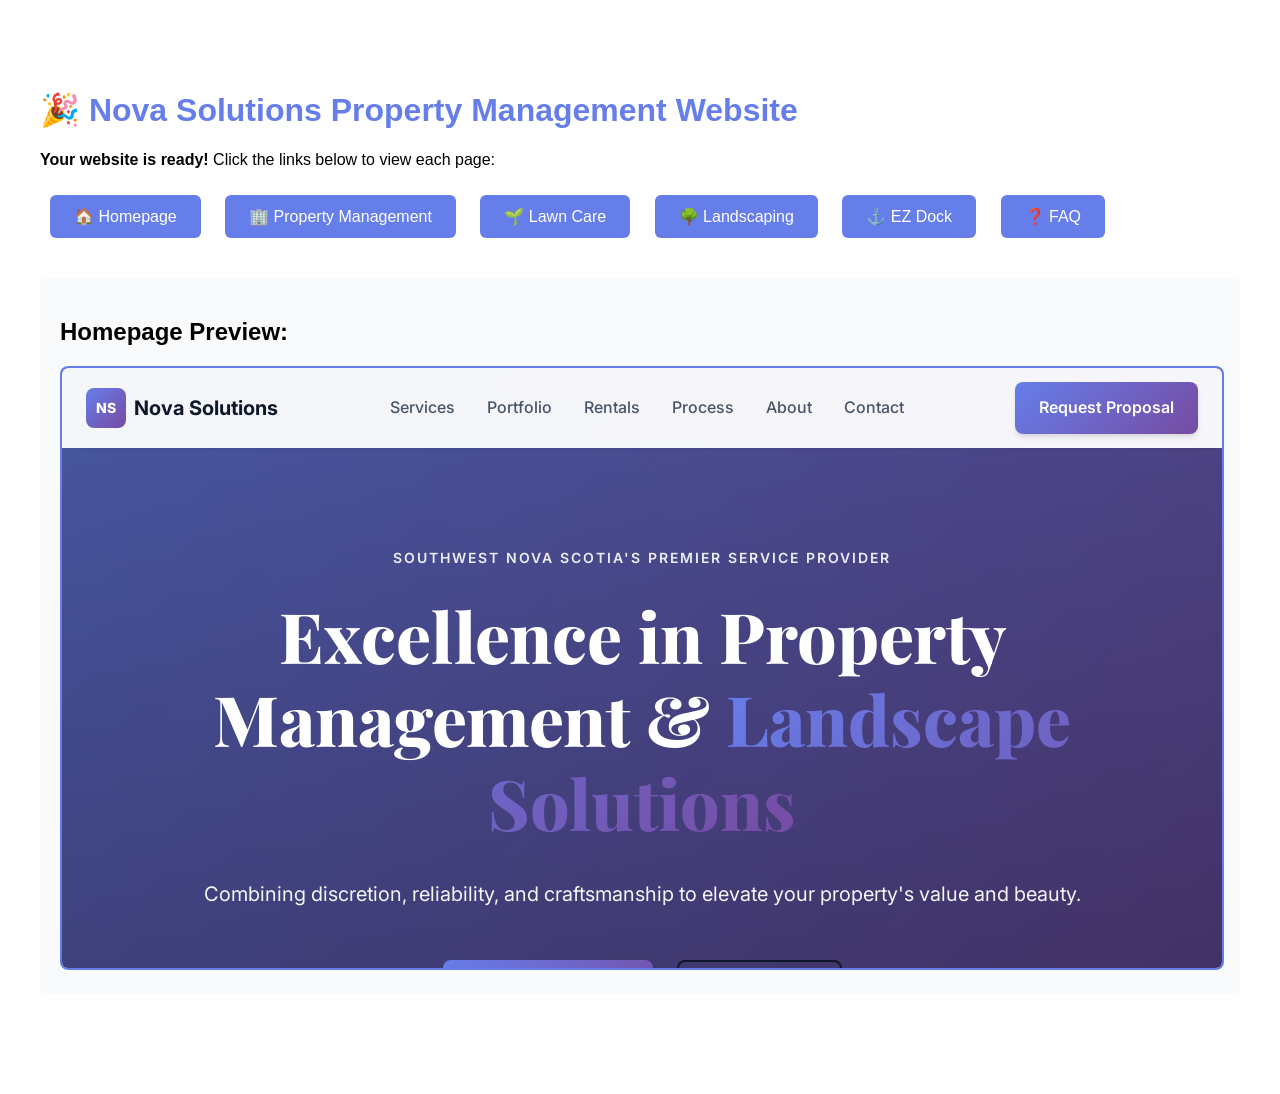
<file: PREVIEW.html>
<!DOCTYPE html>
<html>
<head>
    <title>Nova Solutions - Quick Preview</title>
    <style>
        body { font-family: Arial; max-width: 1200px; margin: 50px auto; padding: 20px; }
        h1 { color: #667eea; }
        .section { margin: 30px 0; padding: 20px; background: #f8fafc; border-radius: 8px; }
        iframe { width: 100%; height: 600px; border: 2px solid #667eea; border-radius: 8px; }
        .links a { display: inline-block; margin: 10px; padding: 12px 24px; background: #667eea; color: white; text-decoration: none; border-radius: 6px; }
        .links a:hover { background: #764ba2; }
    </style>
</head>
<body>
    <h1>🎉 Nova Solutions Property Management Website</h1>
    <p><strong>Your website is ready!</strong> Click the links below to view each page:</p>
    
    <div class="links">
        <a href="index.html" target="_blank">🏠 Homepage</a>
        <a href="property-management.html" target="_blank">🏢 Property Management</a>
        <a href="lawn-care.html" target="_blank">🌱 Lawn Care</a>
        <a href="landscaping.html" target="_blank">🌳 Landscaping</a>
        <a href="ez-dock.html" target="_blank">⚓ EZ Dock</a>
        <a href="faq.html" target="_blank">❓ FAQ</a>
    </div>
    
    <div class="section">
        <h2>Homepage Preview:</h2>
        <iframe src="index.html"></iframe>
    </div>
</body>
</html>
</file>
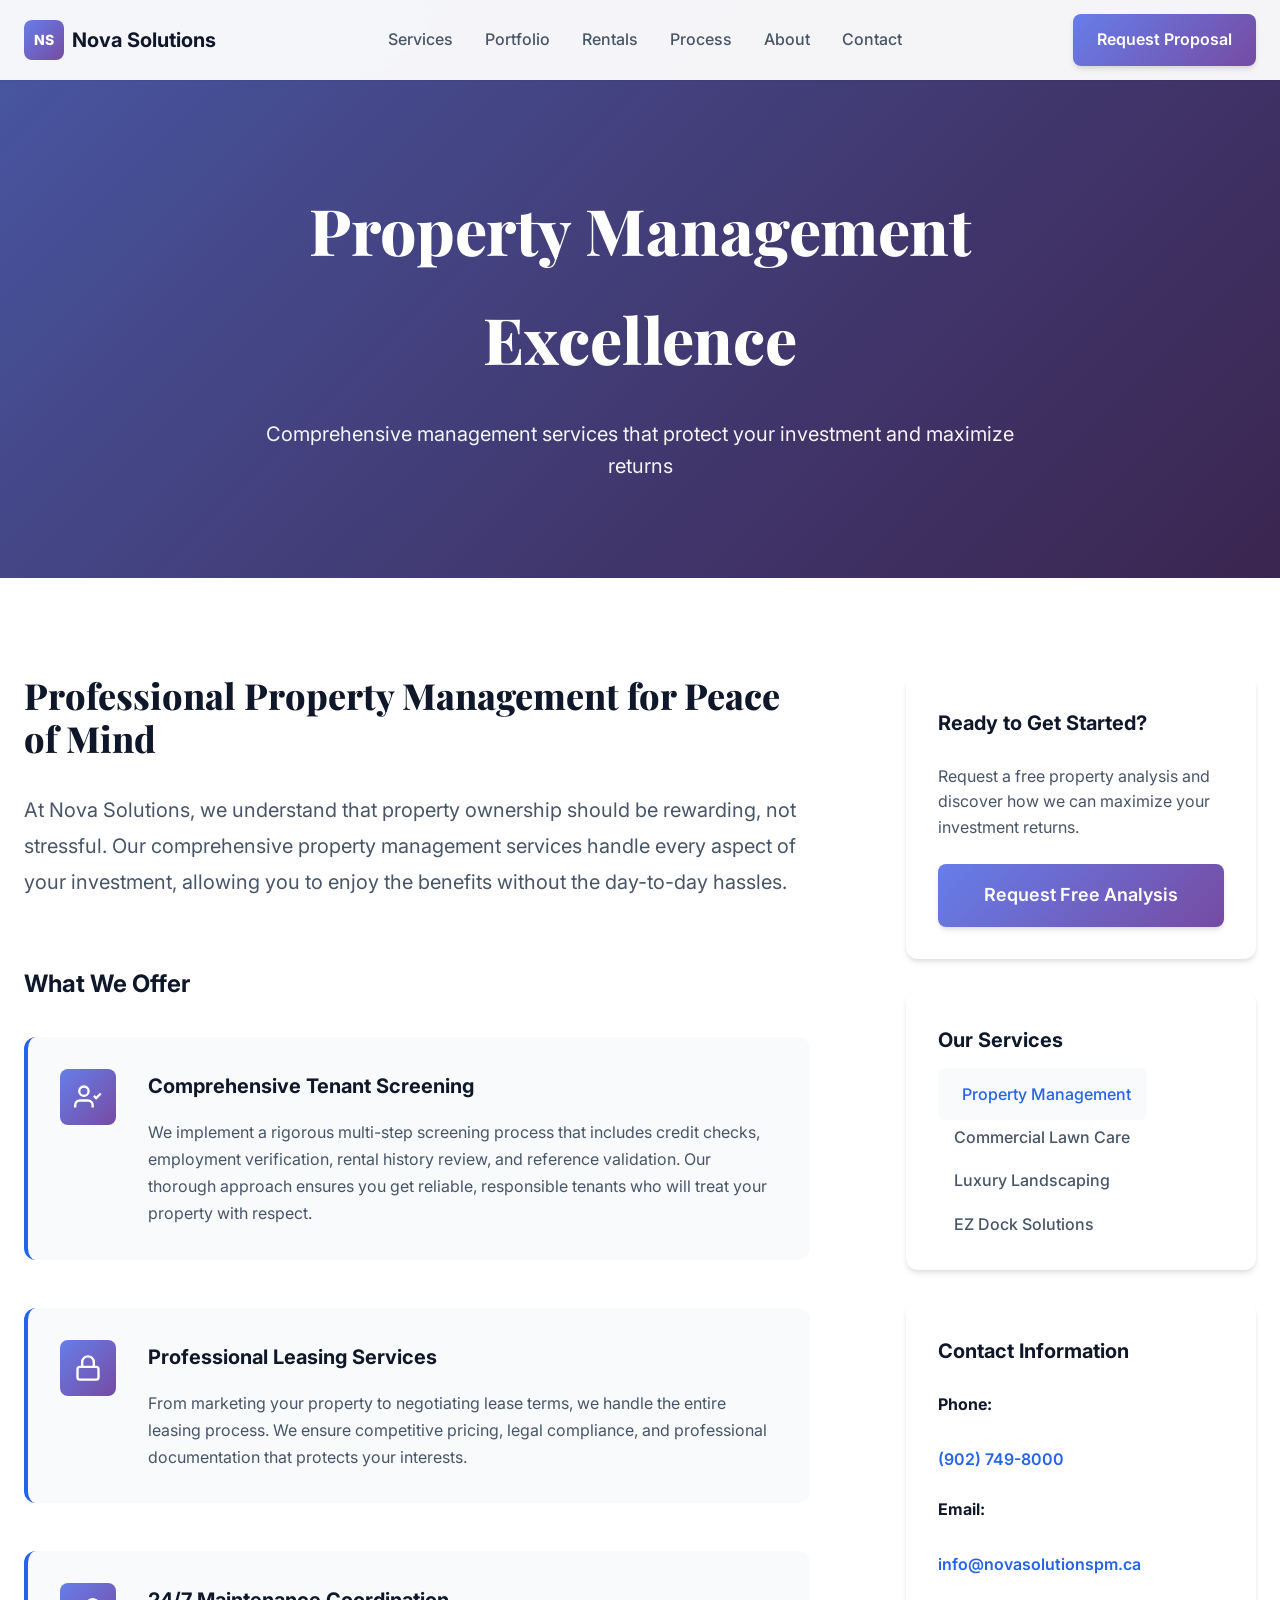
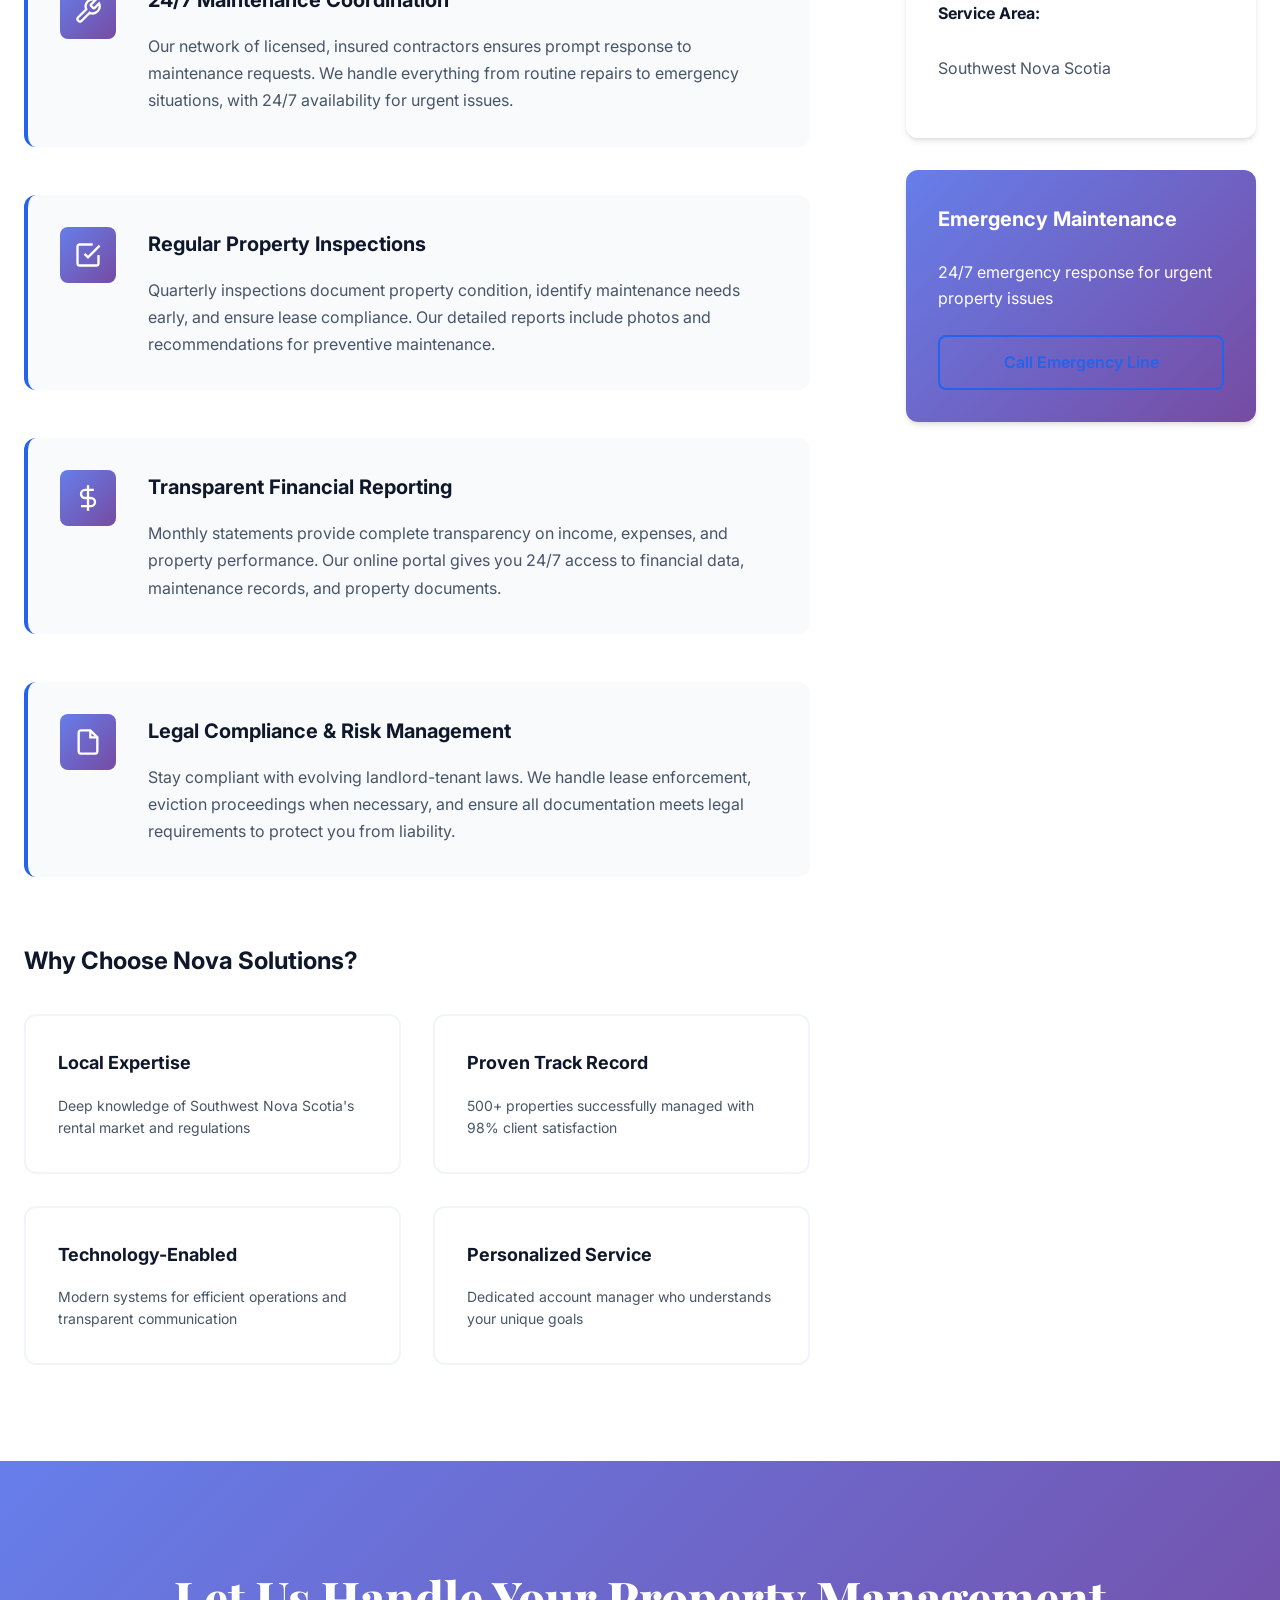
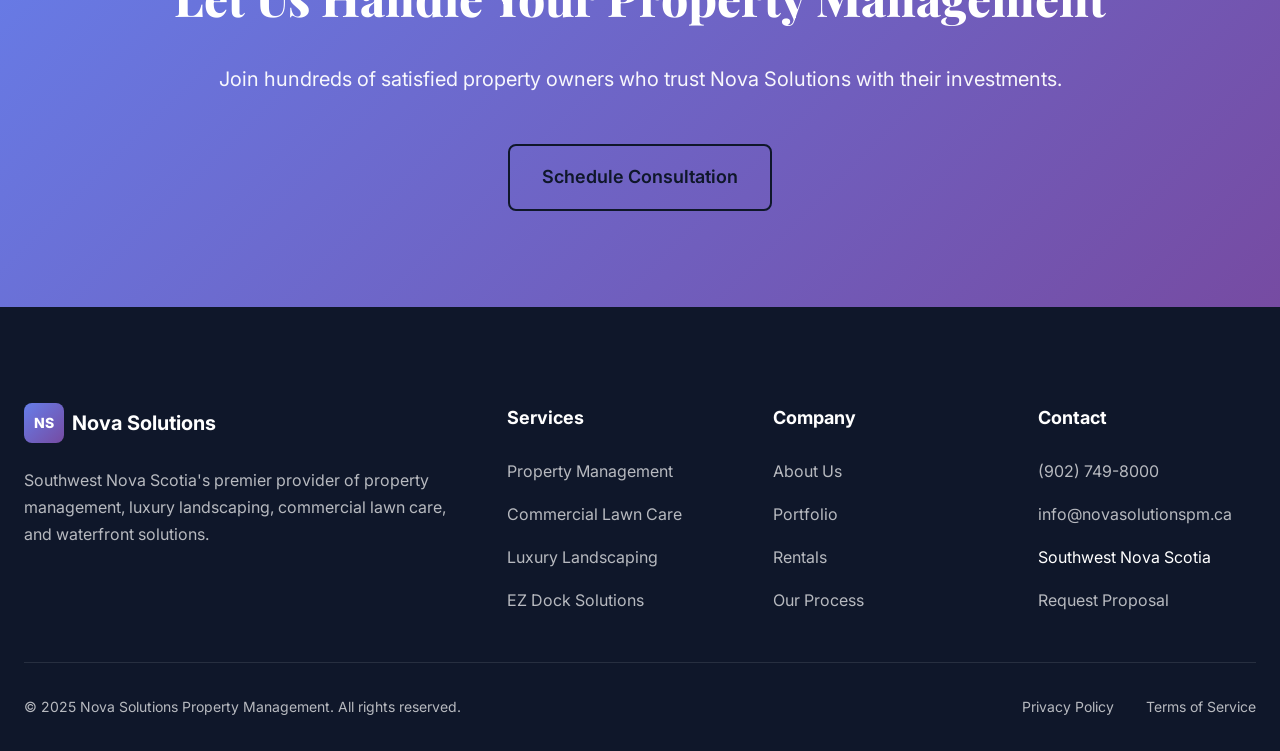
<file: property-management.html>
<!DOCTYPE html>
<html lang="en">
<head>
    <meta charset="UTF-8">
    <meta name="viewport" content="width=device-width, initial-scale=1.0">
    <meta name="description" content="Professional property management services in Southwest Nova Scotia. Tenant screening, leasing, maintenance, and transparent reporting.">
    <title>Property Management Services | Nova Solutions</title>
    <link rel="preconnect" href="https://fonts.googleapis.com">
    <link rel="preconnect" href="https://fonts.gstatic.com" crossorigin>
    <link href="https://fonts.googleapis.com/css2?family=Inter:wght@300;400;500;600;700;800&family=Playfair+Display:wght@600;700;800&display=swap" rel="stylesheet">
    <link rel="stylesheet" href="css/styles.css">
    <link rel="icon" type="image/svg+xml" href="favicon.svg">
</head>
<body>
    <!-- Header -->
    <header class="header" id="header">
        <nav class="nav container">
            <a href="index.html" class="nav__logo">
                <span class="logo__icon">NS</span>
                <span class="logo__text">Nova Solutions</span>
            </a>
            <div class="nav__menu" id="nav-menu">
                <ul class="nav__list">
                    <li class="nav__item"><a href="index.html#services" class="nav__link">Services</a></li>
                    <li class="nav__item"><a href="index.html#portfolio" class="nav__link">Portfolio</a></li>
                    <li class="nav__item"><a href="index.html#rentals" class="nav__link">Rentals</a></li>
                    <li class="nav__item"><a href="index.html#process" class="nav__link">Process</a></li>
                    <li class="nav__item"><a href="index.html#about" class="nav__link">About</a></li>
                    <li class="nav__item"><a href="index.html#contact" class="nav__link">Contact</a></li>
                </ul>
                <div class="nav__close" id="nav-close">
                    <svg xmlns="http://www.w3.org/2000/svg" viewBox="0 0 24 24" fill="none" stroke="currentColor" stroke-width="2" stroke-linecap="round" stroke-linejoin="round">
                        <line x1="18" y1="6" x2="6" y2="18"></line>
                        <line x1="6" y1="6" x2="18" y2="18"></line>
                    </svg>
                </div>
            </div>
            <div class="nav__actions">
                <a href="index.html#contact" class="btn btn--primary">Request Proposal</a>
                <div class="nav__toggle" id="nav-toggle">
                    <svg xmlns="http://www.w3.org/2000/svg" viewBox="0 0 24 24" fill="none" stroke="currentColor" stroke-width="2" stroke-linecap="round" stroke-linejoin="round">
                        <line x1="3" y1="12" x2="21" y2="12"></line>
                        <line x1="3" y1="6" x2="21" y2="6"></line>
                        <line x1="3" y1="18" x2="21" y2="18"></line>
                    </svg>
                </div>
            </div>
        </nav>
    </header>

    <!-- Page Hero -->
    <section class="page-hero">
        <div class="page-hero__background">
            <div class="page-hero__overlay"></div>
        </div>
        <div class="container">
            <div class="page-hero__content">
                <h1 class="page-hero__title">Property Management Excellence</h1>
                <p class="page-hero__description">Comprehensive management services that protect your investment and maximize returns</p>
            </div>
        </div>
    </section>

    <!-- Service Detail Section -->
    <section class="service-detail section">
        <div class="container">
            <div class="service-detail__content">
                <div class="service-detail__main">
                    <h2>Professional Property Management for Peace of Mind</h2>
                    <p class="lead">At Nova Solutions, we understand that property ownership should be rewarding, not stressful. Our comprehensive property management services handle every aspect of your investment, allowing you to enjoy the benefits without the day-to-day hassles.</p>

                    <h3>What We Offer</h3>

                    <div class="feature-detail">
                        <div class="feature-detail__icon">
                            <svg xmlns="http://www.w3.org/2000/svg" viewBox="0 0 24 24" fill="none" stroke="currentColor" stroke-width="2"><path d="M16 21v-2a4 4 0 0 0-4-4H5a4 4 0 0 0-4 4v2"></path><circle cx="8.5" cy="7" r="4"></circle><polyline points="17 11 19 13 23 9"></polyline></svg>
                        </div>
                        <div class="feature-detail__content">
                            <h4>Comprehensive Tenant Screening</h4>
                            <p>We implement a rigorous multi-step screening process that includes credit checks, employment verification, rental history review, and reference validation. Our thorough approach ensures you get reliable, responsible tenants who will treat your property with respect.</p>
                        </div>
                    </div>

                    <div class="feature-detail">
                        <div class="feature-detail__icon">
                            <svg xmlns="http://www.w3.org/2000/svg" viewBox="0 0 24 24" fill="none" stroke="currentColor" stroke-width="2"><rect x="3" y="11" width="18" height="11" rx="2" ry="2"></rect><path d="M7 11V7a5 5 0 0 1 10 0v4"></path></svg>
                        </div>
                        <div class="feature-detail__content">
                            <h4>Professional Leasing Services</h4>
                            <p>From marketing your property to negotiating lease terms, we handle the entire leasing process. We ensure competitive pricing, legal compliance, and professional documentation that protects your interests.</p>
                        </div>
                    </div>

                    <div class="feature-detail">
                        <div class="feature-detail__icon">
                            <svg xmlns="http://www.w3.org/2000/svg" viewBox="0 0 24 24" fill="none" stroke="currentColor" stroke-width="2"><path d="M14.7 6.3a1 1 0 0 0 0 1.4l1.6 1.6a1 1 0 0 0 1.4 0l3.77-3.77a6 6 0 0 1-7.94 7.94l-6.91 6.91a2.12 2.12 0 0 1-3-3l6.91-6.91a6 6 0 0 1 7.94-7.94l-3.76 3.76z"></path></svg>
                        </div>
                        <div class="feature-detail__content">
                            <h4>24/7 Maintenance Coordination</h4>
                            <p>Our network of licensed, insured contractors ensures prompt response to maintenance requests. We handle everything from routine repairs to emergency situations, with 24/7 availability for urgent issues.</p>
                        </div>
                    </div>

                    <div class="feature-detail">
                        <div class="feature-detail__icon">
                            <svg xmlns="http://www.w3.org/2000/svg" viewBox="0 0 24 24" fill="none" stroke="currentColor" stroke-width="2"><path d="M9 11l3 3L22 4"></path><path d="M21 12v7a2 2 0 0 1-2 2H5a2 2 0 0 1-2-2V5a2 2 0 0 1 2-2h11"></path></svg>
                        </div>
                        <div class="feature-detail__content">
                            <h4>Regular Property Inspections</h4>
                            <p>Quarterly inspections document property condition, identify maintenance needs early, and ensure lease compliance. Our detailed reports include photos and recommendations for preventive maintenance.</p>
                        </div>
                    </div>

                    <div class="feature-detail">
                        <div class="feature-detail__icon">
                            <svg xmlns="http://www.w3.org/2000/svg" viewBox="0 0 24 24" fill="none" stroke="currentColor" stroke-width="2"><line x1="12" y1="1" x2="12" y2="23"></line><path d="M17 5H9.5a3.5 3.5 0 0 0 0 7h5a3.5 3.5 0 0 1 0 7H6"></path></svg>
                        </div>
                        <div class="feature-detail__content">
                            <h4>Transparent Financial Reporting</h4>
                            <p>Monthly statements provide complete transparency on income, expenses, and property performance. Our online portal gives you 24/7 access to financial data, maintenance records, and property documents.</p>
                        </div>
                    </div>

                    <div class="feature-detail">
                        <div class="feature-detail__icon">
                            <svg xmlns="http://www.w3.org/2000/svg" viewBox="0 0 24 24" fill="none" stroke="currentColor" stroke-width="2"><path d="M14 2H6a2 2 0 0 0-2 2v16a2 2 0 0 0 2 2h12a2 2 0 0 0 2-2V8z"></path><polyline points="14 2 14 8 20 8"></polyline></svg>
                        </div>
                        <div class="feature-detail__content">
                            <h4>Legal Compliance & Risk Management</h4>
                            <p>Stay compliant with evolving landlord-tenant laws. We handle lease enforcement, eviction proceedings when necessary, and ensure all documentation meets legal requirements to protect you from liability.</p>
                        </div>
                    </div>

                    <h3>Why Choose Nova Solutions?</h3>
                    <div class="benefits-grid">
                        <div class="benefit-card">
                            <h4>Local Expertise</h4>
                            <p>Deep knowledge of Southwest Nova Scotia's rental market and regulations</p>
                        </div>
                        <div class="benefit-card">
                            <h4>Proven Track Record</h4>
                            <p>500+ properties successfully managed with 98% client satisfaction</p>
                        </div>
                        <div class="benefit-card">
                            <h4>Technology-Enabled</h4>
                            <p>Modern systems for efficient operations and transparent communication</p>
                        </div>
                        <div class="benefit-card">
                            <h4>Personalized Service</h4>
                            <p>Dedicated account manager who understands your unique goals</p>
                        </div>
                    </div>
                </div>

                <aside class="service-detail__sidebar">
                    <div class="sidebar-card">
                        <h3>Ready to Get Started?</h3>
                        <p>Request a free property analysis and discover how we can maximize your investment returns.</p>
                        <a href="index.html#contact" class="btn btn--primary btn--large">Request Free Analysis</a>
                    </div>

                    <div class="sidebar-card">
                        <h3>Our Services</h3>
                        <ul class="sidebar-links">
                            <li><a href="property-management.html" class="active">Property Management</a></li>
                            <li><a href="index.html#services">Commercial Lawn Care</a></li>
                            <li><a href="index.html#services">Luxury Landscaping</a></li>
                            <li><a href="index.html#services">EZ Dock Solutions</a></li>
                        </ul>
                    </div>

                    <div class="sidebar-card">
                        <h3>Contact Information</h3>
                        <div class="contact-quick">
                            <p><strong>Phone:</strong><br><a href="tel:+19027498000">(902) 749-8000</a></p>
                            <p><strong>Email:</strong><br><a href="mailto:info@novasolutionspm.ca">info@novasolutionspm.ca</a></p>
                            <p><strong>Service Area:</strong><br>Southwest Nova Scotia</p>
                        </div>
                    </div>

                    <div class="sidebar-card sidebar-card--highlight">
                        <h3>Emergency Maintenance</h3>
                        <p>24/7 emergency response for urgent property issues</p>
                        <a href="tel:+19027498000" class="btn btn--outline">Call Emergency Line</a>
                    </div>
                </aside>
            </div>
        </div>
    </section>

    <!-- CTA Section -->
    <section class="cta-section">
        <div class="container">
            <div class="cta-content">
                <h2>Let Us Handle Your Property Management</h2>
                <p>Join hundreds of satisfied property owners who trust Nova Solutions with their investments.</p>
                <a href="index.html#contact" class="btn btn--secondary btn--large">Schedule Consultation</a>
            </div>
        </div>
    </section>

    <!-- Footer -->
    <footer class="footer">
        <div class="container">
            <div class="footer__content">
                <div class="footer__column">
                    <a href="index.html" class="footer__logo">
                        <span class="logo__icon">NS</span>
                        <span class="logo__text">Nova Solutions</span>
                    </a>
                    <p class="footer__description">Southwest Nova Scotia's premier provider of property management, luxury landscaping, commercial lawn care, and waterfront solutions.</p>
                </div>
                <div class="footer__column">
                    <h3 class="footer__title">Services</h3>
                    <ul class="footer__links">
                        <li><a href="property-management.html">Property Management</a></li>
                        <li><a href="index.html#services">Commercial Lawn Care</a></li>
                        <li><a href="index.html#services">Luxury Landscaping</a></li>
                        <li><a href="index.html#services">EZ Dock Solutions</a></li>
                    </ul>
                </div>
                <div class="footer__column">
                    <h3 class="footer__title">Company</h3>
                    <ul class="footer__links">
                        <li><a href="index.html#about">About Us</a></li>
                        <li><a href="index.html#portfolio">Portfolio</a></li>
                        <li><a href="index.html#rentals">Rentals</a></li>
                        <li><a href="index.html#process">Our Process</a></li>
                    </ul>
                </div>
                <div class="footer__column">
                    <h3 class="footer__title">Contact</h3>
                    <ul class="footer__links">
                        <li><a href="tel:+19027498000">(902) 749-8000</a></li>
                        <li><a href="mailto:info@novasolutionspm.ca">info@novasolutionspm.ca</a></li>
                        <li>Southwest Nova Scotia</li>
                        <li><a href="index.html#contact">Request Proposal</a></li>
                    </ul>
                </div>
            </div>
            <div class="footer__bottom">
                <p>&copy; 2025 Nova Solutions Property Management. All rights reserved.</p>
                <div class="footer__legal">
                    <a href="#">Privacy Policy</a>
                    <a href="#">Terms of Service</a>
                </div>
            </div>
        </div>
    </footer>

    <script src="js/main.js"></script>
</body>
</html>
</file>
<file: css/styles.css>
/* ============================================
   Nova Solutions Property Management
   Modern, Professional Website Styles
   ============================================ */

/* ============================================
   CSS Variables & Root Styles
   ============================================ */
:root {
    /* Colors */
    --primary-color: #2563eb;
    --primary-dark: #1e40af;
    --primary-light: #3b82f6;
    --secondary-color: #7c3aed;
    --secondary-dark: #6d28d9;

    --text-primary: #0f172a;
    --text-secondary: #475569;
    --text-light: #64748b;

    --bg-primary: #ffffff;
    --bg-secondary: #f8fafc;
    --bg-tertiary: #f1f5f9;

    --gradient-primary: linear-gradient(135deg, #667eea 0%, #764ba2 100%);
    --gradient-secondary: linear-gradient(135deg, #2563eb 0%, #7c3aed 100%);

    /* Spacing */
    --spacing-xs: 0.5rem;
    --spacing-sm: 1rem;
    --spacing-md: 1.5rem;
    --spacing-lg: 2rem;
    --spacing-xl: 3rem;
    --spacing-2xl: 4rem;
    --spacing-3xl: 6rem;

    /* Typography */
    --font-primary: 'Inter', -apple-system, BlinkMacSystemFont, 'Segoe UI', sans-serif;
    --font-display: 'Playfair Display', Georgia, serif;

    --font-size-xs: 0.75rem;
    --font-size-sm: 0.875rem;
    --font-size-base: 1rem;
    --font-size-lg: 1.125rem;
    --font-size-xl: 1.25rem;
    --font-size-2xl: 1.5rem;
    --font-size-3xl: 1.875rem;
    --font-size-4xl: 2.25rem;
    --font-size-5xl: 3rem;
    --font-size-6xl: 3.75rem;

    /* Shadows */
    --shadow-sm: 0 1px 2px 0 rgba(0, 0, 0, 0.05);
    --shadow-md: 0 4px 6px -1px rgba(0, 0, 0, 0.1), 0 2px 4px -1px rgba(0, 0, 0, 0.06);
    --shadow-lg: 0 10px 15px -3px rgba(0, 0, 0, 0.1), 0 4px 6px -2px rgba(0, 0, 0, 0.05);
    --shadow-xl: 0 20px 25px -5px rgba(0, 0, 0, 0.1), 0 10px 10px -5px rgba(0, 0, 0, 0.04);
    --shadow-2xl: 0 25px 50px -12px rgba(0, 0, 0, 0.25);

    /* Border Radius */
    --radius-sm: 0.375rem;
    --radius-md: 0.5rem;
    --radius-lg: 0.75rem;
    --radius-xl: 1rem;
    --radius-2xl: 1.5rem;
    --radius-full: 9999px;

    /* Transitions */
    --transition-fast: 150ms ease;
    --transition-base: 250ms ease;
    --transition-slow: 350ms ease;

    /* Layout */
    --container-width: 1280px;
    --header-height: 80px;
}

/* ============================================
   Reset & Base Styles
   ============================================ */
* {
    margin: 0;
    padding: 0;
    box-sizing: border-box;
}

html {
    scroll-behavior: smooth;
    font-size: 16px;
}

body {
    font-family: var(--font-primary);
    font-size: var(--font-size-base);
    line-height: 1.7;
    color: var(--text-primary);
    background-color: var(--bg-primary);
    -webkit-font-smoothing: antialiased;
    -moz-osx-font-smoothing: grayscale;
}

img {
    max-width: 100%;
    height: auto;
    display: block;
}

a {
    color: inherit;
    text-decoration: none;
    transition: var(--transition-base);
}

button {
    font-family: inherit;
    border: none;
    cursor: pointer;
    transition: var(--transition-base);
}

ul {
    list-style: none;
}

/* ============================================
   Utility Classes
   ============================================ */
.container {
    width: 100%;
    max-width: var(--container-width);
    margin: 0 auto;
    padding: 0 var(--spacing-md);
}

.section {
    padding: var(--spacing-3xl) 0;
}

.section:nth-child(even) {
    background-color: var(--bg-secondary);
}

.gradient-text {
    background: var(--gradient-primary);
    -webkit-background-clip: text;
    -webkit-text-fill-color: transparent;
    background-clip: text;
}

/* ============================================
   Header & Navigation
   ============================================ */
.header {
    position: fixed;
    top: 0;
    left: 0;
    width: 100%;
    z-index: 1000;
    background: rgba(255, 255, 255, 0.95);
    backdrop-filter: blur(10px);
    box-shadow: var(--shadow-sm);
    transition: var(--transition-base);
}

.header.scrolled {
    box-shadow: var(--shadow-md);
}

.nav {
    display: flex;
    align-items: center;
    justify-content: space-between;
    height: var(--header-height);
}

.nav__logo {
    display: flex;
    align-items: center;
    gap: var(--spacing-xs);
    font-weight: 700;
    font-size: var(--font-size-xl);
    color: var(--text-primary);
    transition: var(--transition-base);
}

.nav__logo:hover {
    color: var(--primary-color);
}

.logo__icon {
    display: flex;
    align-items: center;
    justify-content: center;
    width: 40px;
    height: 40px;
    background: var(--gradient-primary);
    color: white;
    border-radius: var(--radius-md);
    font-weight: 800;
    font-size: var(--font-size-sm);
}

.nav__list {
    display: flex;
    align-items: center;
    gap: var(--spacing-lg);
}

.nav__link {
    font-weight: 500;
    color: var(--text-secondary);
    position: relative;
    padding: var(--spacing-xs) 0;
}

.nav__link::after {
    content: '';
    position: absolute;
    bottom: 0;
    left: 0;
    width: 0;
    height: 2px;
    background: var(--gradient-primary);
    transition: var(--transition-base);
}

.nav__link:hover {
    color: var(--primary-color);
}

.nav__link:hover::after {
    width: 100%;
}

.nav__actions {
    display: flex;
    align-items: center;
    gap: var(--spacing-md);
}

.nav__toggle,
.nav__close {
    display: none;
    width: 28px;
    height: 28px;
    cursor: pointer;
    color: var(--text-primary);
}

/* ============================================
   Buttons
   ============================================ */
.btn {
    display: inline-flex;
    align-items: center;
    justify-content: center;
    padding: 0.75rem 1.5rem;
    font-weight: 600;
    font-size: var(--font-size-base);
    border-radius: var(--radius-md);
    transition: all var(--transition-base);
    white-space: nowrap;
}

.btn--primary {
    background: var(--gradient-primary);
    color: white;
    box-shadow: var(--shadow-md);
}

.btn--primary:hover {
    transform: translateY(-2px);
    box-shadow: var(--shadow-lg);
}

.btn--secondary {
    background: transparent;
    color: var(--text-primary);
    border: 2px solid var(--text-primary);
}

.btn--secondary:hover {
    background: var(--text-primary);
    color: white;
}

.btn--outline {
    background: transparent;
    color: var(--primary-color);
    border: 2px solid var(--primary-color);
}

.btn--outline:hover {
    background: var(--primary-color);
    color: white;
}

.btn--large {
    padding: 1rem 2rem;
    font-size: var(--font-size-lg);
}

/* ============================================
   Hero Section
   ============================================ */
.hero {
    position: relative;
    min-height: 100vh;
    display: flex;
    align-items: center;
    justify-content: center;
    padding-top: var(--header-height);
    overflow: hidden;
}

.hero__background {
    position: absolute;
    top: 0;
    left: 0;
    width: 100%;
    height: 100%;
    background: linear-gradient(135deg, #667eea 0%, #764ba2 100%);
    z-index: -1;
}

.hero__overlay {
    position: absolute;
    top: 0;
    left: 0;
    width: 100%;
    height: 100%;
    background: linear-gradient(to bottom, rgba(0,0,0,0.3), rgba(0,0,0,0.5));
}

.hero__content {
    position: relative;
    z-index: 1;
    padding: var(--spacing-3xl) 0;
}

.hero__text {
    text-align: center;
    color: white;
    max-width: 900px;
    margin: 0 auto;
}

.hero__subtitle {
    display: inline-block;
    font-size: var(--font-size-sm);
    font-weight: 600;
    text-transform: uppercase;
    letter-spacing: 2px;
    color: rgba(255, 255, 255, 0.9);
    margin-bottom: var(--spacing-md);
    animation: fadeInUp 0.8s ease 0.2s both;
}

.hero__title {
    font-family: var(--font-display);
    font-size: clamp(2.5rem, 6vw, 4.5rem);
    font-weight: 800;
    line-height: 1.2;
    margin-bottom: var(--spacing-lg);
    animation: fadeInUp 0.8s ease 0.4s both;
}

.hero__description {
    font-size: var(--font-size-xl);
    line-height: 1.8;
    color: rgba(255, 255, 255, 0.95);
    margin-bottom: var(--spacing-xl);
    animation: fadeInUp 0.8s ease 0.6s both;
}

.hero__buttons {
    display: flex;
    gap: var(--spacing-md);
    justify-content: center;
    flex-wrap: wrap;
    animation: fadeInUp 0.8s ease 0.8s both;
}

.hero__stats {
    display: grid;
    grid-template-columns: repeat(auto-fit, minmax(180px, 1fr));
    gap: var(--spacing-lg);
    margin-top: var(--spacing-3xl);
    animation: fadeInUp 0.8s ease 1s both;
}

.stat {
    text-align: center;
    padding: var(--spacing-lg);
    background: rgba(255, 255, 255, 0.1);
    backdrop-filter: blur(10px);
    border-radius: var(--radius-lg);
    border: 1px solid rgba(255, 255, 255, 0.2);
}

.stat__number {
    display: block;
    font-size: var(--font-size-4xl);
    font-weight: 800;
    color: white;
    margin-bottom: var(--spacing-xs);
}

.stat__label {
    display: block;
    font-size: var(--font-size-sm);
    color: rgba(255, 255, 255, 0.9);
    text-transform: uppercase;
    letter-spacing: 1px;
}

.hero__scroll {
    position: absolute;
    bottom: var(--spacing-xl);
    left: 50%;
    transform: translateX(-50%);
    animation: fadeInUp 0.8s ease 1.2s both;
}

.scroll-indicator {
    display: flex;
    flex-direction: column;
    align-items: center;
    gap: var(--spacing-xs);
    color: white;
    font-size: var(--font-size-sm);
    font-weight: 600;
    text-transform: uppercase;
    letter-spacing: 1px;
}

.scroll-indicator svg {
    width: 24px;
    height: 24px;
    animation: bounce 2s infinite;
}

/* ============================================
   Section Headers
   ============================================ */
.section__header {
    text-align: center;
    max-width: 800px;
    margin: 0 auto var(--spacing-3xl);
}

.section__subtitle {
    display: inline-block;
    font-size: var(--font-size-sm);
    font-weight: 700;
    text-transform: uppercase;
    letter-spacing: 2px;
    color: var(--primary-color);
    margin-bottom: var(--spacing-sm);
}

.section__title {
    font-family: var(--font-display);
    font-size: clamp(2rem, 4vw, 3rem);
    font-weight: 800;
    line-height: 1.2;
    color: var(--text-primary);
    margin-bottom: var(--spacing-md);
}

.section__description {
    font-size: var(--font-size-lg);
    color: var(--text-secondary);
    line-height: 1.8;
}

/* ============================================
   Services Section
   ============================================ */
.services__grid {
    display: grid;
    grid-template-columns: repeat(auto-fit, minmax(300px, 1fr));
    gap: var(--spacing-xl);
}

.service-card {
    background: white;
    padding: var(--spacing-xl);
    border-radius: var(--radius-xl);
    box-shadow: var(--shadow-md);
    transition: all var(--transition-base);
    border: 1px solid rgba(0, 0, 0, 0.05);
}

.service-card:hover {
    transform: translateY(-8px);
    box-shadow: var(--shadow-xl);
}

.service-card__icon {
    width: 64px;
    height: 64px;
    display: flex;
    align-items: center;
    justify-content: center;
    background: var(--gradient-primary);
    border-radius: var(--radius-lg);
    margin-bottom: var(--spacing-lg);
}

.service-card__icon svg {
    width: 32px;
    height: 32px;
    color: white;
}

.service-card__title {
    font-size: var(--font-size-2xl);
    font-weight: 700;
    color: var(--text-primary);
    margin-bottom: var(--spacing-md);
}

.service-card__description {
    font-size: var(--font-size-base);
    color: var(--text-secondary);
    line-height: 1.7;
    margin-bottom: var(--spacing-lg);
}

.service-card__features {
    margin-bottom: var(--spacing-lg);
}

.service-card__features li {
    position: relative;
    padding-left: var(--spacing-lg);
    margin-bottom: var(--spacing-sm);
    color: var(--text-secondary);
    font-size: var(--font-size-sm);
}

.service-card__features li::before {
    content: '✓';
    position: absolute;
    left: 0;
    color: var(--primary-color);
    font-weight: 700;
}

.service-card__link {
    display: inline-flex;
    align-items: center;
    font-weight: 600;
    color: var(--primary-color);
    transition: var(--transition-base);
}

.service-card__link:hover {
    gap: 8px;
}

/* ============================================
   Portfolio Section
   ============================================ */
.portfolio__filters {
    display: flex;
    justify-content: center;
    gap: var(--spacing-md);
    margin-bottom: var(--spacing-xl);
    flex-wrap: wrap;
}

.filter-btn {
    padding: 0.75rem 1.5rem;
    background: white;
    color: var(--text-secondary);
    border: 2px solid var(--bg-tertiary);
    border-radius: var(--radius-full);
    font-weight: 600;
    font-size: var(--font-size-sm);
    transition: var(--transition-base);
}

.filter-btn:hover,
.filter-btn.active {
    background: var(--primary-color);
    color: white;
    border-color: var(--primary-color);
}

.portfolio__grid {
    display: grid;
    grid-template-columns: repeat(auto-fit, minmax(350px, 1fr));
    gap: var(--spacing-lg);
}

.portfolio-item {
    position: relative;
    border-radius: var(--radius-xl);
    overflow: hidden;
    transition: var(--transition-base);
}

.portfolio-item:hover {
    transform: translateY(-4px);
}

.portfolio-item__image {
    position: relative;
    aspect-ratio: 4/3;
    overflow: hidden;
}

.placeholder-image {
    width: 100%;
    height: 100%;
    display: flex;
    align-items: center;
    justify-content: center;
    transition: var(--transition-slow);
}

.portfolio-item:hover .placeholder-image {
    transform: scale(1.1);
}

.portfolio-item__overlay {
    position: absolute;
    top: 0;
    left: 0;
    width: 100%;
    height: 100%;
    background: linear-gradient(to bottom, rgba(0,0,0,0.2), rgba(0,0,0,0.8));
    display: flex;
    align-items: flex-end;
    padding: var(--spacing-lg);
    opacity: 0;
    transition: var(--transition-base);
}

.portfolio-item:hover .portfolio-item__overlay {
    opacity: 1;
}

.portfolio-item__info h3 {
    color: white;
    font-size: var(--font-size-xl);
    font-weight: 700;
    margin-bottom: var(--spacing-xs);
}

.portfolio-item__info p {
    color: rgba(255, 255, 255, 0.9);
    font-size: var(--font-size-sm);
    margin-bottom: var(--spacing-sm);
}

.portfolio-item__tag {
    display: inline-block;
    padding: 0.25rem 0.75rem;
    background: rgba(255, 255, 255, 0.2);
    backdrop-filter: blur(10px);
    border-radius: var(--radius-full);
    font-size: var(--font-size-xs);
    color: white;
    font-weight: 600;
    text-transform: uppercase;
    letter-spacing: 1px;
}

/* ============================================
   Rentals Section
   ============================================ */
.rentals__grid {
    display: grid;
    grid-template-columns: repeat(auto-fit, minmax(350px, 1fr));
    gap: var(--spacing-xl);
}

.rental-card {
    background: white;
    border-radius: var(--radius-xl);
    overflow: hidden;
    box-shadow: var(--shadow-md);
    transition: var(--transition-base);
}

.rental-card:hover {
    transform: translateY(-8px);
    box-shadow: var(--shadow-xl);
}

.rental-card__image {
    position: relative;
    aspect-ratio: 16/10;
}

.rental-card__badge {
    position: absolute;
    top: var(--spacing-md);
    right: var(--spacing-md);
    padding: 0.5rem 1rem;
    background: #10b981;
    color: white;
    border-radius: var(--radius-full);
    font-size: var(--font-size-xs);
    font-weight: 700;
    text-transform: uppercase;
    letter-spacing: 1px;
}

.rental-card__badge--coming {
    background: #f59e0b;
}

.rental-card__content {
    padding: var(--spacing-lg);
}

.rental-card__header {
    display: flex;
    justify-content: space-between;
    align-items: flex-start;
    gap: var(--spacing-md);
    margin-bottom: var(--spacing-sm);
}

.rental-card__title {
    font-size: var(--font-size-xl);
    font-weight: 700;
    color: var(--text-primary);
}

.rental-card__price {
    font-size: var(--font-size-2xl);
    font-weight: 800;
    color: var(--primary-color);
    white-space: nowrap;
}

.rental-card__location {
    display: flex;
    align-items: center;
    gap: var(--spacing-xs);
    color: var(--text-light);
    font-size: var(--font-size-sm);
    margin-bottom: var(--spacing-md);
}

.rental-card__features {
    display: flex;
    gap: var(--spacing-md);
    margin-bottom: var(--spacing-md);
    padding-bottom: var(--spacing-md);
    border-bottom: 1px solid var(--bg-tertiary);
}

.rental-card__features span {
    display: flex;
    align-items: center;
    gap: var(--spacing-xs);
    font-size: var(--font-size-sm);
    color: var(--text-secondary);
}

.rental-card__features svg {
    width: 16px;
    height: 16px;
    color: var(--primary-color);
}

.rental-card__description {
    color: var(--text-secondary);
    font-size: var(--font-size-sm);
    line-height: 1.6;
    margin-bottom: var(--spacing-lg);
}

.rental-card .btn {
    width: 100%;
}

/* ============================================
   Process Section
   ============================================ */
.process__timeline {
    max-width: 900px;
    margin: 0 auto;
    display: flex;
    flex-direction: column;
    gap: var(--spacing-2xl);
}

.process-step {
    display: grid;
    grid-template-columns: auto 1fr auto;
    gap: var(--spacing-lg);
    align-items: center;
    position: relative;
}

.process-step::after {
    content: '';
    position: absolute;
    left: 50px;
    top: 100px;
    width: 2px;
    height: calc(100% + var(--spacing-2xl));
    background: var(--gradient-primary);
    opacity: 0.3;
}

.process-step:last-child::after {
    display: none;
}

.process-step__number {
    width: 100px;
    height: 100px;
    display: flex;
    align-items: center;
    justify-content: center;
    background: var(--gradient-primary);
    color: white;
    font-size: var(--font-size-3xl);
    font-weight: 800;
    border-radius: var(--radius-full);
    box-shadow: var(--shadow-lg);
}

.process-step__content h3 {
    font-size: var(--font-size-2xl);
    font-weight: 700;
    color: var(--text-primary);
    margin-bottom: var(--spacing-md);
}

.process-step__content p {
    font-size: var(--font-size-base);
    color: var(--text-secondary);
    line-height: 1.8;
}

.process-step__icon {
    width: 80px;
    height: 80px;
    display: flex;
    align-items: center;
    justify-content: center;
    background: var(--bg-tertiary);
    border-radius: var(--radius-lg);
}

.process-step__icon svg {
    width: 40px;
    height: 40px;
    color: var(--primary-color);
}

/* ============================================
   Testimonials Section
   ============================================ */
.testimonials__grid {
    display: grid;
    grid-template-columns: repeat(auto-fit, minmax(320px, 1fr));
    gap: var(--spacing-xl);
}

.testimonial-card {
    background: white;
    padding: var(--spacing-xl);
    border-radius: var(--radius-xl);
    box-shadow: var(--shadow-md);
    transition: var(--transition-base);
}

.testimonial-card:hover {
    transform: translateY(-4px);
    box-shadow: var(--shadow-xl);
}

.testimonial-card__stars {
    color: #fbbf24;
    font-size: var(--font-size-xl);
    margin-bottom: var(--spacing-md);
}

.testimonial-card__text {
    font-size: var(--font-size-lg);
    line-height: 1.8;
    color: var(--text-secondary);
    margin-bottom: var(--spacing-lg);
    font-style: italic;
}

.testimonial-card__author {
    display: flex;
    align-items: center;
    gap: var(--spacing-md);
    padding-top: var(--spacing-md);
    border-top: 1px solid var(--bg-tertiary);
}

.testimonial-card__avatar {
    width: 56px;
    height: 56px;
    display: flex;
    align-items: center;
    justify-content: center;
    background: var(--gradient-primary);
    color: white;
    font-weight: 700;
    border-radius: var(--radius-full);
}

.testimonial-card__name {
    font-size: var(--font-size-base);
    font-weight: 700;
    color: var(--text-primary);
    margin-bottom: 0.25rem;
}

.testimonial-card__title {
    font-size: var(--font-size-sm);
    color: var(--text-light);
}

/* ============================================
   About Section
   ============================================ */
.about__content {
    display: grid;
    grid-template-columns: 1fr 1fr;
    gap: var(--spacing-3xl);
    align-items: center;
}

.about__description {
    font-size: var(--font-size-lg);
    color: var(--text-secondary);
    line-height: 1.8;
    margin-bottom: var(--spacing-lg);
}

.about__values {
    display: flex;
    flex-direction: column;
    gap: var(--spacing-lg);
    margin: var(--spacing-xl) 0;
}

.value-item {
    display: flex;
    gap: var(--spacing-md);
    align-items: flex-start;
}

.value-item svg {
    width: 32px;
    height: 32px;
    color: var(--primary-color);
    flex-shrink: 0;
    margin-top: 4px;
}

.value-item h3 {
    font-size: var(--font-size-xl);
    font-weight: 700;
    color: var(--text-primary);
    margin-bottom: var(--spacing-xs);
}

.value-item p {
    color: var(--text-secondary);
    line-height: 1.6;
}

.about__certifications {
    display: flex;
    gap: var(--spacing-md);
    flex-wrap: wrap;
}

.certification-badge {
    display: inline-flex;
    align-items: center;
    padding: 0.5rem 1rem;
    background: var(--bg-tertiary);
    border-radius: var(--radius-full);
    font-size: var(--font-size-sm);
    font-weight: 600;
    color: var(--primary-color);
}

.about__image {
    aspect-ratio: 4/5;
    border-radius: var(--radius-2xl);
    overflow: hidden;
    box-shadow: var(--shadow-xl);
}

/* ============================================
   Contact Section
   ============================================ */
.contact__content {
    display: grid;
    grid-template-columns: 1.5fr 1fr;
    gap: var(--spacing-3xl);
}

.contact__form {
    display: grid;
    grid-template-columns: 1fr 1fr;
    gap: var(--spacing-lg);
}

.form__group {
    display: flex;
    flex-direction: column;
    gap: var(--spacing-xs);
}

.form__group--full {
    grid-column: 1 / -1;
}

.form__label {
    font-size: var(--font-size-sm);
    font-weight: 600;
    color: var(--text-primary);
}

.form__input {
    padding: 0.875rem 1rem;
    border: 2px solid var(--bg-tertiary);
    border-radius: var(--radius-md);
    font-family: inherit;
    font-size: var(--font-size-base);
    color: var(--text-primary);
    transition: var(--transition-base);
}

.form__input:focus {
    outline: none;
    border-color: var(--primary-color);
    box-shadow: 0 0 0 3px rgba(37, 99, 235, 0.1);
}

.form__textarea {
    resize: vertical;
    min-height: 120px;
}

.contact__form .btn {
    grid-column: 1 / -1;
}

.contact__info {
    display: flex;
    flex-direction: column;
    gap: var(--spacing-lg);
}

.contact-info-card {
    padding: var(--spacing-lg);
    background: white;
    border-radius: var(--radius-lg);
    box-shadow: var(--shadow-sm);
}

.contact-info-card__icon {
    width: 48px;
    height: 48px;
    display: flex;
    align-items: center;
    justify-content: center;
    background: var(--gradient-primary);
    border-radius: var(--radius-md);
    margin-bottom: var(--spacing-md);
}

.contact-info-card__icon svg {
    width: 24px;
    height: 24px;
    color: white;
}

.contact-info-card h3 {
    font-size: var(--font-size-lg);
    font-weight: 700;
    color: var(--text-primary);
    margin-bottom: var(--spacing-xs);
}

.contact-info-card p {
    font-size: var(--font-size-base);
    color: var(--text-secondary);
    line-height: 1.6;
}

.contact-info-card a {
    color: var(--primary-color);
    font-weight: 600;
}

.contact-info-card a:hover {
    text-decoration: underline;
}

.contact__social {
    padding-top: var(--spacing-lg);
    border-top: 1px solid var(--bg-tertiary);
}

.contact__social h3 {
    font-size: var(--font-size-lg);
    font-weight: 700;
    color: var(--text-primary);
    margin-bottom: var(--spacing-md);
}

.social-links {
    display: flex;
    gap: var(--spacing-md);
}

.social-link {
    width: 48px;
    height: 48px;
    display: flex;
    align-items: center;
    justify-content: center;
    background: var(--gradient-primary);
    border-radius: var(--radius-md);
    color: white;
    transition: var(--transition-base);
}

.social-link:hover {
    transform: translateY(-4px);
    box-shadow: var(--shadow-lg);
}

.social-link svg {
    width: 24px;
    height: 24px;
}

/* ============================================
   Footer
   ============================================ */
.footer {
    background: var(--text-primary);
    color: white;
    padding: var(--spacing-3xl) 0 var(--spacing-lg);
}

.footer__content {
    display: grid;
    grid-template-columns: 2fr repeat(3, 1fr);
    gap: var(--spacing-xl);
    margin-bottom: var(--spacing-xl);
}

.footer__logo {
    display: flex;
    align-items: center;
    gap: var(--spacing-xs);
    font-weight: 700;
    font-size: var(--font-size-xl);
    color: white;
    margin-bottom: var(--spacing-md);
}

.footer__description {
    color: rgba(255, 255, 255, 0.7);
    line-height: 1.7;
}

.footer__title {
    font-size: var(--font-size-lg);
    font-weight: 700;
    margin-bottom: var(--spacing-md);
}

.footer__links {
    display: flex;
    flex-direction: column;
    gap: var(--spacing-sm);
}

.footer__links a {
    color: rgba(255, 255, 255, 0.7);
    transition: var(--transition-base);
}

.footer__links a:hover {
    color: white;
    padding-left: 4px;
}

.footer__bottom {
    display: flex;
    justify-content: space-between;
    align-items: center;
    padding-top: var(--spacing-lg);
    border-top: 1px solid rgba(255, 255, 255, 0.1);
    color: rgba(255, 255, 255, 0.7);
    font-size: var(--font-size-sm);
}

.footer__legal {
    display: flex;
    gap: var(--spacing-lg);
}

.footer__legal a {
    color: rgba(255, 255, 255, 0.7);
}

.footer__legal a:hover {
    color: white;
}

/* ============================================
   Animations
   ============================================ */
@keyframes fadeInUp {
    from {
        opacity: 0;
        transform: translateY(30px);
    }
    to {
        opacity: 1;
        transform: translateY(0);
    }
}

@keyframes bounce {
    0%, 100% {
        transform: translateY(0);
    }
    50% {
        transform: translateY(-10px);
    }
}

[data-animate] {
    opacity: 0;
    animation: fadeInUp 0.8s ease forwards;
}

/* ============================================
   Responsive Design
   ============================================ */
@media (max-width: 1024px) {
    .about__content,
    .contact__content {
        grid-template-columns: 1fr;
    }

    .process-step {
        grid-template-columns: auto 1fr;
    }

    .process-step__icon {
        display: none;
    }
}

@media (max-width: 768px) {
    :root {
        --header-height: 64px;
        --spacing-3xl: 4rem;
    }

    .nav__menu {
        position: fixed;
        top: 0;
        right: -100%;
        width: 80%;
        max-width: 400px;
        height: 100vh;
        background: white;
        padding: var(--spacing-3xl) var(--spacing-lg);
        box-shadow: var(--shadow-2xl);
        transition: var(--transition-base);
        z-index: 100;
    }

    .nav__menu.show {
        right: 0;
    }

    .nav__list {
        flex-direction: column;
        align-items: flex-start;
    }

    .nav__toggle,
    .nav__close {
        display: block;
    }

    .nav__close {
        position: absolute;
        top: var(--spacing-lg);
        right: var(--spacing-lg);
    }

    .nav__actions .btn {
        display: none;
    }

    .hero__buttons {
        flex-direction: column;
    }

    .services__grid,
    .portfolio__grid,
    .rentals__grid {
        grid-template-columns: 1fr;
    }

    .process-step {
        grid-template-columns: 1fr;
        gap: var(--spacing-md);
    }

    .process-step__number {
        width: 64px;
        height: 64px;
        font-size: var(--font-size-2xl);
    }

    .process-step::after {
        left: 32px;
        top: 80px;
    }

    .footer__content {
        grid-template-columns: 1fr;
    }

    .footer__bottom {
        flex-direction: column;
        gap: var(--spacing-md);
        text-align: center;
    }

    .contact__form {
        grid-template-columns: 1fr;
    }
}

@media (max-width: 480px) {
    .hero__stats {
        grid-template-columns: 1fr;
    }

    .portfolio__filters {
        flex-direction: column;
    }

    .filter-btn {
        width: 100%;
    }
}

/* ============================================
   Additional Page Styles
   ============================================ */

/* Page Hero */
.page-hero {
    position: relative;
    padding: calc(var(--header-height) + var(--spacing-3xl)) 0 var(--spacing-3xl);
    min-height: 400px;
    display: flex;
    align-items: center;
    overflow: hidden;
}

.page-hero__background {
    position: absolute;
    top: 0;
    left: 0;
    width: 100%;
    height: 100%;
    background: var(--gradient-primary);
    z-index: -1;
}

.page-hero__overlay {
    position: absolute;
    top: 0;
    left: 0;
    width: 100%;
    height: 100%;
    background: linear-gradient(135deg, rgba(0,0,0,0.3), rgba(0,0,0,0.5));
}

.page-hero__content {
    text-align: center;
    color: white;
    max-width: 800px;
    margin: 0 auto;
}

.page-hero__title {
    font-family: var(--font-display);
    font-size: clamp(2.5rem, 5vw, 4rem);
    font-weight: 800;
    margin-bottom: var(--spacing-md);
}

.page-hero__description {
    font-size: var(--font-size-xl);
    color: rgba(255, 255, 255, 0.95);
    line-height: 1.6;
}

/* Service Detail Page */
.service-detail__content {
    display: grid;
    grid-template-columns: 1fr 350px;
    gap: var(--spacing-3xl);
}

.service-detail__main h2 {
    font-family: var(--font-display);
    font-size: var(--font-size-4xl);
    font-weight: 800;
    color: var(--text-primary);
    margin-bottom: var(--spacing-lg);
    line-height: 1.2;
}

.service-detail__main h3 {
    font-size: var(--font-size-2xl);
    font-weight: 700;
    color: var(--text-primary);
    margin: var(--spacing-2xl) 0 var(--spacing-lg);
}

.service-detail__main .lead {
    font-size: var(--font-size-xl);
    line-height: 1.8;
    color: var(--text-secondary);
    margin-bottom: var(--spacing-2xl);
}

.feature-detail {
    display: grid;
    grid-template-columns: auto 1fr;
    gap: var(--spacing-lg);
    margin-bottom: var(--spacing-xl);
    padding: var(--spacing-lg);
    background: var(--bg-secondary);
    border-radius: var(--radius-lg);
    border-left: 4px solid var(--primary-color);
}

.feature-detail__icon {
    width: 56px;
    height: 56px;
    display: flex;
    align-items: center;
    justify-content: center;
    background: var(--gradient-primary);
    border-radius: var(--radius-md);
    flex-shrink: 0;
}

.feature-detail__icon svg {
    width: 28px;
    height: 28px;
    color: white;
}

.feature-detail__content h4 {
    font-size: var(--font-size-xl);
    font-weight: 700;
    color: var(--text-primary);
    margin-bottom: var(--spacing-sm);
}

.feature-detail__content p {
    color: var(--text-secondary);
    line-height: 1.7;
}

.benefits-grid {
    display: grid;
    grid-template-columns: repeat(auto-fit, minmax(250px, 1fr));
    gap: var(--spacing-lg);
    margin-top: var(--spacing-lg);
}

.benefit-card {
    padding: var(--spacing-lg);
    background: white;
    border: 2px solid var(--bg-tertiary);
    border-radius: var(--radius-lg);
    transition: var(--transition-base);
}

.benefit-card:hover {
    border-color: var(--primary-color);
    transform: translateY(-4px);
    box-shadow: var(--shadow-lg);
}

.benefit-card h4 {
    font-size: var(--font-size-lg);
    font-weight: 700;
    color: var(--text-primary);
    margin-bottom: var(--spacing-sm);
}

.benefit-card p {
    color: var(--text-secondary);
    font-size: var(--font-size-sm);
    line-height: 1.6;
}

/* Sidebar */
.sidebar-card {
    background: white;
    padding: var(--spacing-lg);
    border-radius: var(--radius-lg);
    box-shadow: var(--shadow-md);
    margin-bottom: var(--spacing-lg);
}

.sidebar-card h3 {
    font-size: var(--font-size-xl);
    font-weight: 700;
    color: var(--text-primary);
    margin-bottom: var(--spacing-md);
}

.sidebar-card p {
    color: var(--text-secondary);
    line-height: 1.6;
    margin-bottom: var(--spacing-md);
}

.sidebar-card .btn {
    width: 100%;
}

.sidebar-card--highlight {
    background: var(--gradient-primary);
    color: white;
}

.sidebar-card--highlight h3,
.sidebar-card--highlight p {
    color: white;
}

.sidebar-links {
    display: flex;
    flex-direction: column;
    gap: var(--spacing-sm);
}

.sidebar-links a {
    padding: var(--spacing-sm);
    color: var(--text-secondary);
    border-radius: var(--radius-sm);
    transition: var(--transition-base);
    font-weight: 500;
}

.sidebar-links a:hover,
.sidebar-links a.active {
    background: var(--bg-secondary);
    color: var(--primary-color);
    padding-left: var(--spacing-md);
}

.contact-quick p {
    margin-bottom: var(--spacing-md);
    line-height: 1.6;
}

.contact-quick strong {
    color: var(--text-primary);
    font-weight: 700;
    display: block;
    margin-bottom: 0.25rem;
}

.contact-quick a {
    color: var(--primary-color);
    font-weight: 600;
}

/* CTA Section */
.cta-section {
    background: var(--gradient-primary);
    padding: var(--spacing-3xl) 0;
    text-align: center;
    color: white;
}

.cta-content h2 {
    font-family: var(--font-display);
    font-size: clamp(2rem, 4vw, 3rem);
    font-weight: 800;
    margin-bottom: var(--spacing-md);
}

.cta-content p {
    font-size: var(--font-size-xl);
    margin-bottom: var(--spacing-xl);
    color: rgba(255, 255, 255, 0.95);
}

/* Additional Responsive Styles */
@media (max-width: 1024px) {
    .service-detail__content {
        grid-template-columns: 1fr;
    }

    .service-detail__sidebar {
        order: -1;
    }
}

@media (max-width: 768px) {
    .feature-detail {
        grid-template-columns: 1fr;
        gap: var(--spacing-md);
    }

    .benefits-grid {
        grid-template-columns: 1fr;
    }
}
</file>
<file: css/print.css>
/* ============================================
   Print Stylesheet
   Optimized for printing web pages
   ============================================ */

@media print {
    /* Reset */
    * {
        background: transparent !important;
        color: #000 !important;
        box-shadow: none !important;
        text-shadow: none !important;
    }

    /* Page Setup */
    @page {
        margin: 2cm;
        size: auto;
    }

    html, body {
        width: 100%;
        height: 100%;
        font-size: 12pt;
        line-height: 1.5;
    }

    /* Hide Non-Essential Elements */
    header,
    nav,
    .nav,
    .nav__menu,
    .nav__toggle,
    .nav__close,
    .nav__actions,
    footer,
    .footer,
    .hero__scroll,
    .scroll-indicator,
    #back-to-top,
    #scroll-progress,
    .btn,
    .cta-section,
    .hero__buttons,
    .nav__link,
    .social-links,
    .filter-btn,
    .portfolio__filters,
    .sidebar-card .btn,
    form,
    .contact__form,
    video,
    audio,
    iframe {
        display: none !important;
    }

    /* Typography */
    h1, h2, h3, h4, h5, h6 {
        page-break-after: avoid;
        page-break-inside: avoid;
        font-weight: bold;
    }

    h1 {
        font-size: 24pt;
        margin-bottom: 12pt;
    }

    h2 {
        font-size: 18pt;
        margin-bottom: 10pt;
        margin-top: 16pt;
    }

    h3 {
        font-size: 14pt;
        margin-bottom: 8pt;
        margin-top: 12pt;
    }

    p, ul, ol {
        orphans: 3;
        widows: 3;
        margin-bottom: 8pt;
    }

    /* Links */
    a {
        text-decoration: underline;
        color: #000;
    }

    a[href]:after {
        content: " (" attr(href) ")";
        font-size: 10pt;
        color: #666;
    }

    a[href^="#"]:after,
    a[href^="javascript:"]:after,
    a.nav__logo:after {
        content: "";
    }

    /* Images */
    img {
        max-width: 100% !important;
        page-break-inside: avoid;
    }

    /* Tables */
    table {
        border-collapse: collapse;
        width: 100%;
        page-break-inside: avoid;
    }

    thead {
        display: table-header-group;
    }

    tr, td, th {
        page-break-inside: avoid;
    }

    th {
        font-weight: bold;
        border-bottom: 2pt solid #000;
    }

    td {
        border-bottom: 1pt solid #ccc;
    }

    /* Layout */
    .container {
        width: 100%;
        max-width: 100%;
        padding: 0;
    }

    .section {
        padding: 12pt 0;
    }

    /* Service Cards */
    .service-card,
    .rental-card,
    .portfolio-item,
    .testimonial-card {
        page-break-inside: avoid;
        border: 1pt solid #ccc;
        padding: 12pt;
        margin-bottom: 12pt;
    }

    /* Feature Details */
    .feature-detail {
        page-break-inside: avoid;
        margin-bottom: 12pt;
        padding: 8pt;
        border-left: 2pt solid #000;
    }

    .feature-detail__icon {
        display: none;
    }

    /* Lists */
    ul, ol {
        margin-left: 20pt;
    }

    li {
        margin-bottom: 4pt;
    }

    /* FAQ Items */
    .faq-item {
        page-break-inside: avoid;
        margin-bottom: 12pt;
        border: 1pt solid #ccc;
        padding: 8pt;
    }

    .faq-answer {
        max-height: none !important;
        overflow: visible !important;
    }

    .faq-icon {
        display: none;
    }

    /* Stats and Metrics */
    .stat,
    .benefit-card {
        page-break-inside: avoid;
        border: 1pt solid #ccc;
        padding: 8pt;
        margin-bottom: 8pt;
    }

    /* Process Steps */
    .process-step {
        page-break-inside: avoid;
        margin-bottom: 12pt;
        padding-bottom: 12pt;
        border-bottom: 1pt solid #ccc;
    }

    .process-step:last-child {
        border-bottom: none;
    }

    .process-step::after {
        display: none;
    }

    /* Grids */
    .services__grid,
    .portfolio__grid,
    .rentals__grid,
    .benefits-grid {
        display: block;
    }

    .services__grid > *,
    .portfolio__grid > *,
    .rentals__grid > *,
    .benefits-grid > * {
        margin-bottom: 12pt;
        page-break-inside: avoid;
    }

    /* Headers */
    .page-hero,
    .hero {
        background: none !important;
        padding: 0 !important;
        min-height: auto !important;
    }

    .page-hero__background,
    .hero__background,
    .page-hero__overlay,
    .hero__overlay {
        display: none !important;
    }

    .page-hero__content,
    .hero__content {
        color: #000 !important;
    }

    /* Logo */
    .logo__icon {
        border: 1pt solid #000;
        padding: 4pt;
    }

    /* Print-Specific Additions */
    .hero__title:before,
    .page-hero__title:before {
        content: "Nova Solutions Property Management - ";
        font-weight: normal;
        font-size: 0.6em;
    }

    /* Page Breaks */
    .section {
        page-break-before: auto;
    }

    h1, h2, h3 {
        page-break-after: avoid;
    }

    /* Blockquotes and Code */
    blockquote, pre {
        border: 1pt solid #999;
        padding: 8pt;
        page-break-inside: avoid;
    }

    /* Abbreviations */
    abbr[title]:after {
        content: " (" attr(title) ")";
    }

    /* Sidebars */
    .sidebar-card {
        border: 1pt solid #ccc;
        padding: 8pt;
        margin-bottom: 12pt;
        page-break-inside: avoid;
    }

    .service-detail__content {
        display: block;
    }

    .service-detail__main,
    .service-detail__sidebar {
        width: 100%;
    }
}
</file>
